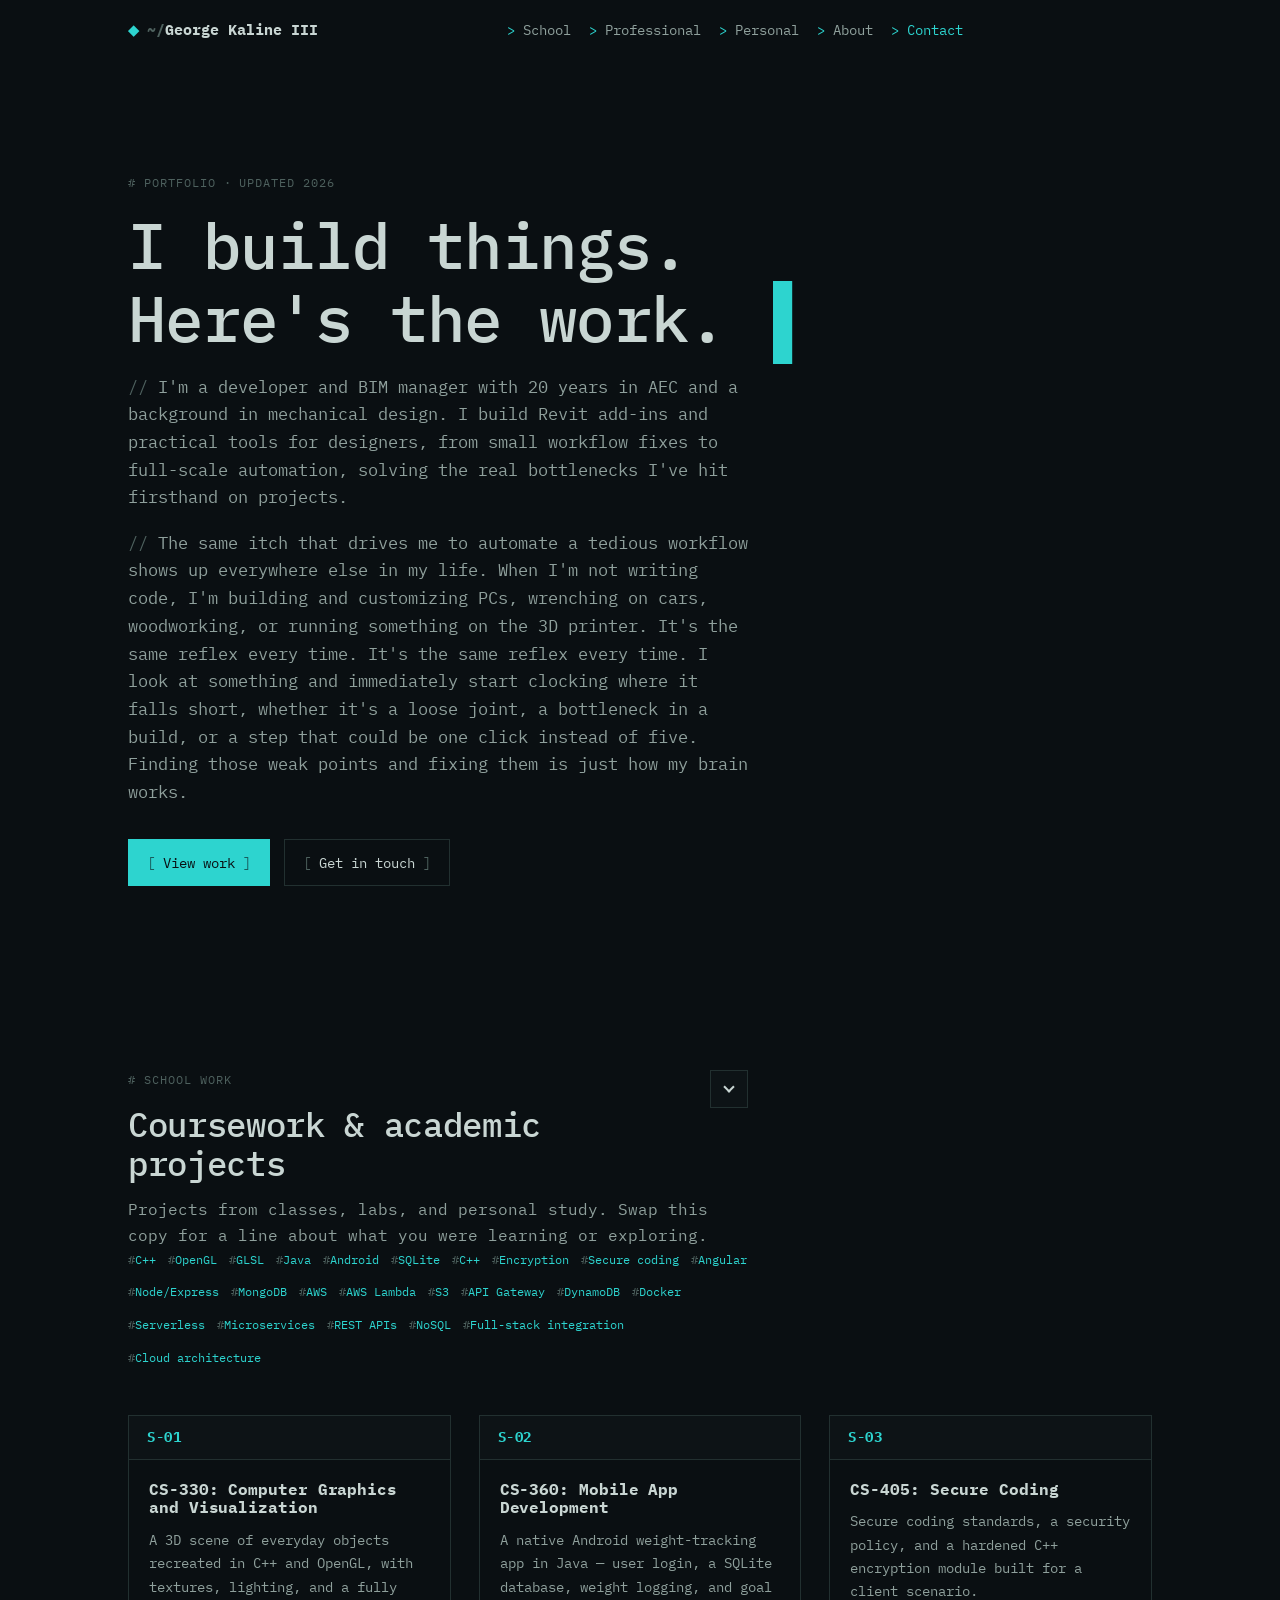
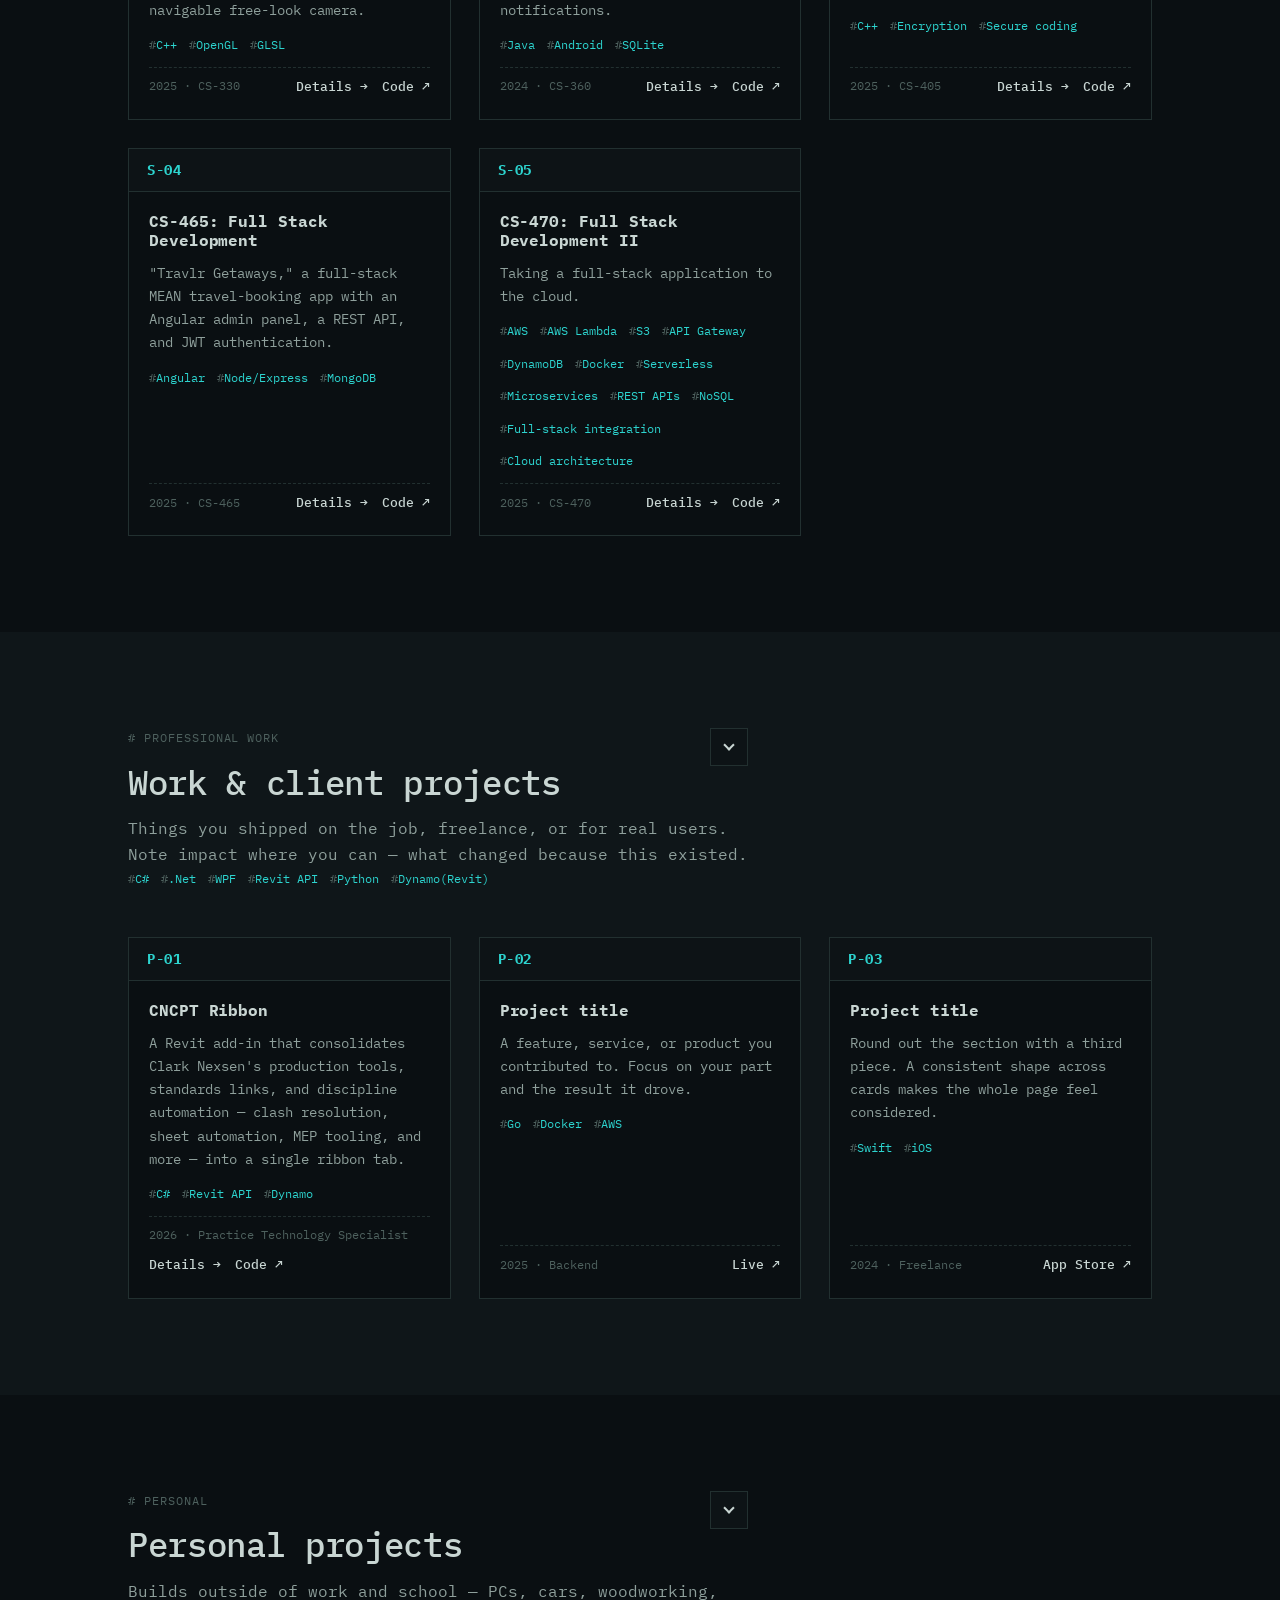
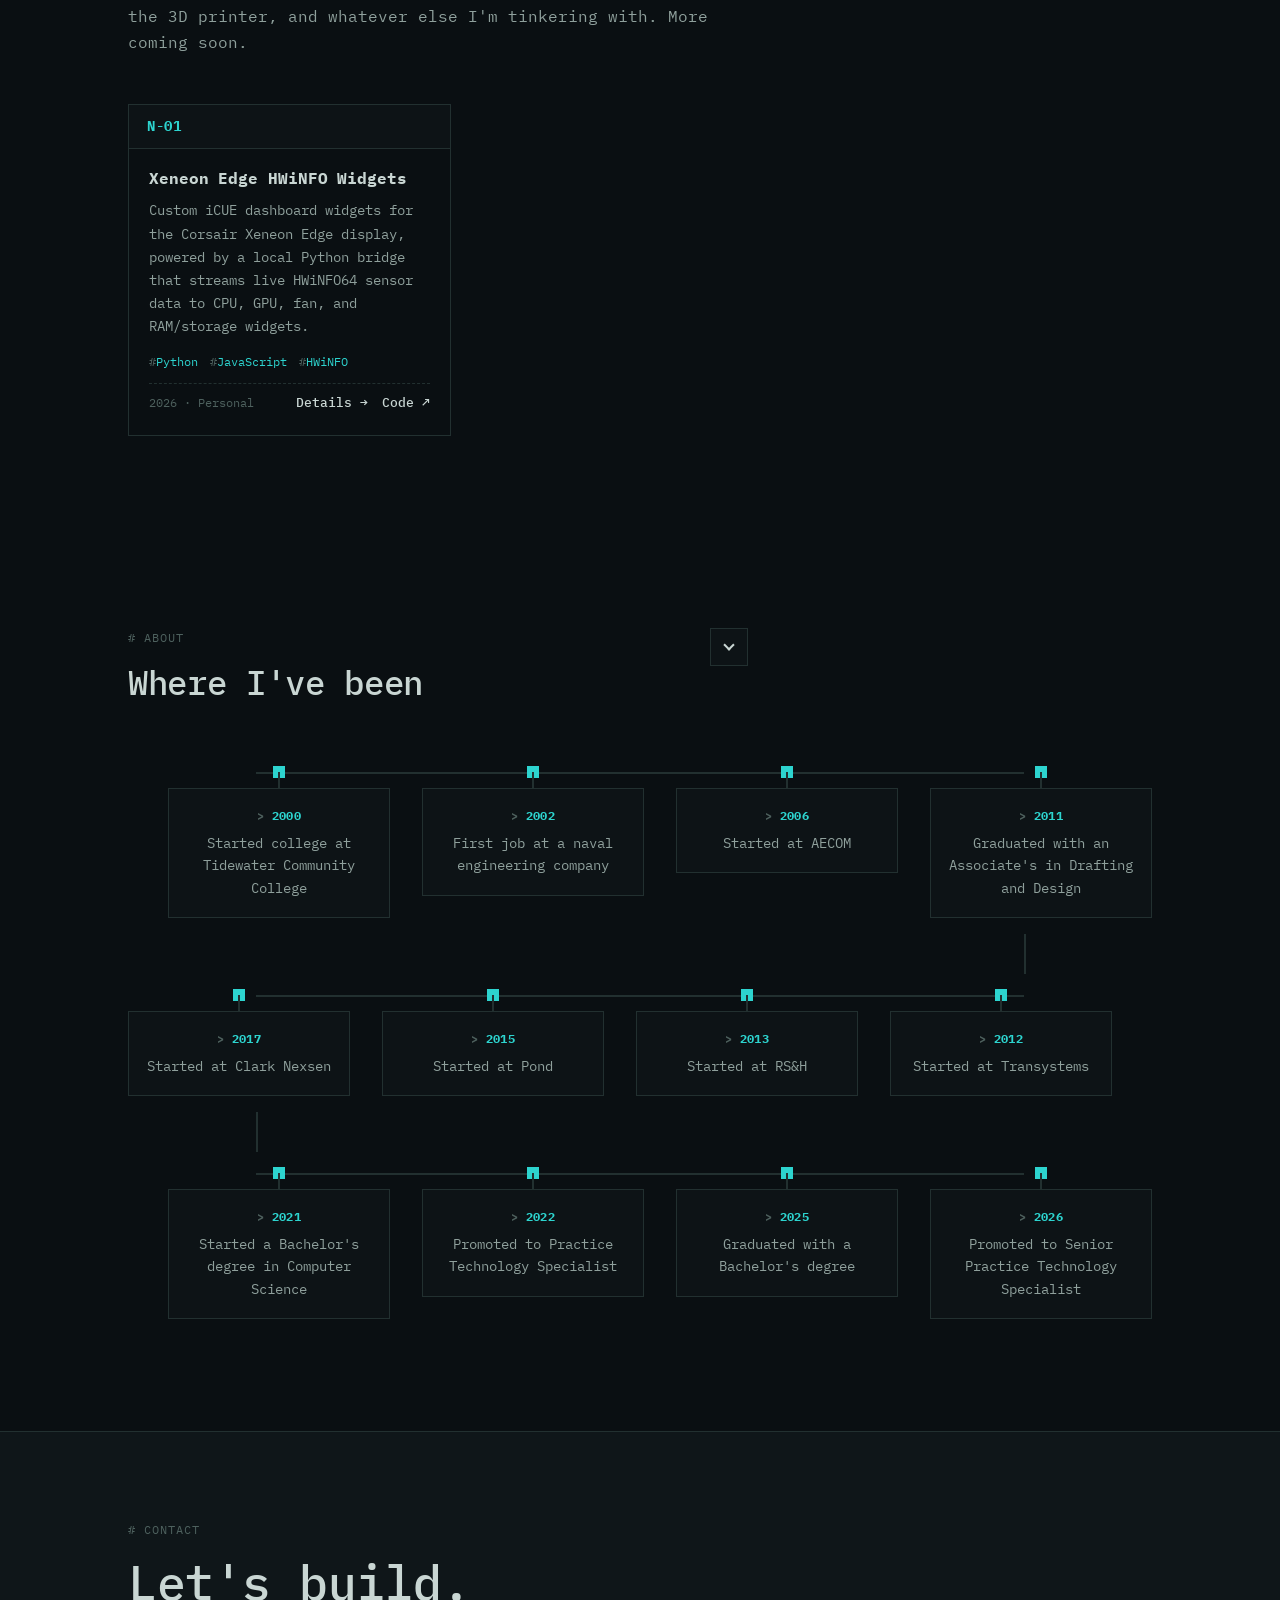
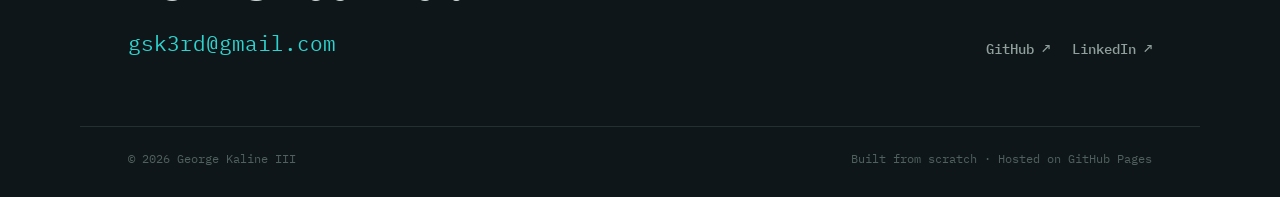
<file: index.html>
<!DOCTYPE html>
<html lang="en">
<head>
  <meta charset="UTF-8" />
  <meta name="viewport" content="width=device-width, initial-scale=1.0" />

  <!-- Marks that JS is available, so content-reveal animations can run.
       Without JS, content simply shows (see .js rules in style.css). -->
  <script>document.documentElement.classList.add("js");</script>

  <!-- ============================================================
       EDIT ME: page title + description (shows in browser tab &
       search results / link previews)
       ============================================================ -->
  <title>George Kaline III— Portfolio</title>
  <meta name="description" content="Projects and work by Your Name — a short one-line description of what you do." />

  <!-- Favicon (edit assets/favicon.svg to change the little tab icon) -->
  <link rel="icon" type="image/svg+xml" href="favicon.svg" />

  <!-- Font: IBM Plex Mono (everything) -->
  <link rel="preconnect" href="https://fonts.googleapis.com" />
  <link rel="preconnect" href="https://fonts.gstatic.com" crossorigin />
  <link href="https://fonts.googleapis.com/css2?family=IBM+Plex+Mono:wght@400;500;700&display=swap" rel="stylesheet" />

  <!-- Styles -->
  <link rel="stylesheet" href="style.css" />
</head>

<body>
  <!-- Skip link for keyboard / screen-reader users -->
  <a class="skip-link" href="#main">Skip to content</a>

  <!-- ============================================================
       HEADER / NAV
       ============================================================ -->
  <header class="site-header" id="siteHeader">
    <div class="wrap header-inner">
      <a href="#top" class="brand">
        <span class="brand-mark" aria-hidden="true">◆</span>
        <span class="brand-name">George Kaline III</span>
      </a>

      <nav class="nav" id="primaryNav" aria-label="Primary">
        <a href="#school" class="nav-link">School</a>
        <a href="#professional" class="nav-link">Professional</a>
        <a href="#personal" class="nav-link">Personal</a>
        <a href="#about" class="nav-link">About</a>
        <a href="#contact" class="nav-link nav-link--cta">Contact</a>
      </nav>

      <div class="header-actions">
        <button class="icon-btn menu-btn" id="menuToggle" type="button" aria-label="Open menu" aria-expanded="false" aria-controls="primaryNav">
          <span class="menu-bars" aria-hidden="true"><span></span><span></span><span></span></span>
        </button>
      </div>
    </div>
  </header>

  <main id="main">
    <!-- ============================================================
         HERO
         ============================================================ -->
    <section class="hero" id="top">
      <div class="wrap">
        <p class="eyebrow" data-reveal>Portfolio · Updated 2026</p>
        <h1 class="hero-title" data-reveal>
          I build things.<br />Here's the work.
        </h1>
        <p class="hero-lead" data-reveal>
          I'm a developer and BIM manager with 20 years in AEC and a background in mechanical design. I build Revit add-ins and practical tools for designers, from small workflow fixes to full-scale automation, solving the real bottlenecks I've hit firsthand on projects.
        </p>
        <p class="hero-lead" data-reveal> 
          The same itch that drives me to automate a tedious workflow shows up everywhere else in my life. When I'm not writing code, I'm building and customizing PCs, wrenching on cars, woodworking, or running something on the 3D printer. It's the same reflex every time. It's the same reflex every time. I look at something and immediately start clocking where it falls short, whether it's a loose joint, a bottleneck in a build, or a step that could be one click instead of five. Finding those weak points and fixing them is just how my brain works.
        </p>
        <div class="hero-actions" data-reveal>
          <a href="#professional" class="btn btn--primary">View work</a>
          <a href="#contact" class="btn btn--ghost">Get in touch</a>
        </div>
      </div>
    </section>

    <!-- ============================================================
         SCHOOL SECTION
         Duplicate a <article class="card"> block to add a project.
         Project IDs use S-01, S-02… (S = school).
         ============================================================ -->
    <section class="section" id="school">
      <div class="wrap">
        <header class="section-head" data-reveal>
          <div class="section-head-row">
            <div class="section-head-text">
              <p class="eyebrow">School work</p>
              <h2 class="section-title">Coursework &amp; academic projects</h2>
            </div>
            <button
              class="icon-btn section-toggle"
              type="button"
              aria-expanded="true"
              aria-controls="school-panel"
              aria-label="Collapse School work section"
              data-label="School work"
            >
              <span class="chevron" aria-hidden="true"></span>
            </button>
          </div>
          <p class="section-desc">
            Projects from classes, labs, and personal study. Swap this copy for
            a line about what you were learning or exploring.
          </p>
          <ul class="tags" aria-label="Tech used">
            <li>C++</li>
            <li>OpenGL</li>
            <li>GLSL</li>
            <li>Java</li>
            <li>Android</li>
            <li>SQLite</li>
            <li>C++</li>
            <li>Encryption</li>
            <li>Secure coding</li>
            <li>Angular</li>
            <li>Node/Express</li>
            <li>MongoDB</li>
            <li>AWS</li>
            <li>AWS Lambda</li>
            <li>S3</li>
            <li>API Gateway</li>
            <li>DynamoDB</li>
            <li>Docker</li>
            <li>Serverless</li>
            <li>Microservices</li>
            <li>REST APIs</li>
            <li>NoSQL</li>
            <li>Full-stack integration</li>
            <li>Cloud architecture</li>
          </ul>
        </header>

        <div class="section-panel" id="school-panel">
        <div class="section-panel-inner">
        <div class="grid">
          <!-- CARD (copy this whole <article> to add another project) -->

          <article class="card" data-reveal>
            <a class="card-cover card-cover--school" href="cs-330.html" aria-label="Open CS-330 project page">
              <span class="card-id">S-01</span>
            </a>
            <div class="card-body">
              <h3 class="card-title">CS-330: Computer Graphics and Visualization</h3>
              <p class="card-desc">
                A 3D scene of everyday objects recreated in C++ and OpenGL, with
                textures, lighting, and a fully navigable free-look camera.
              </p>
              <ul class="tags" aria-label="Tech used">
                <li>C++</li>
                <li>OpenGL</li>
                <li>GLSL</li>
              </ul>
              <div class="card-foot">
                <span class="card-meta">2025 · CS-330</span>
                <span class="card-links">
                  <a href="cs-330.html">Details →</a>
                  <a href="https://github.com/bmoreawesom3/CS330" target="_blank" rel="noopener">Code ↗</a>
                </span>
              </div>
            </div>
          </article>

          <article class="card" data-reveal>
            <a class="card-cover card-cover--school" href="cs-360.html" aria-label="Open CS-360 project page">
              <span class="card-id">S-02</span>
            </a>
            <div class="card-body">
              <h3 class="card-title">CS-360: Mobile App Development</h3>
              <p class="card-desc">
                A native Android weight-tracking app in Java — user login, a
                SQLite database, weight logging, and goal notifications.
              </p>
              <ul class="tags" aria-label="Tech used">
                <li>Java</li>
                <li>Android</li>
                <li>SQLite</li>
              </ul>
              <div class="card-foot">
                <span class="card-meta">2024 · CS-360</span>
                <span class="card-links">
                  <a href="cs-360.html">Details →</a>
                  <a href="https://github.com/bmoreawesom3/cs360" target="_blank" rel="noopener">Code ↗</a>
                </span>
              </div>
            </div>
          </article>
          
          <article class="card" data-reveal>
            <a class="card-cover card-cover--school" href="cs-405.html" aria-label="Open CS-405 project page">
              <span class="card-id">S-03</span>
            </a>
            <div class="card-body">
              <h3 class="card-title">CS-405: Secure Coding</h3>
              <p class="card-desc">
                Secure coding standards, a security policy, and a hardened C++
                encryption module built for a client scenario.
              </p>
              <ul class="tags" aria-label="Tech used">
                <li>C++</li>
                <li>Encryption</li>
                <li>Secure coding</li>
              </ul>
              <div class="card-foot">
                <span class="card-meta">2025 · CS-405</span>
                <span class="card-links">
                  <a href="cs-405.html">Details →</a>
                  <a href="https://github.com/bmoreawesom3/CS-405" target="_blank" rel="noopener">Code ↗</a>
                </span>
              </div>
            </div>
          </article>

          <article class="card" data-reveal>
            <a class="card-cover card-cover--school" href="cs-465.html" aria-label="Open CS-465 project page">
              <span class="card-id">S-04</span>
            </a>
            <div class="card-body">
              <h3 class="card-title">CS-465: Full Stack Development</h3>
              <p class="card-desc">
                "Travlr Getaways," a full-stack MEAN travel-booking app with an
                Angular admin panel, a REST API, and JWT authentication.
              </p>
              <ul class="tags" aria-label="Tech used">
                <li>Angular</li>
                <li>Node/Express</li>
                <li>MongoDB</li>
              </ul>
              <div class="card-foot">
                <span class="card-meta">2025 · CS-465</span>
                <span class="card-links">
                  <a href="cs-465.html">Details →</a>
                  <a href="https://github.com/bmoreawesom3/CS465/tree/module7" target="_blank" rel="noopener">Code ↗</a>
                </span>
              </div>
            </div>
          </article>

          <article class="card" data-reveal>
            <a class="card-cover card-cover--school" href="cs-470.html" aria-label="Open CS-470 project page">
              <span class="card-id">S-05</span>
            </a>
            <div class="card-body">
              <h3 class="card-title">CS-470: Full Stack Development II</h3>
              <p class="card-desc">
                Taking a full-stack application to the cloud.
              </p>
              <ul class="tags" aria-label="Tech used">
                <li>AWS</li>
                <li>AWS Lambda</li>
                <li>S3</li>
                <li>API Gateway</li>
                <li>DynamoDB</li>
                <li>Docker</li>
                <li>Serverless</li>
                <li>Microservices</li>
                <li>REST APIs</li>
                <li>NoSQL</li>
                <li>Full-stack integration</li>
                <li>Cloud architecture</li>
              </ul>
              <div class="card-foot">
                <span class="card-meta">2025 · CS-470</span>
                <span class="card-links">
                  <a href="cs-470.html">Details →</a>
                  <a href="https://github.com/bmoreawesom3/CS470" target="_blank" rel="noopener">Code ↗</a>
                </span>
              </div>
            </div>
          </article>
        </div>
        </div>
        </div>
      </div>
    </section>

    <!-- ============================================================
         PROFESSIONAL SECTION
         Project IDs use P-01, P-02… (P = professional).
         ============================================================ -->
    <section class="section section--alt" id="professional">
      <div class="wrap">
        <header class="section-head" data-reveal>
          <div class="section-head-row">
            <div class="section-head-text">
              <p class="eyebrow">Professional work</p>
              <h2 class="section-title">Work &amp; client projects</h2>
            </div>
            <button
              class="icon-btn section-toggle"
              type="button"
              aria-expanded="true"
              aria-controls="professional-panel"
              aria-label="Collapse Professional work section"
              data-label="Professional work"
            >
              <span class="chevron" aria-hidden="true"></span>
            </button>
          </div>
          <p class="section-desc">
            Things you shipped on the job, freelance, or for real users. Note
            impact where you can — what changed because this existed.
          </p>
            <ul class="tags" aria-label="Tech used">
              <li>C#</li>
              <li>.Net</li>
              <li>WPF</li>
              <li>Revit API</li>
              <li>Python</li>
              <li>Dynamo(Revit)</li>
            </ul>
        </header>

        <div class="section-panel" id="professional-panel">
        <div class="section-panel-inner">
        <div class="grid">
          <article class="card" data-reveal>
            <a class="card-cover card-cover--pro" href="cncpt-ribbon.html" aria-label="Open CNCPT Ribbon project page">
              <span class="card-id">P-01</span>
            </a>
            <div class="card-body">
              <h3 class="card-title">CNCPT Ribbon</h3>
              <p class="card-desc">
                A Revit add-in that consolidates Clark Nexsen's production
                tools, standards links, and discipline automation — clash
                resolution, sheet automation, MEP tooling, and more — into a
                single ribbon tab.
              </p>
              <ul class="tags" aria-label="Tech used">
                <li>C#</li>
                <li>Revit API</li>
                <li>Dynamo</li>
              </ul>
              <div class="card-foot">
                <span class="card-meta">2026 · Practice Technology Specialist</span>
                <span class="card-links">
                  <a href="cncpt-ribbon.html">Details →</a>
                  <a href="https://github.com/bmoreawesom3/Revit-Addin" target="_blank" rel="noopener">Code ↗</a>
                </span>
              </div>
            </div>
          </article>

          <article class="card" data-reveal>
            <a class="card-cover card-cover--pro" href="#" aria-label="Open project">
              <span class="card-id">P-02</span>
            </a>
            <div class="card-body">
              <h3 class="card-title">Project title</h3>
              <p class="card-desc">
                A feature, service, or product you contributed to. Focus on your
                part and the result it drove.
              </p>
              <ul class="tags" aria-label="Tech used">
                <li>Go</li>
                <li>Docker</li>
                <li>AWS</li>
              </ul>
              <div class="card-foot">
                <span class="card-meta">2025 · Backend</span>
                <span class="card-links">
                  <a href="#">Live ↗</a>
                </span>
              </div>
            </div>
          </article>

          <article class="card" data-reveal>
            <a class="card-cover card-cover--pro" href="#" aria-label="Open project">
              <span class="card-id">P-03</span>
            </a>
            <div class="card-body">
              <h3 class="card-title">Project title</h3>
              <p class="card-desc">
                Round out the section with a third piece. A consistent shape
                across cards makes the whole page feel considered.
              </p>
              <ul class="tags" aria-label="Tech used">
                <li>Swift</li>
                <li>iOS</li>
              </ul>
              <div class="card-foot">
                <span class="card-meta">2024 · Freelance</span>
                <span class="card-links">
                  <a href="#">App Store ↗</a>
                </span>
              </div>
            </div>
          </article>
        </div>
        </div>
        </div>
      </div>
    </section>

    <!-- ============================================================
         PERSONAL SECTION
         Project IDs use N-01, N-02… (N = personal). More to come.
         ============================================================ -->
    <section class="section" id="personal">
      <div class="wrap">
        <header class="section-head" data-reveal>
          <div class="section-head-row">
            <div class="section-head-text">
              <p class="eyebrow">Personal</p>
              <h2 class="section-title">Personal projects</h2>
            </div>
            <button
              class="icon-btn section-toggle"
              type="button"
              aria-expanded="true"
              aria-controls="personal-panel"
              aria-label="Collapse Personal section"
              data-label="Personal"
            >
              <span class="chevron" aria-hidden="true"></span>
            </button>
          </div>
          <p class="section-desc">
            Builds outside of work and school — PCs, cars, woodworking, the 3D
            printer, and whatever else I'm tinkering with. More coming soon.
          </p>
        </header>

        <div class="section-panel" id="personal-panel">
        <div class="section-panel-inner">
        <div class="grid">
          <article class="card" data-reveal>
            <a class="card-cover card-cover--pro" href="corsair-hw-widget.html" aria-label="Open Xeneon Edge HWiNFO Widgets project page">
              <span class="card-id">N-01</span>
            </a>
            <div class="card-body">
              <h3 class="card-title">Xeneon Edge HWiNFO Widgets</h3>
              <p class="card-desc">
                Custom iCUE dashboard widgets for the Corsair Xeneon Edge
                display, powered by a local Python bridge that streams live
                HWiNFO64 sensor data to CPU, GPU, fan, and RAM/storage widgets.
              </p>
              <ul class="tags" aria-label="Tech used">
                <li>Python</li>
                <li>JavaScript</li>
                <li>HWiNFO</li>
              </ul>
              <div class="card-foot">
                <span class="card-meta">2026 · Personal</span>
                <span class="card-links">
                  <a href="corsair-hw-widget.html">Details →</a>
                  <a href="https://github.com/bmoreawesom3/corsair_HW_widget" target="_blank" rel="noopener">Code ↗</a>
                </span>
              </div>
            </div>
          </article>
        </div>
        </div>
        </div>
      </div>
    </section>

    <!-- ============================================================
         ABOUT
         ============================================================ -->
    <section class="section" id="about">
      <div class="wrap about">
        <header class="section-head" data-reveal>
          <div class="section-head-row">
            <div class="section-head-text">
              <p class="eyebrow">About</p>
              <h2 class="section-title">Where I've been</h2>
            </div>
            <button
              class="icon-btn section-toggle"
              type="button"
              aria-expanded="true"
              aria-controls="about-panel"
              aria-label="Collapse About section"
              data-label="About"
            >
              <span class="chevron" aria-hidden="true"></span>
            </button>
          </div>
        </header>

        <div class="section-panel" id="about-panel">
        <div class="section-panel-inner">
        <div class="timeline-snake">
          <ol class="timeline-row" data-reveal>
            <li class="timeline-item">
              <span class="timeline-dot" aria-hidden="true"></span>
              <div class="timeline-body">
                <p class="timeline-year">2000</p>
                <p class="timeline-label">Started college at Tidewater Community College</p>
              </div>
            </li>
            <li class="timeline-item">
              <span class="timeline-dot" aria-hidden="true"></span>
              <div class="timeline-body">
                <p class="timeline-year">2002</p>
                <p class="timeline-label">First job at a naval engineering company</p>
              </div>
            </li>
            <li class="timeline-item">
              <span class="timeline-dot" aria-hidden="true"></span>
              <div class="timeline-body">
                <p class="timeline-year">2006</p>
                <p class="timeline-label">Started at AECOM</p>
              </div>
            </li>
            <li class="timeline-item">
              <span class="timeline-dot" aria-hidden="true"></span>
              <div class="timeline-body">
                <p class="timeline-year">2011</p>
                <p class="timeline-label">Graduated with an Associate's in Drafting and Design</p>
              </div>
            </li>
          </ol>

          <div class="timeline-turn timeline-turn--right" aria-hidden="true"></div>

          <ol class="timeline-row timeline-row--reverse" data-reveal>
            <li class="timeline-item">
              <span class="timeline-dot" aria-hidden="true"></span>
              <div class="timeline-body">
                <p class="timeline-year">2012</p>
                <p class="timeline-label">Started at Transystems</p>
              </div>
            </li>
            <li class="timeline-item">
              <span class="timeline-dot" aria-hidden="true"></span>
              <div class="timeline-body">
                <p class="timeline-year">2013</p>
                <p class="timeline-label">Started at RS&H</p>
              </div>
            </li>
            <li class="timeline-item">
              <span class="timeline-dot" aria-hidden="true"></span>
              <div class="timeline-body">
                <p class="timeline-year">2015</p>
                <p class="timeline-label">Started at Pond</p>
              </div>
            </li>
            <li class="timeline-item">
              <span class="timeline-dot" aria-hidden="true"></span>
              <div class="timeline-body">
                <p class="timeline-year">2017</p>
                <p class="timeline-label">Started at Clark Nexsen</p>
              </div>
            </li>
          </ol>

          <div class="timeline-turn timeline-turn--left" aria-hidden="true"></div>

          <ol class="timeline-row" data-reveal>
            <li class="timeline-item">
              <span class="timeline-dot" aria-hidden="true"></span>
              <div class="timeline-body">
                <p class="timeline-year">2021</p>
                <p class="timeline-label">Started a Bachelor's degree in Computer Science</p>
              </div>
            </li>
            <li class="timeline-item">
              <span class="timeline-dot" aria-hidden="true"></span>
              <div class="timeline-body">
                <p class="timeline-year">2022</p>
                <p class="timeline-label">Promoted to Practice Technology Specialist</p>
              </div>
            </li>
            <li class="timeline-item">
              <span class="timeline-dot" aria-hidden="true"></span>
              <div class="timeline-body">
                <p class="timeline-year">2025</p>
                <p class="timeline-label">Graduated with a Bachelor's degree</p>
              </div>
            </li>
            <li class="timeline-item">
              <span class="timeline-dot" aria-hidden="true"></span>
              <div class="timeline-body">
                <p class="timeline-year">2026</p>
                <p class="timeline-label">Promoted to Senior Practice Technology Specialist</p>
              </div>
            </li>
          </ol>
        </div>
        </div>
        </div>
      </div>
    </section>
  </main>

  <!-- ============================================================
       CONTACT / FOOTER
       ============================================================ -->
  <footer class="site-footer" id="contact">
    <div class="wrap footer-inner">
      <div class="footer-cta" data-reveal>
        <p class="eyebrow">Contact</p>
        <h2 class="footer-title">Let's build.</h2>
        <a href="mailto:you@example.com" class="footer-email">gsk3rd@gmail.com</a>
      </div>
      <ul class="footer-links" aria-label="Elsewhere">
        <li><a href="#">GitHub ↗</a></li>
        <li><a href="https://www.linkedin.com/in/george-kaline/">LinkedIn ↗</a></li>
        <!-- <li><a href="#">Résumé ↗</a></li> -->
      </ul>
    </div>
    <div class="wrap footer-colophon">
      <span>© <span id="year">2026</span> George Kaline III</span>
      <span class="mono">Built from scratch · Hosted on GitHub Pages</span>
    </div>
  </footer>

  <script src="main.js"></script>
</body>
</html>
</file>
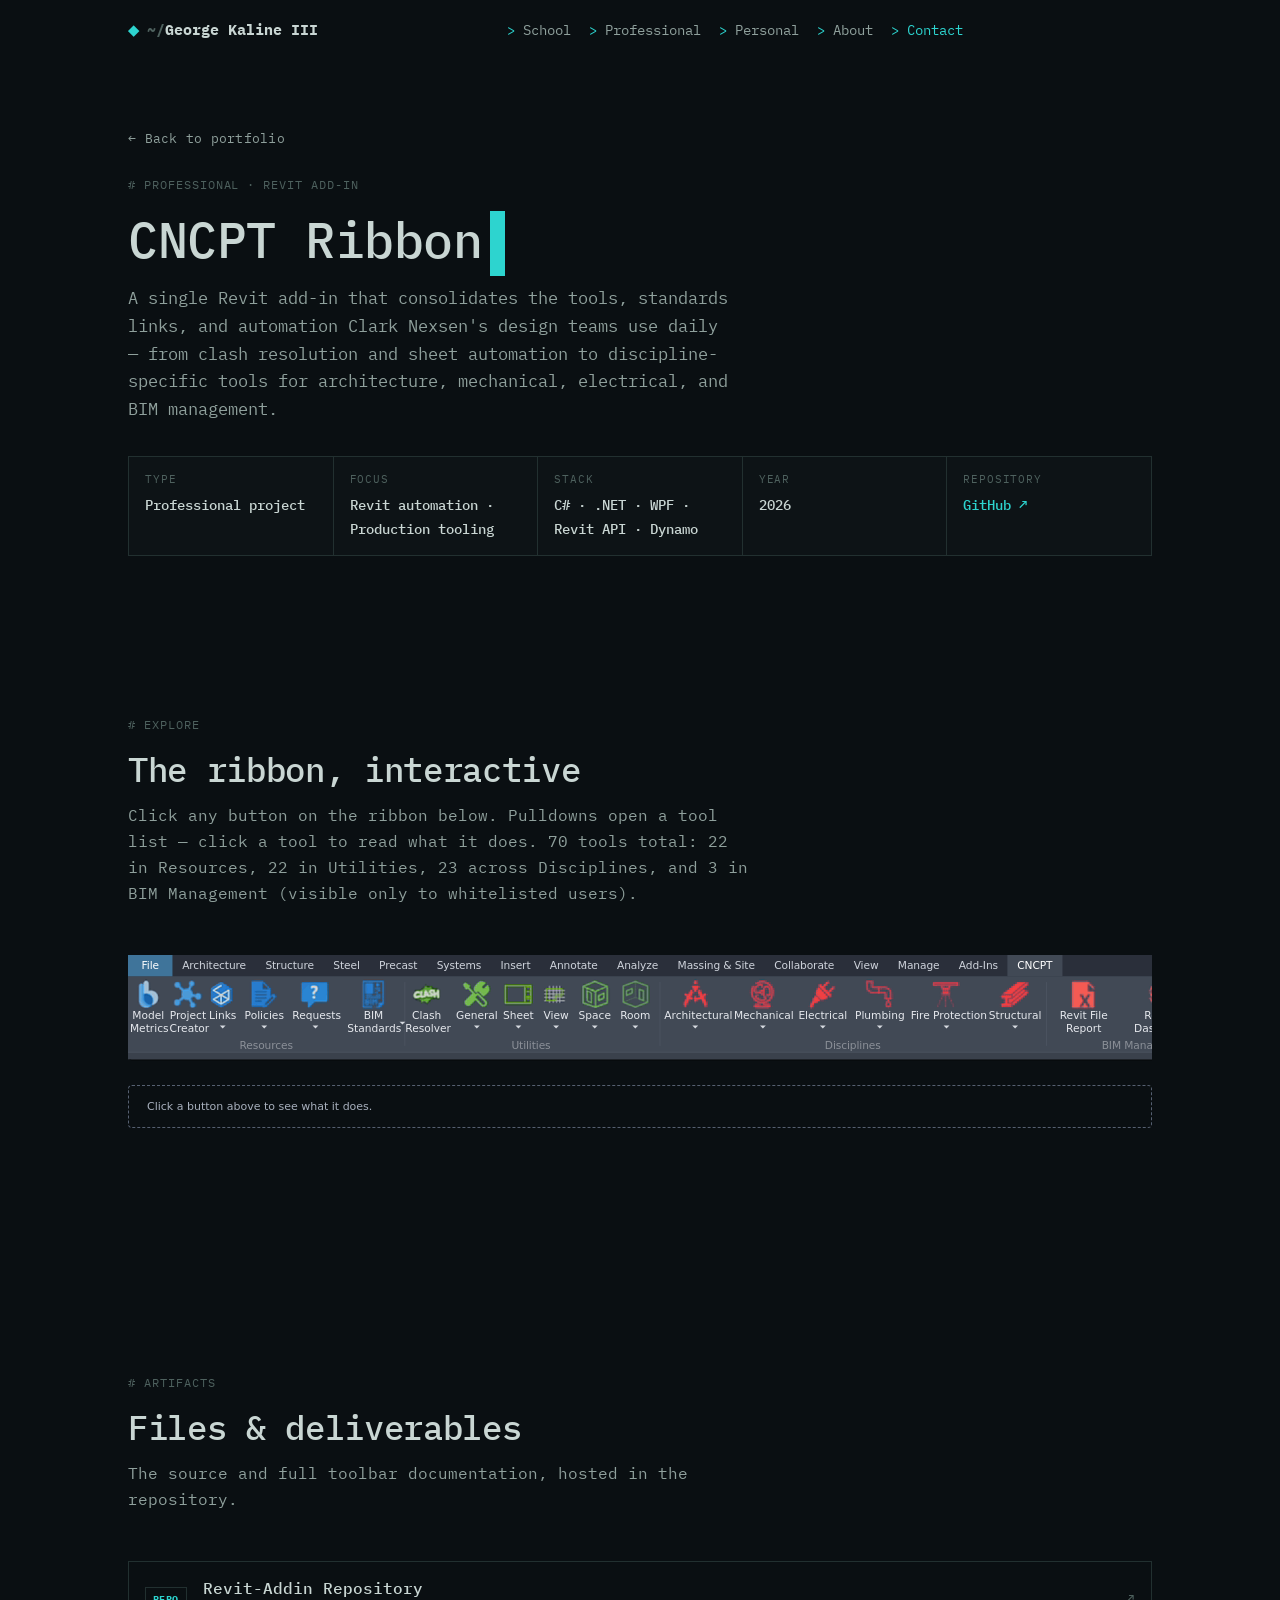
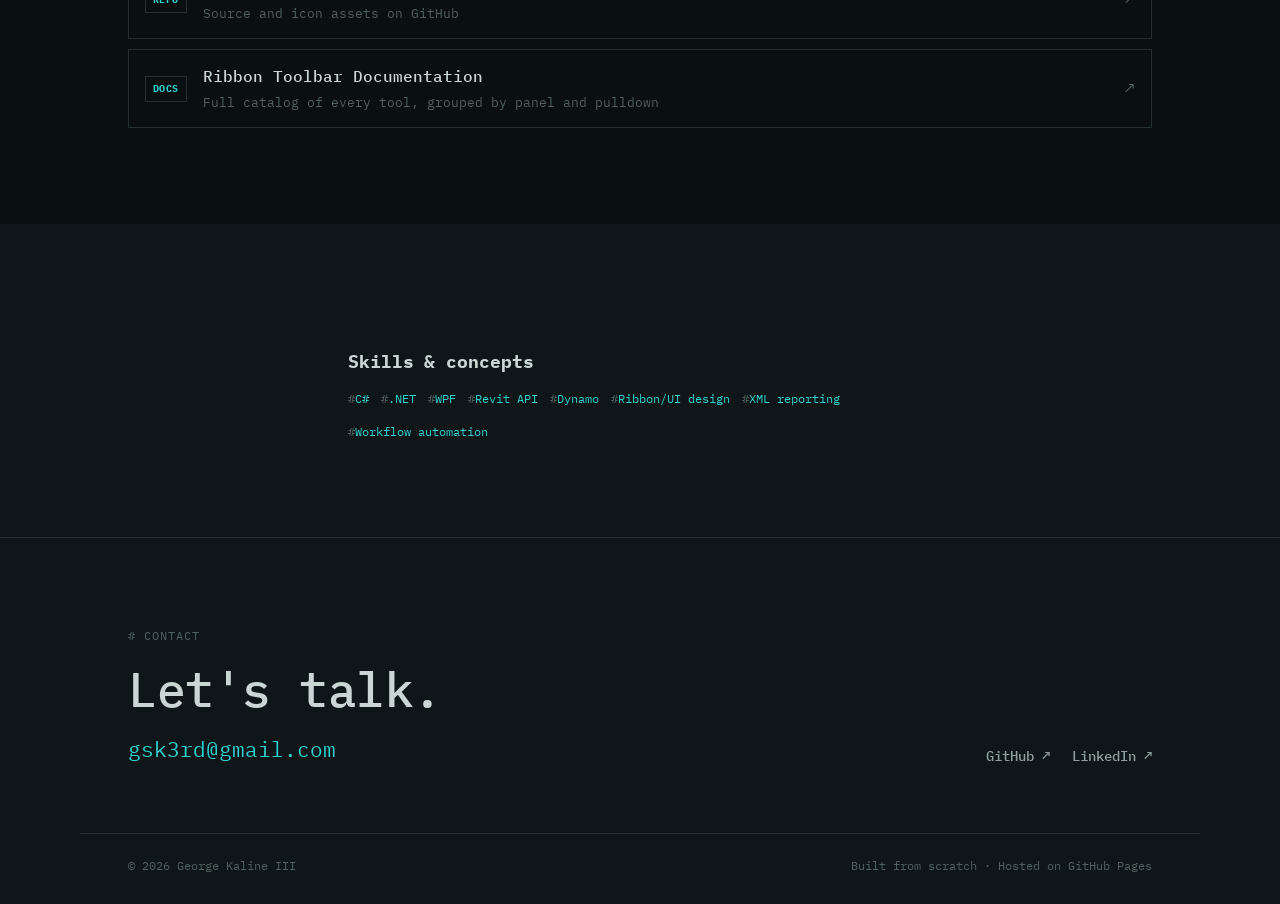
<file: cncpt-ribbon.html>
<!DOCTYPE html>
<html lang="en">
<head>
  <meta charset="UTF-8" />
  <meta name="viewport" content="width=device-width, initial-scale=1.0" />
  <title>CNCPT Ribbon — George Kaline III</title>
  <meta name="description" content="A Revit add-in that consolidates Clark Nexsen's production tools, standards links, and discipline automation into a single CNCPT ribbon tab." />

  <!-- Favicon and shared assets -->
  <link rel="icon" type="image/svg+xml" href="favicon.svg" />

  <link rel="preconnect" href="https://fonts.googleapis.com" />
  <link rel="preconnect" href="https://fonts.gstatic.com" crossorigin />
  <link href="https://fonts.googleapis.com/css2?family=IBM+Plex+Mono:wght@400;500;700&display=swap" rel="stylesheet" />

  <link rel="stylesheet" href="style.css" />

  <!-- Scoped styles for the interactive ribbon (added) -->
  <style>
    .rb-scroll { overflow-x: auto; padding-bottom: 8px; }
    .rb-sizer { position: relative; }
    .rb-ribbon {
      position: absolute; left: 0; top: 0; width: 1159px; height: 108px;
      background: #414955; transform-origin: 0 0; border-radius: 4px; box-shadow: 0 0 0 1px #000;
      font: 11px "Segoe UI", system-ui, -apple-system, "Helvetica Neue", Arial, sans-serif;
      letter-spacing: -0.1px; user-select: none; -webkit-user-select: none;
    }
    .rb-tabs { position: absolute; left: 0; top: 0; right: 0; height: 22px; background: #2a2f3a; display: flex; }
    .rb-tab { padding: 0 10px; line-height: 22px; color: #cfd4dc; white-space: nowrap; font-size: 11px; }
    .rb-tab.rb-file { background: #3f749a; color: #fff; padding: 0 14px; }
    .rb-tab.rb-active { background: #414955; color: #fff; }

    .rb-sep { position: absolute; top: 28px; height: 66px; width: 1px; background: #4b5360; }
    .rb-panel-label { position: absolute; top: 87px; text-align: center; color: #8b9098; font-size: 11px; line-height: 14px; transform: translateX(-50%); white-space: nowrap; }
    .rb-panel-line { position: absolute; left: 0; right: 0; top: 100px; height: 8px; background: #3a414c; border-top: 1px solid #4d5562; }

    .rb-btn {
      position: absolute; top: 24px; height: 62px; padding: 0;
      background: transparent; border: 1px solid transparent; border-radius: 2px;
      color: #e6e9ee; font: inherit; cursor: pointer; text-align: center;
      transition: background .1s, border-color .1s;
    }
    .rb-btn:hover { background: rgba(255,255,255,.09); border-color: rgba(255,255,255,.16); }
    .rb-btn.rb-active { background: rgba(255,255,255,.17); border-color: rgba(255,255,255,.28); }
    .rb-btn:focus-visible { outline: 2px solid #3b8eea; outline-offset: 0; }
    .rb-btn .rb-ic { position: absolute; left: 50%; top: -2px; width: 36px; height: 36px; margin-left: -18px; pointer-events: none; }
    .rb-btn .rb-lbl { position: absolute; left: 0; right: 0; top: 31px; line-height: 14px; white-space: nowrap; pointer-events: none; }
    .rb-btn .rb-arrow { position: absolute; left: 50%; margin-left: -3px; top: 48px; width: 0; height: 0; border: 3px solid transparent; border-top: 3.5px solid #d6dae0; border-bottom: 0; pointer-events: none; }
    .rb-btn .rb-arrow.rb-side { left: auto; right: -6px; top: 44px; margin: 0; }

    .rb-menu {
      position: absolute; z-index: 50; display: flex;
      background: #3a414d; border: 1px solid #566071;
      box-shadow: 0 12px 30px rgba(0,0,0,.6); border-radius: 3px;
      width: min(640px, calc(100vw - 16px));
      font: 11px "Segoe UI", system-ui, -apple-system, "Helvetica Neue", Arial, sans-serif;
    }
    .rb-menu-list { flex: 0 0 310px; max-height: 460px; overflow-y: auto; padding: 4px 0; border-right: 1px solid #566071; }
    .rb-menu-list button {
      display: flex; align-items: center; gap: 10px; width: 100%; text-align: left;
      background: none; border: 0; color: #e9ecf0;
      padding: 5px 14px 5px 10px; min-height: 34px; font: inherit; font-size: .9rem; cursor: pointer;
    }
    .rb-menu-list button img { flex: 0 0 26px; width: 26px; height: 26px; object-fit: contain; }
    .rb-menu-list button:hover { background: rgba(255,255,255,.09); }
    .rb-menu-list button.rb-sel { background: #3b8eea; color: #fff; }
    .rb-menu-detail { flex: 1; padding: 16px 18px; background: #2c313b; max-height: 460px; overflow-y: auto; }
    .rb-menu-detail .rb-head { display: flex; align-items: center; gap: 12px; margin-bottom: 10px; }
    .rb-menu-detail .rb-head img { width: 40px; height: 40px; object-fit: contain; flex: 0 0 40px; }
    .rb-menu-detail h3 { margin: 0; font-size: 1rem; font-weight: 600; line-height: 1.3; color: #e9ecf0; }
    .rb-menu-detail p { margin: 0; color: #a8b0bd; font-size: .92rem; line-height: 1.55; }
    .rb-menu-detail .rb-empty { font-style: italic; }
    .rb-menu-detail .rb-shot { max-width: 100%; border-radius: 3px; margin-top: 12px; }

    .rb-card-wrap {
      margin-top: 18px; min-height: 96px;
      font: 11px "Segoe UI", system-ui, -apple-system, "Helvetica Neue", Arial, sans-serif;
    }
    .rb-card { background: #3a414d; border: 1px solid #566071; border-radius: 4px; padding: 14px 18px; display: flex; gap: 14px; align-items: flex-start; }
    .rb-card img { width: 40px; height: 40px; flex: 0 0 40px; }
    .rb-card h3 { margin: 0 0 6px; font-size: 1rem; font-weight: 600; color: #e9ecf0; }
    .rb-card p { margin: 0; color: #a8b0bd; line-height: 1.55; font-size: .92rem; }
    .rb-card.rb-idle { background: transparent; border-style: dashed; color: #a8b0bd; display: block; }

    @media (max-width: 640px) {
      .rb-menu { flex-direction: column; }
      .rb-menu-list { flex: none; max-height: 230px; border-right: 0; border-bottom: 1px solid #566071; }
      .rb-menu-detail { max-height: 190px; }
    }
  </style>
</head>
<body>
  <a class="skip-link" href="#main">Skip to content</a>

  <header class="site-header" id="siteHeader">
    <div class="wrap header-inner">
      <a href="index.html" class="brand">
        <span class="brand-mark" aria-hidden="true">◆</span>
        <span class="brand-name">George Kaline III</span>
      </a>
      <nav class="nav" id="primaryNav" aria-label="Primary">
        <a href="index.html#school" class="nav-link">School</a>
        <a href="index.html#professional" class="nav-link">Professional</a>
        <a href="index.html#personal" class="nav-link">Personal</a>
        <a href="index.html#about" class="nav-link">About</a>
        <a href="index.html#contact" class="nav-link nav-link--cta">Contact</a>
      </nav>
      <div class="header-actions">
        <button class="icon-btn menu-btn" id="menuToggle" type="button" aria-label="Open menu" aria-expanded="false" aria-controls="primaryNav">
          <span class="menu-bars" aria-hidden="true"><span></span><span></span><span></span></span>
        </button>
      </div>
    </div>
  </header>

  <main id="main">
    <!-- HERO -->
    <section class="detail-hero" id="top">
      <div class="wrap">
        <a href="index.html#professional" class="back-link" data-reveal>← Back to portfolio</a>
        <p class="eyebrow" data-reveal>Professional · Revit add-in</p>
        <h1 class="hero-title" data-reveal>CNCPT Ribbon</h1>
        <p class="detail-lead" data-reveal>
          A single Revit add-in that consolidates the tools, standards links,
          and automation Clark Nexsen's design teams use daily — from clash
          resolution and sheet automation to discipline-specific tools for
          architecture, mechanical, electrical, and BIM management.
        </p>

        <dl class="detail-meta" data-reveal>
          <div><dt>Type</dt><dd>Professional project</dd></div>
          <div><dt>Focus</dt><dd>Revit automation · Production tooling</dd></div>
          <div><dt>Stack</dt><dd>C# · .NET · WPF · Revit API · Dynamo</dd></div>
          <div><dt>Year</dt><dd>2026</dd></div>
          <div><dt>Repository</dt><dd><a href="https://github.com/bmoreawesom3/Revit-Addin" target="_blank" rel="noopener">GitHub ↗</a></dd></div>
        </dl>
      </div>
    </section>

    <!-- INTERACTIVE RIBBON -->
    <section class="section">
      <div class="wrap">
        <header class="section-head" data-reveal>
          <p class="eyebrow">Explore</p>
          <h2 class="section-title">The ribbon, interactive</h2>
          <p class="section-desc">
            Click any button on the ribbon below. Pulldowns open a tool list —
            click a tool to read what it does. 70 tools total: 22 in Resources,
            22 in Utilities, 23 across Disciplines, and 3 in BIM Management
            (visible only to whitelisted users).
          </p>
        </header>

        <div class="rb-scroll" id="rbScroll" data-reveal>
          <div class="rb-sizer" id="rbSizer">
            <div class="rb-ribbon" id="rbRibbon" role="toolbar" aria-label="CNCPT add-in ribbon"></div>
          </div>
        </div>

        <div class="rb-card-wrap" id="rbCardWrap"></div>
      </div>
    </section>

    <!-- ARTIFACTS -->
    <section class="section">
      <div class="wrap">
        <header class="section-head" data-reveal>
          <p class="eyebrow">Artifacts</p>
          <h2 class="section-title">Files &amp; deliverables</h2>
          <p class="section-desc">The source and full toolbar documentation, hosted in the repository.</p>
        </header>

        <div class="artifacts">
          <a class="artifact" data-reveal href="https://github.com/bmoreawesom3/Revit-Addin" target="_blank" rel="noopener">
            <span class="artifact-type">REPO</span>
            <span><span class="artifact-name">Revit-Addin Repository</span><span class="artifact-note">Source and icon assets on GitHub</span></span>
            <span class="arrow" aria-hidden="true">↗</span>
          </a>
          <a class="artifact" data-reveal href="https://github.com/bmoreawesom3/Revit-Addin#readme" target="_blank" rel="noopener">
            <span class="artifact-type">DOCS</span>
            <span><span class="artifact-name">Ribbon Toolbar Documentation</span><span class="artifact-note">Full catalog of every tool, grouped by panel and pulldown</span></span>
            <span class="arrow" aria-hidden="true">↗</span>
          </a>
        </div>
      </div>
    </section>

    <!-- SKILLS -->
    <section class="section section--alt">
      <div class="wrap prose" data-reveal>
        <h3>Skills &amp; concepts</h3>
        <ul class="tags" aria-label="Skills" style="margin-top:1rem;">
          <li>C#</li>
          <li>.NET</li>
          <li>WPF</li>
          <li>Revit API</li>
          <li>Dynamo</li>
          <li>Ribbon/UI design</li>
          <li>XML reporting</li>
          <li>Workflow automation</li>
        </ul>
      </div>
    </section>
  </main>

  <!-- FOOTER (same as home) -->
  <footer class="site-footer" id="contact">
    <div class="wrap footer-inner">
      <div class="footer-cta" data-reveal>
        <p class="eyebrow">Contact</p>
        <h2 class="footer-title">Let's talk.</h2>
        <a href="mailto:gsk3rd@gmail.com" class="footer-email">gsk3rd@gmail.com</a>
      </div>
      <ul class="footer-links" aria-label="Elsewhere">
        <li><a href="https://github.com/bmoreawesom3" target="_blank" rel="noopener">GitHub ↗</a></li>
        <li><a href="https://www.linkedin.com/in/george-kaline/">LinkedIn ↗</a></li>
      </ul>
    </div>
    <div class="wrap footer-colophon">
      <span>© <span id="year">2026</span> George Kaline III</span>
      <span class="mono">Built from scratch · Hosted on GitHub Pages</span>
    </div>
  </footer>

  <script src="main.js"></script>
  <script src="ribbon-icons.js"></script>
  <script>
  /* Interactive ribbon — drawn as real HTML/CSS (not a screenshot), so the add-in icons stay
     crisp at any size. Icons were cropped from the live add-in (ribbon-icons.js); tool
     descriptions are sourced from the Revit-Addin repo README
     (github.com/bmoreawesom3/Revit-Addin#readme). */
  (function () {
    const DESIGN_W = 1159, DESIGN_H = 108;
    const TABS = ["File","Architecture","Structure","Steel","Precast","Systems","Insert","Annotate","Analyze","Massing & Site","Collaborate","View","Manage","Add-Ins","CNCPT"];
    const PANELS = [
      { name: "Resources",      cx: 143,  sepAfter: 286 },
      { name: "Utilities",      cx: 417,  sepAfter: 550 },
      { name: "Disciplines",    cx: 750,  sepAfter: 950 },
      { name: "BIM Management", cx: 1055, sepAfter: null },
    ];
    const LAYOUT = {
      "Model Metrics":     { x: 21,   w: 40, lines: ["Model", "Metrics"] },
      "Project Creator":   { x: 62,   w: 40, lines: ["Project", "Creator"] },
      "Links":             { x: 98,   w: 36 },
      "Policies":          { x: 141,  w: 44 },
      "Requests":          { x: 194,  w: 50 },
      "BIM Standards":     { x: 254,  w: 56, lines: ["BIM", "Standards"], side: true },
      "Clash Resolver":    { x: 309,  w: 46, lines: ["Clash", "Resolver"] },
      "General":           { x: 361,  w: 50 },
      "Sheet":             { x: 404,  w: 40 },
      "View":              { x: 443,  w: 36 },
      "Space":             { x: 483,  w: 44 },
      "Room":              { x: 525,  w: 40 },
      "Architectural":     { x: 587,  w: 66 },
      "Mechanical":        { x: 657,  w: 62 },
      "Electrical":        { x: 719,  w: 54 },
      "Plumbing":          { x: 778,  w: 56 },
      "Fire Protection":   { x: 847,  w: 76 },
      "Structural":        { x: 918,  w: 60 },
      "Revit File Report": { x: 989,  w: 60, lines: ["Revit File", "Report"] },
      "Report Dashboard":  { x: 1070, w: 60, lines: ["Report", "Dashboard"] },
      "Gemini":            { x: 1131, w: 36 },
    };

    const BUTTONS = [
      // ---------- Resources ----------
      { label: "Model Metrics",
        summary: "Opens Model Metrics Dashboard hosted on BIMBeats." },
      { label: "Project Creator",
        summary: "Copies a folder tree, renames RVTs (keeps the A01-style suffix), saves a new host, and relinks Revit links." },
      { label: "Links", items: [
          { name: "Cube", summary: "Opens Cube." },
          { name: "YouCube", summary: "Opens YouCube." },
          { name: "Revit Cubed", summary: "Opens the playlist for Revit Cubed." },
          { name: "Pinnacle", summary: "Opens Pinnacle." },
          { name: "Autodesk Health", summary: "Opens the Autodesk website." } ] },
      { label: "Policies", items: [
          { name: "BIM Job Captain", summary: "Opens BIM Job Captain responsibilities." },
          { name: "Clash Detection", summary: "Opens the Clash Detection procedure." },
          { name: "Revit Project Setup", summary: "Opens the Revit project setup process." },
          { name: "Upgrading Projects", summary: "Opens the upgrading-projects policy." } ] },
      { label: "Requests", items: [
          { name: "ACC License", summary: "Opens a link to the service request center to request an ACC License. Note: BIM360 has been rebranded to ACC (Autodesk Construction Cloud)." },
          { name: "Clarity Setup", summary: "Opens a link to the service center to request Clarity setup." },
          { name: "Family Creation", summary: "Requests a family to be created; the request is sent to the template group. Needs Outlook open to work properly." },
          { name: "Clash Detection Setup", summary: "Opens a link to the service request center to request a clash detection setup." } ] },
      { label: "BIM Standards", items: [
          { name: "Clark Nexsen BIM Standards", summary: "Opens the Clark Nexsen BIM Standards." },
          { name: "NCS", summary: "Opens the National CADD Standard." },
          { name: "Navfac", summary: "Opens the Navfac standards." },
          { name: "AEC", summary: "Opens the AEC standard." },
          { name: "Veterans Affair", summary: "Opens the Veterans Affairs standard." },
          { name: "BCOM", summary: "Opens the BCOM standard." },
          { name: "SCO", summary: "Opens the Standard Construction Office: North Carolina standard." } ] },

      // ---------- Utilities ----------
      { label: "Clash Resolver",
        summary: "Opens the Clash Resolver — import a Navisworks XML clash report, review statuses, select clashing elements in Revit, and export the updated report." },
      { label: "General", items: [
          { name: "Export Sheets Impacted by Revisions", summary: "Exports a list of sheets impacted by revisions to Excel (Date, Revision, Sheet number, Sheet name, Comments)." },
          { name: "Create Revision Print Sets", summary: "Creates a named print set (sheet/view set) for each revision that has sheets, formatted as Revision Number — Revision Description. Existing print sets with matching names are deleted and recreated automatically." },
          { name: "Center All Rooms, Spaces & Areas", summary: "Centers all rooms, spaces, and areas to their geometric center and centers the room, space, or area tag to that point." },
          { name: "Rotate 90° About Center", summary: "Prompts you to select any modeled elements, then rotates each one 90° about its own bounding-box center (Z-axis) — no rotation point needed." },
          { name: "View Sheet Seed", summary: "Dynamo script used to generate views from a seed view." },
          { name: "Delete Views by Phase", summary: "Dynamo script that deletes views by a phase." } ] },
      { label: "Sheet", items: [
          { name: "Renumber Viewports by Grid", summary: "Renumbers all viewports on the active sheet using the titleblock grid pattern — columns A (left) to Z (right), rows 1 (bottom) to N (top); bottom-left cell is A1." },
          { name: "Renumber VPs by Position", summary: "Renumbers all viewports on selected sheets using sequential integers, in your choice of four sort directions, based on each viewport's center-point position on the sheet." },
          { name: "Sheet - Update Approve, Design, and Review", summary: "Dynamo script that updates the Approve, Design, and Review parameters." },
          { name: "Bulk Sheet Creation", summary: "Dynamo script that creates sheets in bulk." },
          { name: "Hide Crop Regions", summary: "Hides the crop region boundary on all viewports for selected sheets (or the current sheet only)." },
          { name: "Show Crop Regions", summary: "Shows the crop region boundary on all viewports for selected sheets (or the current sheet only)." },
          { name: "Graphic Scales Update - Gutter", summary: "Dynamo script that updates the graphic scales in the Gutter file. Requires the CN titleblock and CN gutter family." } ] },
      { label: "View", items: [
          { name: "Make Grids 2D in View", summary: "Makes all grid lines in the current view 2D (view-specific extents)." },
          { name: "Flip Selected Grid Ends", summary: "Select grids in the view, then flip the grid end (bubble) to the other side." } ] },
      { label: "Space", items: [
          { name: "Center Space Tags in View", summary: "Selects all space tags in the current view and centers each tag in its space." },
          { name: "Set Limit Offset to 20'", summary: "Sets the space limit offset to 20' for all MEP spaces in the model." },
          { name: "Delete Unoccupied and Redundant", summary: "Deletes unoccupied (zero area) and redundant (duplicate number on same level) spaces, with a warning prompt." },
          { name: "Delete All", summary: "Deletes all spaces in the model, with a warning prompt." } ] },
      { label: "Room", items: [
          { name: "Center Room Tags in View", summary: "Centers all room tags in the current view to their room center." },
          { name: "Delete Rooms Not Placed", summary: "Deletes all rooms that are not placed in the model, with a warning prompt." } ] },

      // ---------- Disciplines ----------
      { label: "Architectural", items: [
          { name: "Arch Reference Links", summary: "Opens the Architectural Reference Links panel — clickable preview cards with live website thumbnails for ICC Codes, WBDG, UFGS, UL Product IQ, PCI, BIA Technical Resources, NCMA TEK Solutions, Air Barrier Association, Steel Door Institute, Building Science Corp., and the CN Planning Guide 2022." },
          { name: "Find Off-Angle Walls & Grids", summary: "Scans floor plan views for walls (straight only) and grid lines whose bearing isn't an integer number of degrees, highlights them purple, and shows a per-view summary report." },
          { name: "Import Occupancy Code Schedule", summary: "Scans the network occupancy tables folder for Excel files, then clears and repopulates the \"Z-Reference (Schedule Key) - Building Code Occupancy Allowance\" key schedule with the imported data." },
          { name: "Renumber Doors From Room", summary: "Renumbers door Mark parameters based on the room number they belong to, ordered clockwise from the room center. Supports multiple suffix formats for rooms with multiple doors." } ] },
      { label: "Mechanical", items: [
          { name: "Sizing Guidelines", summary: "Opens Mechanical Guidelines." },
          { name: "Export Spaces to Excel", summary: "Exports all available space data to an Excel file in a folder you choose." },
          { name: "Airflows from Excel to Spaces", summary: "Dynamo script that takes airflows from an Excel file and sends them to the spaces." },
          { name: "Air Flows to Space", summary: "Dynamo tool that takes specified airflows from spaces and applies them to diffusers." },
          { name: "Place Air Terminals", summary: "Places air terminals based on positions read from a linked model — pick a diffuser family type and select spaces by selection, view, or model. Detects existing terminals within 6\" and lets you skip or replace them." },
          { name: "Align Air Terminals", summary: "Re-snaps existing air terminals to the linked ceiling tile grid. Terminals already on the grid, or more than 1.5 ft from any intersection, are left alone." },
          { name: "Tag Air Terminals in View", summary: "Tags all air terminals in the current view using the default tag, offset to the right for readability." },
          { name: "Tag Duct/Pipe in View", summary: "Tags all ductwork and pipe in the current view with the default tag, placed 1 foot above. Skips elements shorter than 5 feet." },
          { name: "HVAC TakeOffs", summary: "Building-envelope takeoffs on the active floor plan: dimensions every exterior wall, tags all doors/windows hosted in exterior walls, and tags all visible spaces at the boundary centroid." },
          { name: "Draw Duct and Pipe from Equipment", summary: "Selects all mechanical equipment visible in view and models out duct and pipe connections at 5 feet length." },
          { name: "Calculate Duct Length", summary: "Select ductwork elements to calculate and display the total linear length in feet and inches." },
          { name: "Apply Insulation", summary: "Applies insulation to ductwork and piping by system type, covering straight runs, fittings, and accessories, with an option to overwrite existing insulation." } ] },
      { label: "Electrical", items: [
          { name: "Voltage Drop & Feeder Lengths", summary: "Calculates voltage drop and feeder lengths for electrical equipment, writing circuit lengths to CN ElecEQ_Conductor Length and computing feeder and cumulative VD% up the supply-from chain." },
          { name: "Set Space Limit Offset", summary: "Sets the Limit Offset on every placed MEP space by ray-casting upward to detect the ceiling or structure above, falling back to 15 ft for open/outdoor spaces." },
          { name: "Align Lighting Devices", summary: "Re-snaps existing lighting fixtures and devices to the linked ceiling tile grid, using the same grid as Align Air Terminals." } ] },
      { label: "Plumbing", items: [
          { name: "Future Tool", summary: "Placeholder — not yet implemented." },
          { name: "Model Piping from Equipment", summary: "Selects all mechanical equipment visible in view and models out piping connections at 5 feet length." } ] },
      { label: "Fire Protection", items: [
          { name: "Future Tool", summary: "Placeholder — not yet implemented." } ] },
      { label: "Structural", items: [
          { name: "Future Tool", summary: "Placeholder — not yet implemented." } ] },

      // ---------- BIM Management ----------
      { label: "Revit File Report",
        summary: "Select one or more Revit (.rvt) files and generate a detailed XML report for each, covering worksets, line styles, line patterns, families & types, levels, grids, phases, scope boxes, materials, and fill patterns." },
      { label: "Report Dashboard",
        summary: "Opens the Revit Report Dashboard in your default browser. Load the XML files generated by Revit File Report to visualize and compare worksets, families, line styles, sheets, and materials — supports up to 8 files side by side." },
      { label: "Gemini",
        summary: "Opens the AI Toolbox with Gemini login/access instructions." },
    ];

    const ICONS = window.CNCPT_ICONS;

    const scroller = document.getElementById("rbScroll");
    const sizer    = document.getElementById("rbSizer");
    const ribbon   = document.getElementById("rbRibbon");
    const cardWrap = document.getElementById("rbCardWrap");
    if (!ribbon || !cardWrap) return;

    /* ---------- draw the ribbon chrome (tabs, panel labels, divider lines) ---------- */
    (function drawChrome() {
      const tabs = document.createElement("div"); tabs.className = "rb-tabs";
      TABS.forEach(t => {
        const d = document.createElement("div");
        d.className = "rb-tab" + (t === "File" ? " rb-file" : "") + (t === "CNCPT" ? " rb-active" : "");
        d.textContent = t; tabs.append(d);
      });
      ribbon.append(tabs);
      const line = document.createElement("div"); line.className = "rb-panel-line"; ribbon.append(line);
      PANELS.forEach(p => {
        const l = document.createElement("div"); l.className = "rb-panel-label"; l.textContent = p.name; l.style.left = p.cx + "px";
        ribbon.append(l);
        if (p.sepAfter) { const s = document.createElement("div"); s.className = "rb-sep"; s.style.left = p.sepAfter + "px"; ribbon.append(s); }
      });
    })();

    let openMenu = null, activeBtn = null;
    function closeMenu() {
      if (openMenu) openMenu.remove();
      if (activeBtn) activeBtn.classList.remove("rb-active");
      openMenu = activeBtn = null;
    }

    function idleCard() { cardWrap.innerHTML = '<div class="rb-card rb-idle">Click a button above to see what it does.</div>'; }

    function showCard(btn) {
      cardWrap.innerHTML = "";
      const card = document.createElement("div"); card.className = "rb-card";
      const im = document.createElement("img"); im.src = ICONS.ribbon[btn.label] || ""; im.alt = "";
      const box = document.createElement("div");
      const h = document.createElement("h3"); h.textContent = btn.label;
      const p = document.createElement("p");  p.textContent = btn.summary;
      box.append(h, p); card.append(im, box); cardWrap.append(card);
    }

    function buildMenu(btn, anchor) {
      const menu = document.createElement("div"); menu.className = "rb-menu";
      menu.addEventListener("click", e => e.stopPropagation());
      const list = document.createElement("div");   list.className = "rb-menu-list";
      const detail = document.createElement("div"); detail.className = "rb-menu-detail";
      detail.innerHTML = '<p class="rb-empty">Select a tool to see what it does.</p>';
      const icons = ICONS.menu[btn.label] || [];

      btn.items.forEach((item, i) => {
        const b = document.createElement("button");
        if (icons[i]) { const im = document.createElement("img"); im.src = icons[i]; im.alt = ""; b.append(im); }
        b.append(document.createTextNode(item.name));
        b.addEventListener("click", () => {
          list.querySelectorAll("button").forEach(x => x.classList.remove("rb-sel"));
          b.classList.add("rb-sel");
          detail.innerHTML = "";
          const head = document.createElement("div"); head.className = "rb-head";
          if (icons[i]) { const im = document.createElement("img"); im.src = icons[i]; im.alt = ""; head.append(im); }
          const h = document.createElement("h3"); h.textContent = item.name; head.append(h);
          const p = document.createElement("p"); p.textContent = item.summary;
          detail.append(head, p);
          if (item.image) { const s = document.createElement("img"); s.className = "rb-shot"; s.src = item.image; s.alt = item.name; detail.append(s); }
        });
        list.append(b);
      });
      menu.append(list, detail);
      document.body.append(menu);

      const r = anchor.getBoundingClientRect();
      const left = Math.max(8, Math.min(r.left + window.scrollX, window.scrollX + document.documentElement.clientWidth - menu.offsetWidth - 8));
      menu.style.left = left + "px";
      menu.style.top  = (r.bottom + window.scrollY + 2) + "px";
      return menu;
    }

    BUTTONS.forEach(btn => {
      const L = LAYOUT[btn.label];
      const el = document.createElement("button");
      el.className = "rb-btn"; el.setAttribute("aria-label", btn.label);
      el.style.left = (L.x - L.w / 2) + "px"; el.style.width = L.w + "px";

      const im = document.createElement("img"); im.className = "rb-ic"; im.alt = ""; im.src = ICONS.ribbon[btn.label] || "";
      const lbl = document.createElement("span"); lbl.className = "rb-lbl";
      (L.lines || [btn.label]).forEach((t, i) => { if (i) lbl.append(document.createElement("br")); lbl.append(document.createTextNode(t)); });
      el.append(im, lbl);
      if (btn.items) {
        const a = document.createElement("span"); a.className = "rb-arrow" + (L.side ? " rb-side" : "");
        el.append(a);
      }

      el.addEventListener("click", e => {
        e.stopPropagation();
        const wasThis = activeBtn === el;
        closeMenu();
        if (btn.items) {
          idleCard();
          if (wasThis) return;
          el.classList.add("rb-active"); activeBtn = el;
          openMenu = buildMenu(btn, el);
        } else { showCard(btn); }
      });
      ribbon.append(el);
    });

    /* ---------- scale the ribbon to fit the page width ---------- */
    function fit() {
      closeMenu();
      const avail = scroller.parentElement.clientWidth;
      const k = Math.max(0.8, Math.min(avail / DESIGN_W, 1.6));
      ribbon.style.transform = "scale(" + k + ")";
      sizer.style.width  = (DESIGN_W * k) + "px";
      sizer.style.height = (DESIGN_H * k) + "px";
    }
    fit();
    idleCard();
    window.addEventListener("resize", fit);
    document.addEventListener("click", closeMenu);
    document.addEventListener("keydown", e => { if (e.key === "Escape") closeMenu(); });
    scroller.addEventListener("scroll", closeMenu);
  })();

  </script>
</body>
</html>
</file>
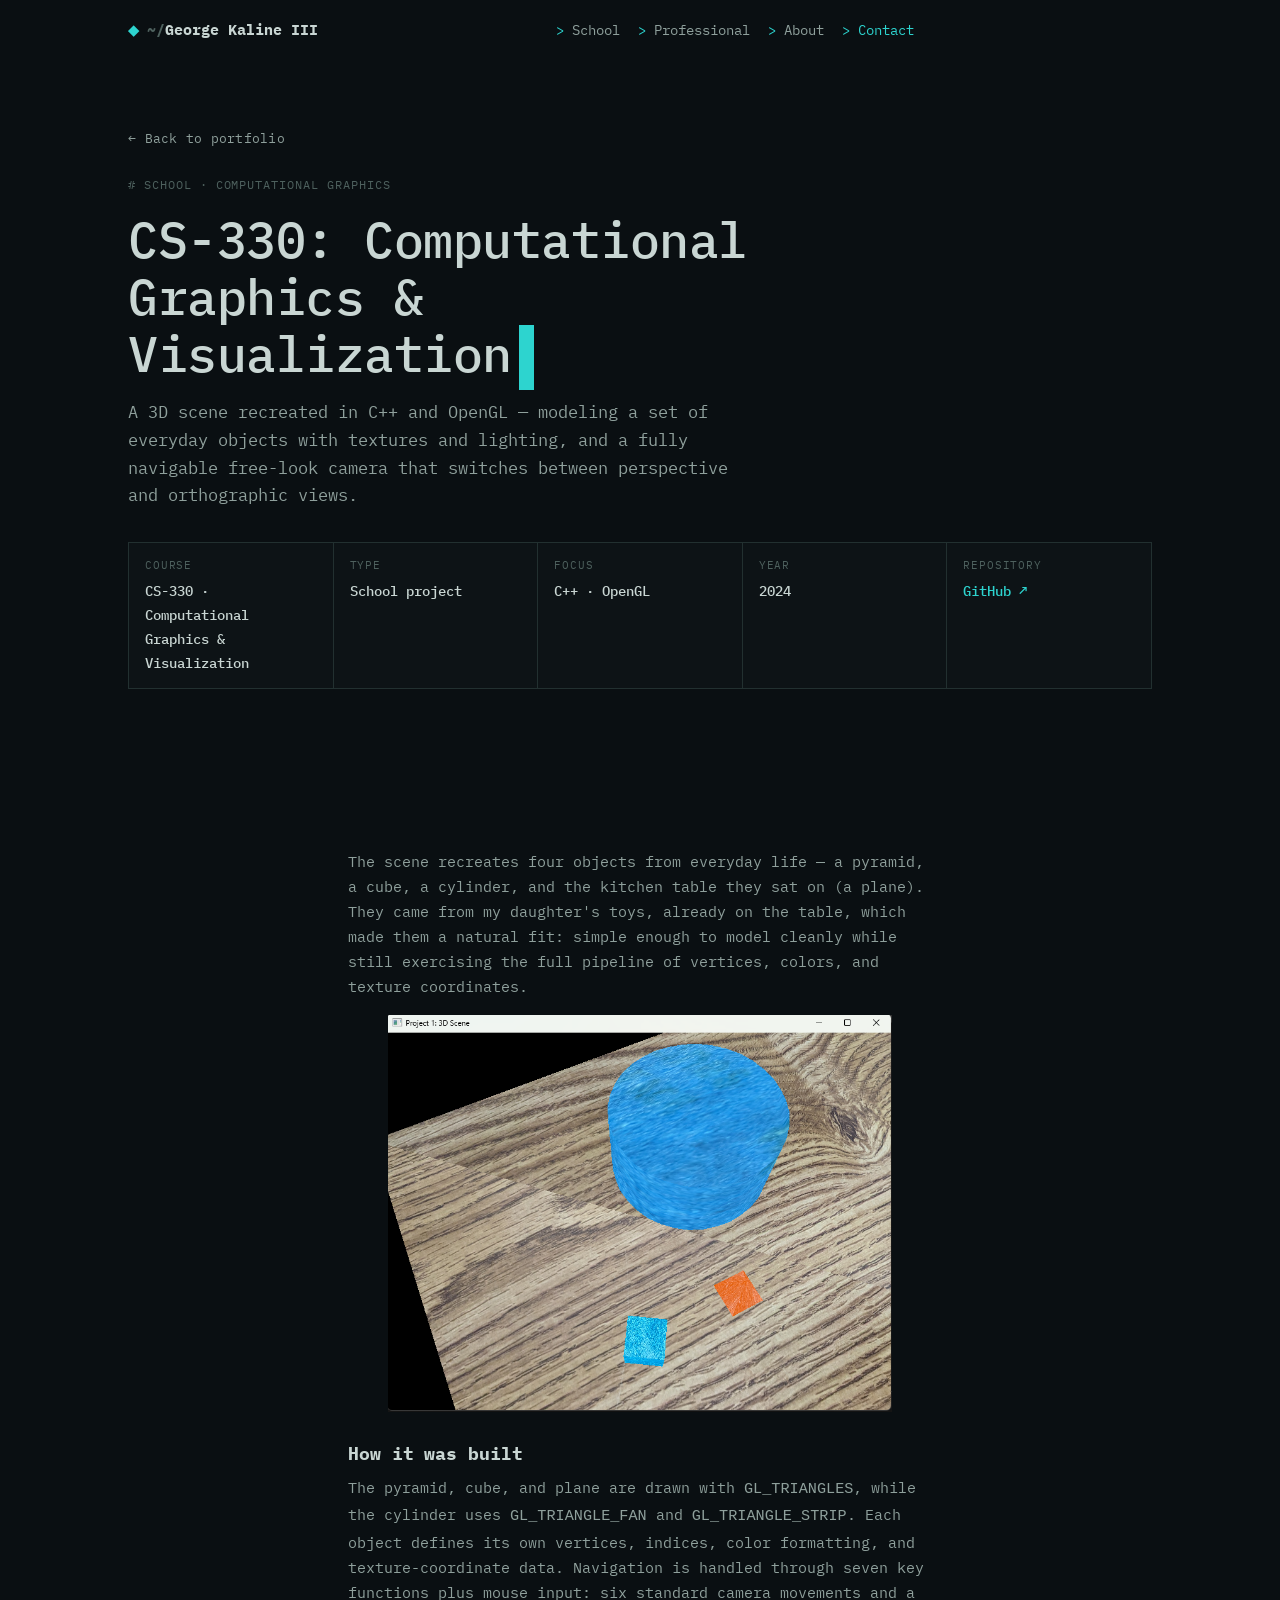
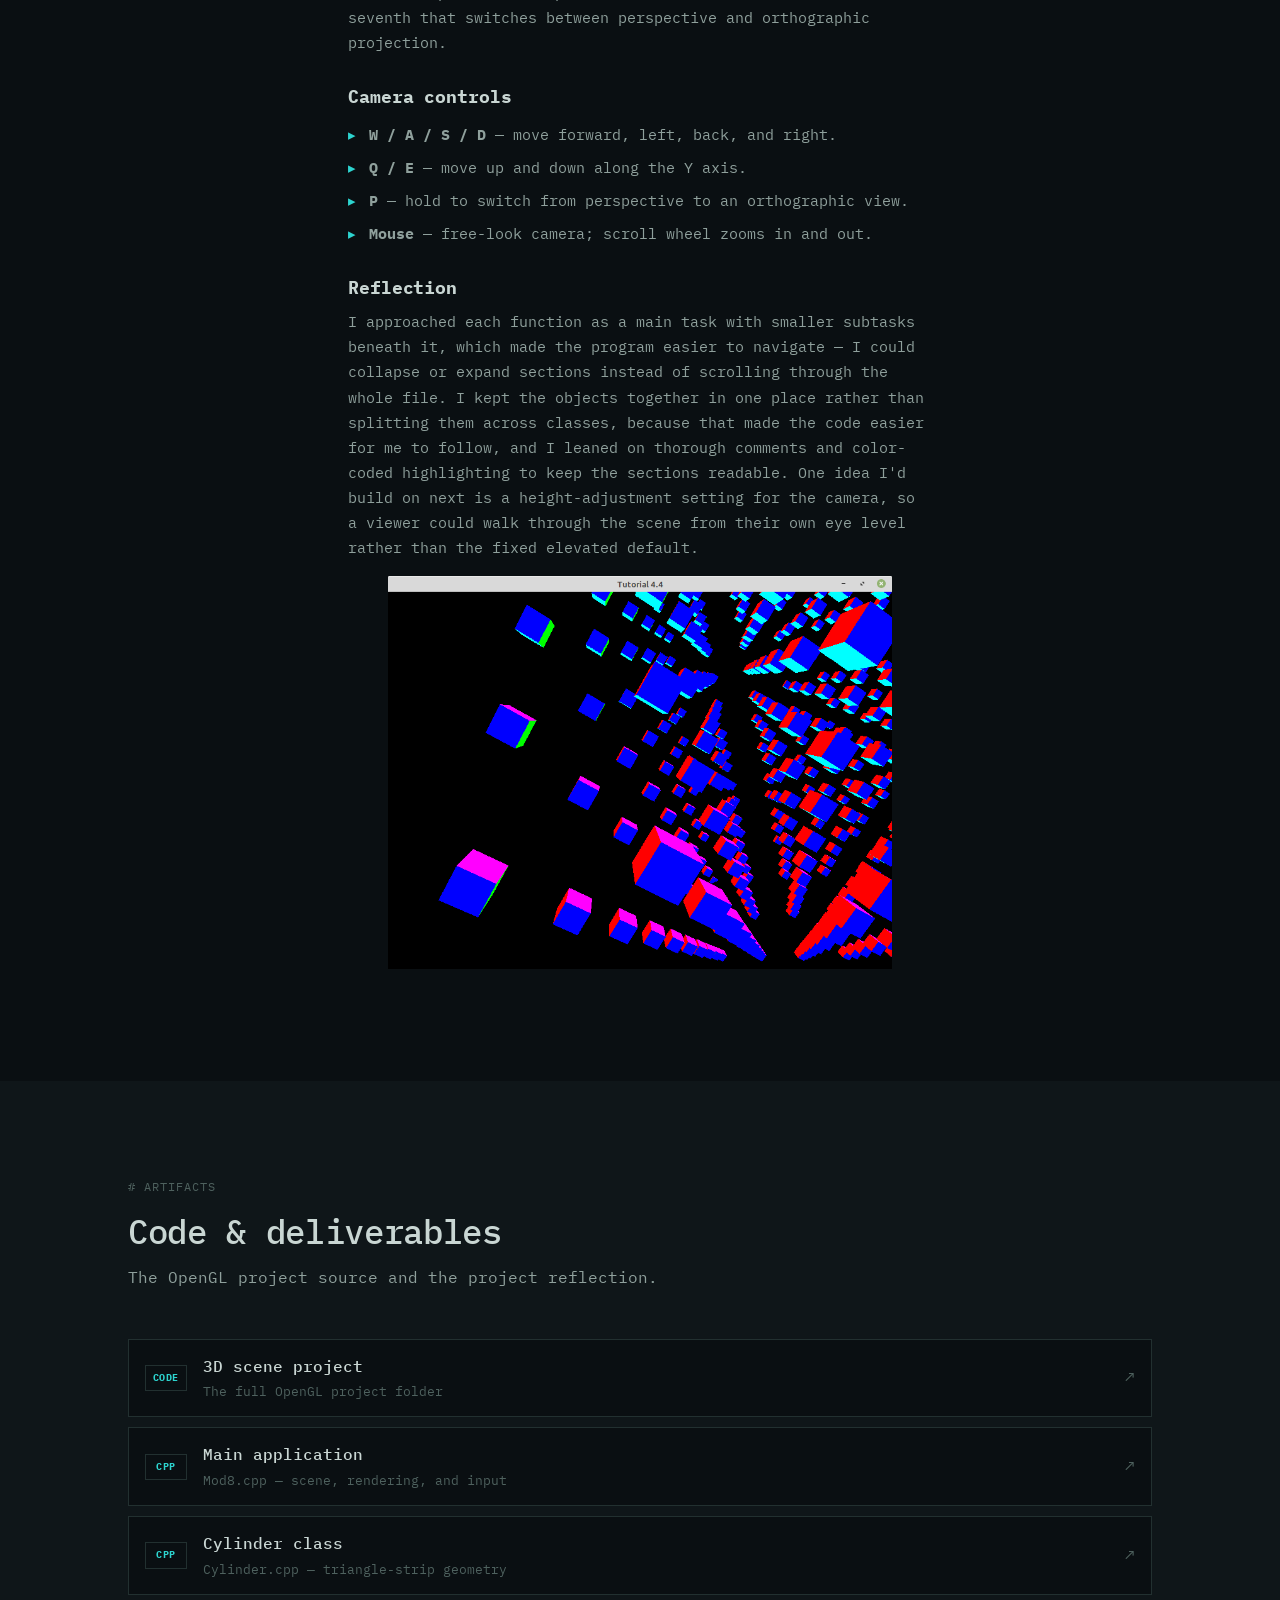
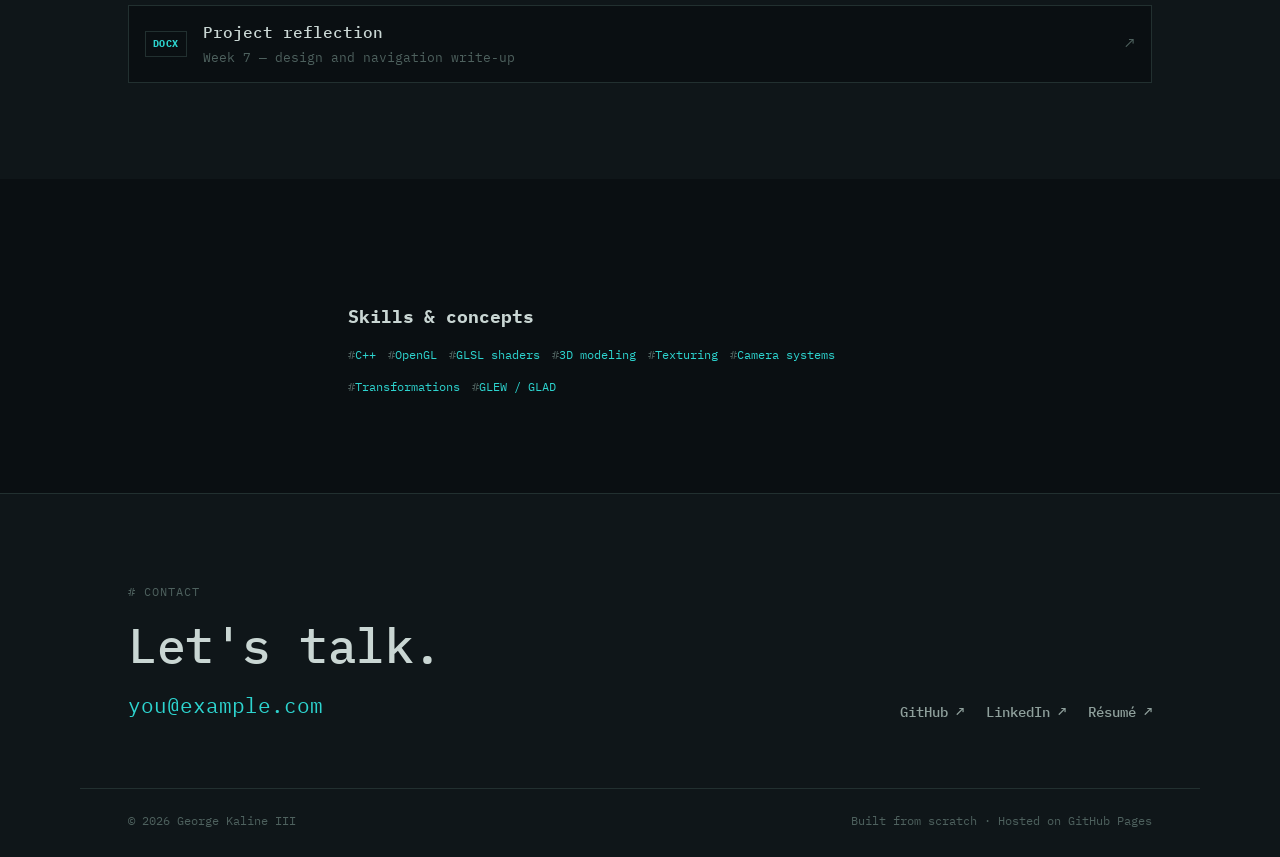
<file: cs-330.html>
<!DOCTYPE html>
<html lang="en">
<head>
  <meta charset="UTF-8" />
  <meta name="viewport" content="width=device-width, initial-scale=1.0" />

  <!-- Marks that JS is available, so content-reveal animations can run.
       Without JS, content simply shows (see .js rules in style.css). -->
  <script>document.documentElement.classList.add("js");</script>

  <title>CS-330: Computational Graphics — George Kaline III</title>
  <meta name="description" content="CS-330 Computational Graphics & Visualization: a 3D scene of everyday objects built in C++ and OpenGL with textures, lighting, and a navigable camera." />

  <link rel="icon" type="image/svg+xml" href="favicon.svg" />

  <link rel="preconnect" href="https://fonts.googleapis.com" />
  <link rel="preconnect" href="https://fonts.gstatic.com" crossorigin />
  <link href="https://fonts.googleapis.com/css2?family=IBM+Plex+Mono:wght@400;500;700&display=swap" rel="stylesheet" />

  <link rel="stylesheet" href="style.css" />
</head>

<body>
  <a class="skip-link" href="#main">Skip to content</a>

  <header class="site-header" id="siteHeader">
    <div class="wrap header-inner">
      <a href="index.html" class="brand">
        <span class="brand-mark" aria-hidden="true">◆</span>
        <span class="brand-name">George Kaline III</span>
      </a>
      <nav class="nav" id="primaryNav" aria-label="Primary">
        <a href="index.html#school" class="nav-link">School</a>
        <a href="index.html#professional" class="nav-link">Professional</a>
        <a href="index.html#about" class="nav-link">About</a>
        <a href="index.html#contact" class="nav-link nav-link--cta">Contact</a>
      </nav>
      <div class="header-actions">
        <button class="icon-btn menu-btn" id="menuToggle" type="button" aria-label="Open menu" aria-expanded="false" aria-controls="primaryNav">
          <span class="menu-bars" aria-hidden="true"><span></span><span></span><span></span></span>
        </button>
      </div>
    </div>
  </header>

  <main id="main">
    <section class="detail-hero" id="top">
      <div class="wrap">
        <a href="index.html#school" class="back-link" data-reveal>← Back to portfolio</a>
        <p class="eyebrow" data-reveal>School · Computational Graphics</p>
        <h1 class="hero-title" data-reveal>CS-330: Computational Graphics &amp; Visualization</h1>
        <p class="detail-lead" data-reveal>
          A 3D scene recreated in C++ and OpenGL — modeling a set of everyday
          objects with textures and lighting, and a fully navigable free-look
          camera that switches between perspective and orthographic views.
        </p>

        <dl class="detail-meta" data-reveal>
          <div><dt>Course</dt><dd>CS-330 · Computational Graphics &amp; Visualization</dd></div>
          <div><dt>Type</dt><dd>School project</dd></div>
          <div><dt>Focus</dt><dd>C++ · OpenGL</dd></div>
          <div><dt>Year</dt><dd>2024</dd></div>
          <div><dt>Repository</dt><dd><a href="https://github.com/bmoreawesom3/CS330" target="_blank" rel="noopener">GitHub ↗</a></dd></div>
        </dl>
      </div>
    </section>

    <section class="section">
      <div class="wrap prose" data-reveal>
        <p>
          The scene recreates four objects from everyday life — a pyramid, a cube,
          a cylinder, and the kitchen table they sat on (a plane). They came from
          my daughter's toys, already on the table, which made them a natural fit:
          simple enough to model cleanly while still exercising the full pipeline
          of vertices, colors, and texture coordinates.
        </p>
        <figure class="diagram" data-reveal>
          <img src="proj 1 scene.png" loading="lazy" />
        </figure>

        <h3>How it was built</h3>
        <p>
          The pyramid, cube, and plane are drawn with <code>GL_TRIANGLES</code>,
          while the cylinder uses <code>GL_TRIANGLE_FAN</code> and
          <code>GL_TRIANGLE_STRIP</code>. Each object defines its own vertices,
          indices, color formatting, and texture-coordinate data. Navigation is
          handled through seven key functions plus mouse input: six standard camera
          movements and a seventh that switches between perspective and orthographic
          projection.
        </p>

        <h3>Camera controls</h3>
        <ul class="bullets">
          <li><strong>W / A / S / D</strong> — move forward, left, back, and right.</li>
          <li><strong>Q / E</strong> — move up and down along the Y axis.</li>
          <li><strong>P</strong> — hold to switch from perspective to an orthographic view.</li>
          <li><strong>Mouse</strong> — free-look camera; scroll wheel zooms in and out.</li>
        </ul>

        <h3>Reflection</h3>
        <p>
          I approached each function as a main task with smaller subtasks beneath
          it, which made the program easier to navigate — I could collapse or expand
          sections instead of scrolling through the whole file. I kept the objects
          together in one place rather than splitting them across classes, because
          that made the code easier for me to follow, and I leaned on thorough
          comments and color-coded highlighting to keep the sections readable.
          One idea I'd build on next is a height-adjustment setting for the camera,
          so a viewer could walk through the scene from their own eye level rather
          than the fixed elevated default.
        </p>
        <figure class="diagram" data-reveal>
          <img src="multiple_cubes.png" loading="lazy" />
        </figure>
      </div>
    </section>

    <section class="section section--alt">
      <div class="wrap">
        <header class="section-head" data-reveal>
          <p class="eyebrow">Artifacts</p>
          <h2 class="section-title">Code &amp; deliverables</h2>
          <p class="section-desc">The OpenGL project source and the project reflection.</p>
        </header>
        <div class="artifacts">
          <a class="artifact" data-reveal href="https://github.com/bmoreawesom3/CS330/tree/main/Ongoing%20project" target="_blank" rel="noopener">
            <span class="artifact-type">CODE</span>
            <span><span class="artifact-name">3D scene project</span><span class="artifact-note">The full OpenGL project folder</span></span>
            <span class="arrow" aria-hidden="true">↗</span>
          </a>
          <a class="artifact" data-reveal href="https://github.com/bmoreawesom3/CS330/blob/main/Ongoing%20project/Mod8.cpp" target="_blank" rel="noopener">
            <span class="artifact-type">CPP</span>
            <span><span class="artifact-name">Main application</span><span class="artifact-note">Mod8.cpp — scene, rendering, and input</span></span>
            <span class="arrow" aria-hidden="true">↗</span>
          </a>
          <a class="artifact" data-reveal href="https://github.com/bmoreawesom3/CS330/blob/main/Ongoing%20project/Cylinder.cpp" target="_blank" rel="noopener">
            <span class="artifact-type">CPP</span>
            <span><span class="artifact-name">Cylinder class</span><span class="artifact-note">Cylinder.cpp — triangle-strip geometry</span></span>
            <span class="arrow" aria-hidden="true">↗</span>
          </a>
          <a class="artifact" data-reveal href="https://github.com/bmoreawesom3/CS330/blob/main/Week%207.docx" target="_blank" rel="noopener">
            <span class="artifact-type">DOCX</span>
            <span><span class="artifact-name">Project reflection</span><span class="artifact-note">Week 7 — design and navigation write-up</span></span>
            <span class="arrow" aria-hidden="true">↗</span>
          </a>
        </div>
      </div>
    </section>

    <section class="section">
      <div class="wrap prose" data-reveal>
        <h3>Skills &amp; concepts</h3>
        <ul class="tags" aria-label="Skills" style="margin-top:1rem;">
          <li>C++</li>
          <li>OpenGL</li>
          <li>GLSL shaders</li>
          <li>3D modeling</li>
          <li>Texturing</li>
          <li>Camera systems</li>
          <li>Transformations</li>
          <li>GLEW / GLAD</li>
        </ul>
      </div>
    </section>
  </main>

  <footer class="site-footer" id="contact">
    <div class="wrap footer-inner">
      <div class="footer-cta" data-reveal>
        <p class="eyebrow">Contact</p>
        <h2 class="footer-title">Let's talk.</h2>
        <a href="mailto:you@example.com" class="footer-email">you@example.com</a>
      </div>
      <ul class="footer-links" aria-label="Elsewhere">
        <li><a href="https://github.com/bmoreawesom3" target="_blank" rel="noopener">GitHub ↗</a></li>
        <li><a href="#">LinkedIn ↗</a></li>
        <li><a href="#">Résumé ↗</a></li>
      </ul>
    </div>
    <div class="wrap footer-colophon">
      <span>© <span id="year">2026</span> George Kaline III</span>
      <span class="mono">Built from scratch · Hosted on GitHub Pages</span>
    </div>
  </footer>

  <script src="main.js"></script>
</body>
</html>
</file>
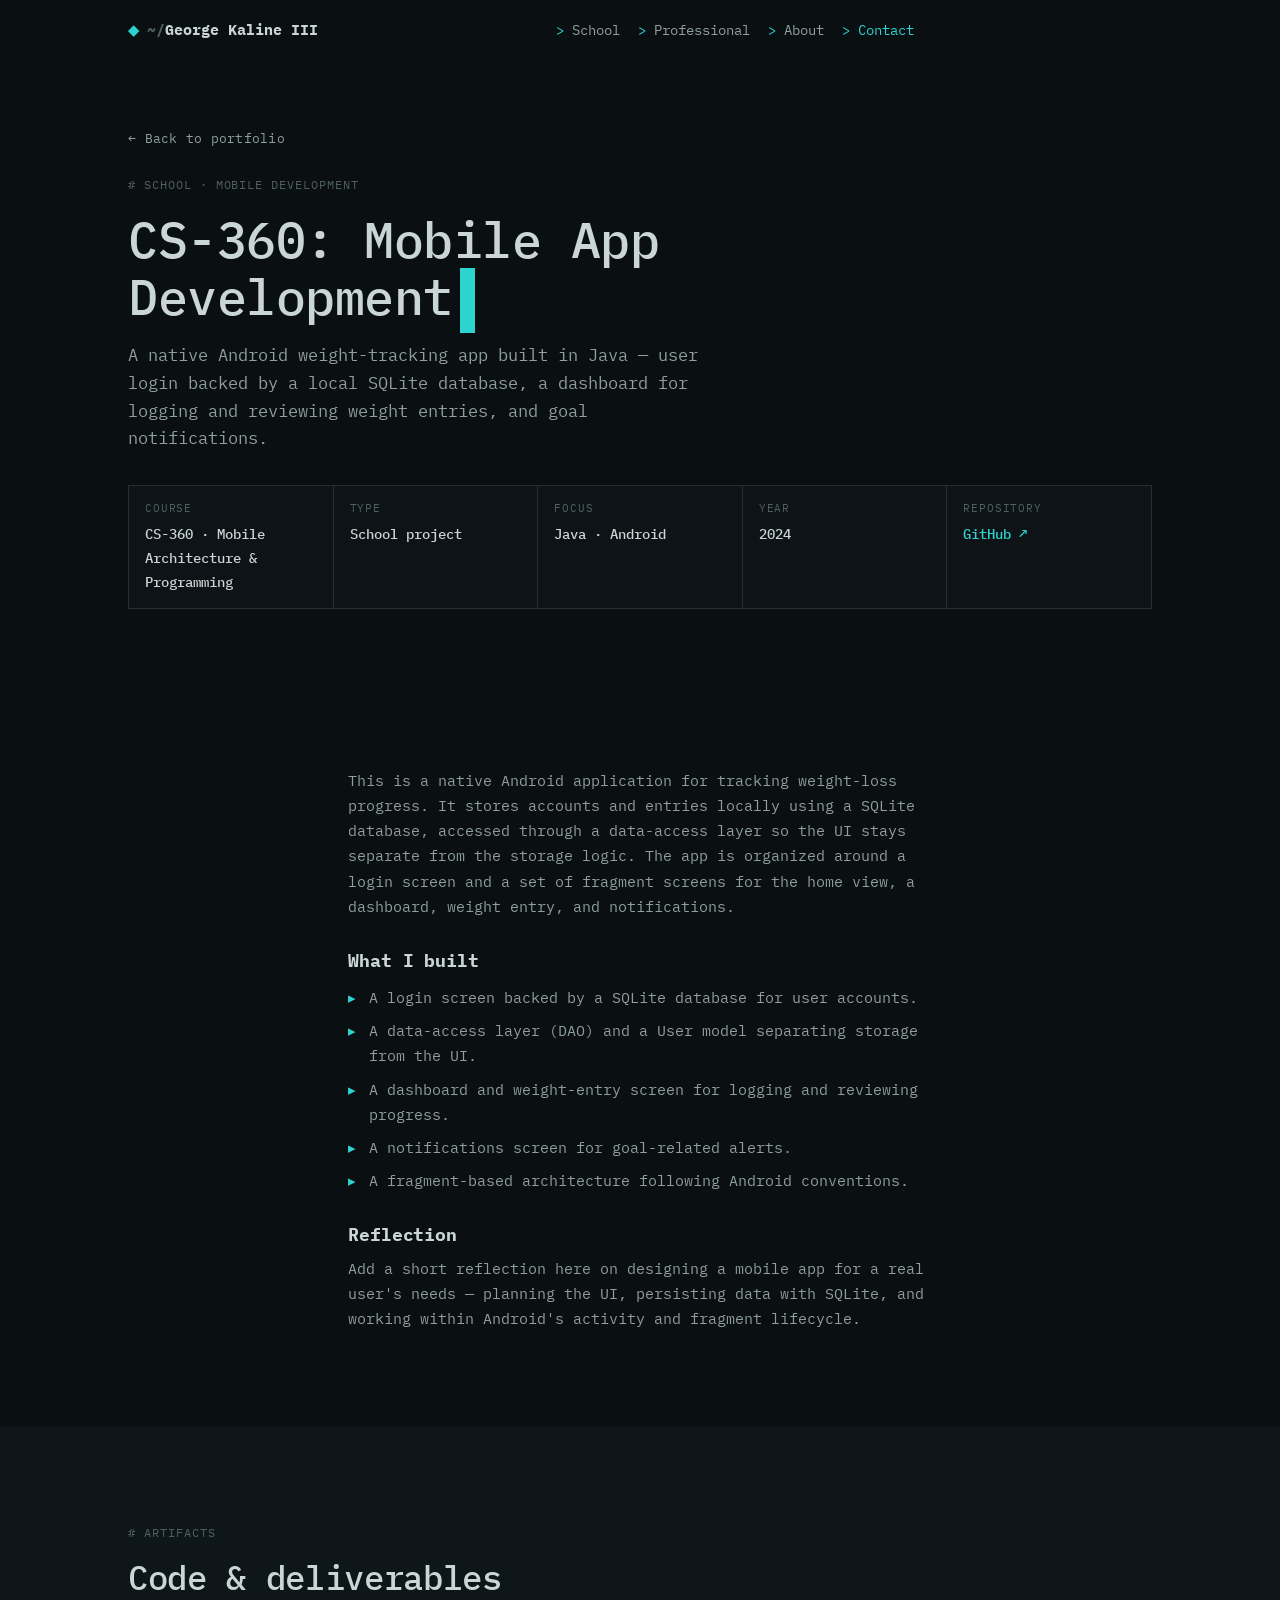
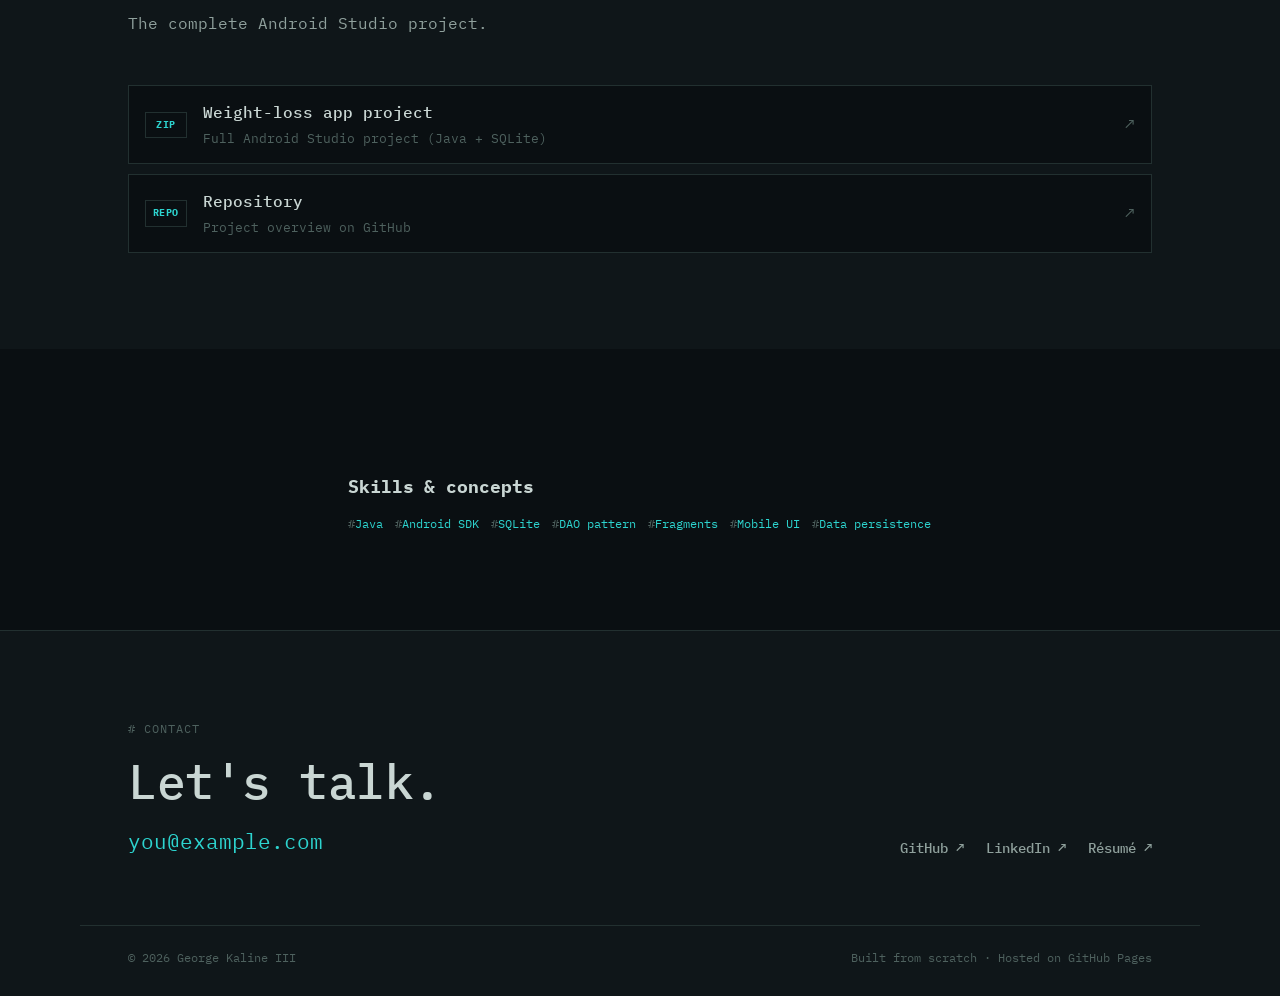
<file: cs-360.html>
<!DOCTYPE html>
<html lang="en">
<head>
  <meta charset="UTF-8" />
  <meta name="viewport" content="width=device-width, initial-scale=1.0" />

  <!-- Marks that JS is available, so content-reveal animations can run.
       Without JS, content simply shows (see .js rules in style.css). -->
  <script>document.documentElement.classList.add("js");</script>

  <title>CS-360: Mobile App Development — George Kaline III</title>
  <meta name="description" content="CS-360 Mobile Architecture & Programming: a native Android weight-tracking app in Java with a SQLite database, login, weight logging, and goal notifications." />

  <link rel="icon" type="image/svg+xml" href="favicon.svg" />

  <link rel="preconnect" href="https://fonts.googleapis.com" />
  <link rel="preconnect" href="https://fonts.gstatic.com" crossorigin />
  <link href="https://fonts.googleapis.com/css2?family=IBM+Plex+Mono:wght@400;500;700&display=swap" rel="stylesheet" />

  <link rel="stylesheet" href="style.css" />
</head>

<body>
  <a class="skip-link" href="#main">Skip to content</a>

  <header class="site-header" id="siteHeader">
    <div class="wrap header-inner">
      <a href="index.html" class="brand">
        <span class="brand-mark" aria-hidden="true">◆</span>
        <span class="brand-name">George Kaline III</span>
      </a>
      <nav class="nav" id="primaryNav" aria-label="Primary">
        <a href="index.html#school" class="nav-link">School</a>
        <a href="index.html#professional" class="nav-link">Professional</a>
        <a href="index.html#about" class="nav-link">About</a>
        <a href="index.html#contact" class="nav-link nav-link--cta">Contact</a>
      </nav>
      <div class="header-actions">
        <button class="icon-btn menu-btn" id="menuToggle" type="button" aria-label="Open menu" aria-expanded="false" aria-controls="primaryNav">
          <span class="menu-bars" aria-hidden="true"><span></span><span></span><span></span></span>
        </button>
      </div>
    </div>
  </header>

  <main id="main">
    <section class="detail-hero" id="top">
      <div class="wrap">
        <a href="index.html#school" class="back-link" data-reveal>← Back to portfolio</a>
        <p class="eyebrow" data-reveal>School · Mobile Development</p>
        <h1 class="hero-title" data-reveal>CS-360: Mobile App Development</h1>
        <p class="detail-lead" data-reveal>
          A native Android weight-tracking app built in Java — user login backed by
          a local SQLite database, a dashboard for logging and reviewing weight
          entries, and goal notifications.
        </p>

        <dl class="detail-meta" data-reveal>
          <div><dt>Course</dt><dd>CS-360 · Mobile Architecture &amp; Programming</dd></div>
          <div><dt>Type</dt><dd>School project</dd></div>
          <div><dt>Focus</dt><dd>Java · Android</dd></div>
          <div><dt>Year</dt><dd>2024</dd></div>
          <div><dt>Repository</dt><dd><a href="https://github.com/bmoreawesom3/cs360" target="_blank" rel="noopener">GitHub ↗</a></dd></div>
        </dl>
      </div>
    </section>

    <section class="section">
      <div class="wrap prose" data-reveal>
        <p>
          This is a native Android application for tracking weight-loss progress.
          It stores accounts and entries locally using a SQLite database, accessed
          through a data-access layer so the UI stays separate from the storage
          logic. The app is organized around a login screen and a set of fragment
          screens for the home view, a dashboard, weight entry, and notifications.
        </p>

        <h3>What I built</h3>
        <ul class="bullets">
          <li>A login screen backed by a SQLite database for user accounts.</li>
          <li>A data-access layer (DAO) and a User model separating storage from the UI.</li>
          <li>A dashboard and weight-entry screen for logging and reviewing progress.</li>
          <li>A notifications screen for goal-related alerts.</li>
          <li>A fragment-based architecture following Android conventions.</li>
        </ul>

        <h3>Reflection</h3>
        <p>
          <!-- EDIT ME: this repo had no reflection document, so add a few
               sentences from your course journal — designing for a real user,
               working within Android's lifecycle, or handling data persistence. -->
          Add a short reflection here on designing a mobile app for a real user's
          needs — planning the UI, persisting data with SQLite, and working within
          Android's activity and fragment lifecycle.
        </p>
      </div>
    </section>

    <section class="section section--alt">
      <div class="wrap">
        <header class="section-head" data-reveal>
          <p class="eyebrow">Artifacts</p>
          <h2 class="section-title">Code &amp; deliverables</h2>
          <p class="section-desc">The complete Android Studio project.</p>
        </header>
        <div class="artifacts">
          <a class="artifact" data-reveal href="https://github.com/bmoreawesom3/cs360/blob/main/Weighloss_Proj_3%20George_Kaline.zip" target="_blank" rel="noopener">
            <span class="artifact-type">ZIP</span>
            <span><span class="artifact-name">Weight-loss app project</span><span class="artifact-note">Full Android Studio project (Java + SQLite)</span></span>
            <span class="arrow" aria-hidden="true">↗</span>
          </a>
          <a class="artifact" data-reveal href="https://github.com/bmoreawesom3/cs360" target="_blank" rel="noopener">
            <span class="artifact-type">REPO</span>
            <span><span class="artifact-name">Repository</span><span class="artifact-note">Project overview on GitHub</span></span>
            <span class="arrow" aria-hidden="true">↗</span>
          </a>
        </div>
      </div>
    </section>

    <section class="section">
      <div class="wrap prose" data-reveal>
        <h3>Skills &amp; concepts</h3>
        <ul class="tags" aria-label="Skills" style="margin-top:1rem;">
          <li>Java</li>
          <li>Android SDK</li>
          <li>SQLite</li>
          <li>DAO pattern</li>
          <li>Fragments</li>
          <li>Mobile UI</li>
          <li>Data persistence</li>
        </ul>
      </div>
    </section>
  </main>

  <footer class="site-footer" id="contact">
    <div class="wrap footer-inner">
      <div class="footer-cta" data-reveal>
        <p class="eyebrow">Contact</p>
        <h2 class="footer-title">Let's talk.</h2>
        <a href="mailto:you@example.com" class="footer-email">you@example.com</a>
      </div>
      <ul class="footer-links" aria-label="Elsewhere">
        <li><a href="https://github.com/bmoreawesom3" target="_blank" rel="noopener">GitHub ↗</a></li>
        <li><a href="#">LinkedIn ↗</a></li>
        <li><a href="#">Résumé ↗</a></li>
      </ul>
    </div>
    <div class="wrap footer-colophon">
      <span>© <span id="year">2026</span> George Kaline III</span>
      <span class="mono">Built from scratch · Hosted on GitHub Pages</span>
    </div>
  </footer>

  <script src="main.js"></script>
</body>
</html>
</file>
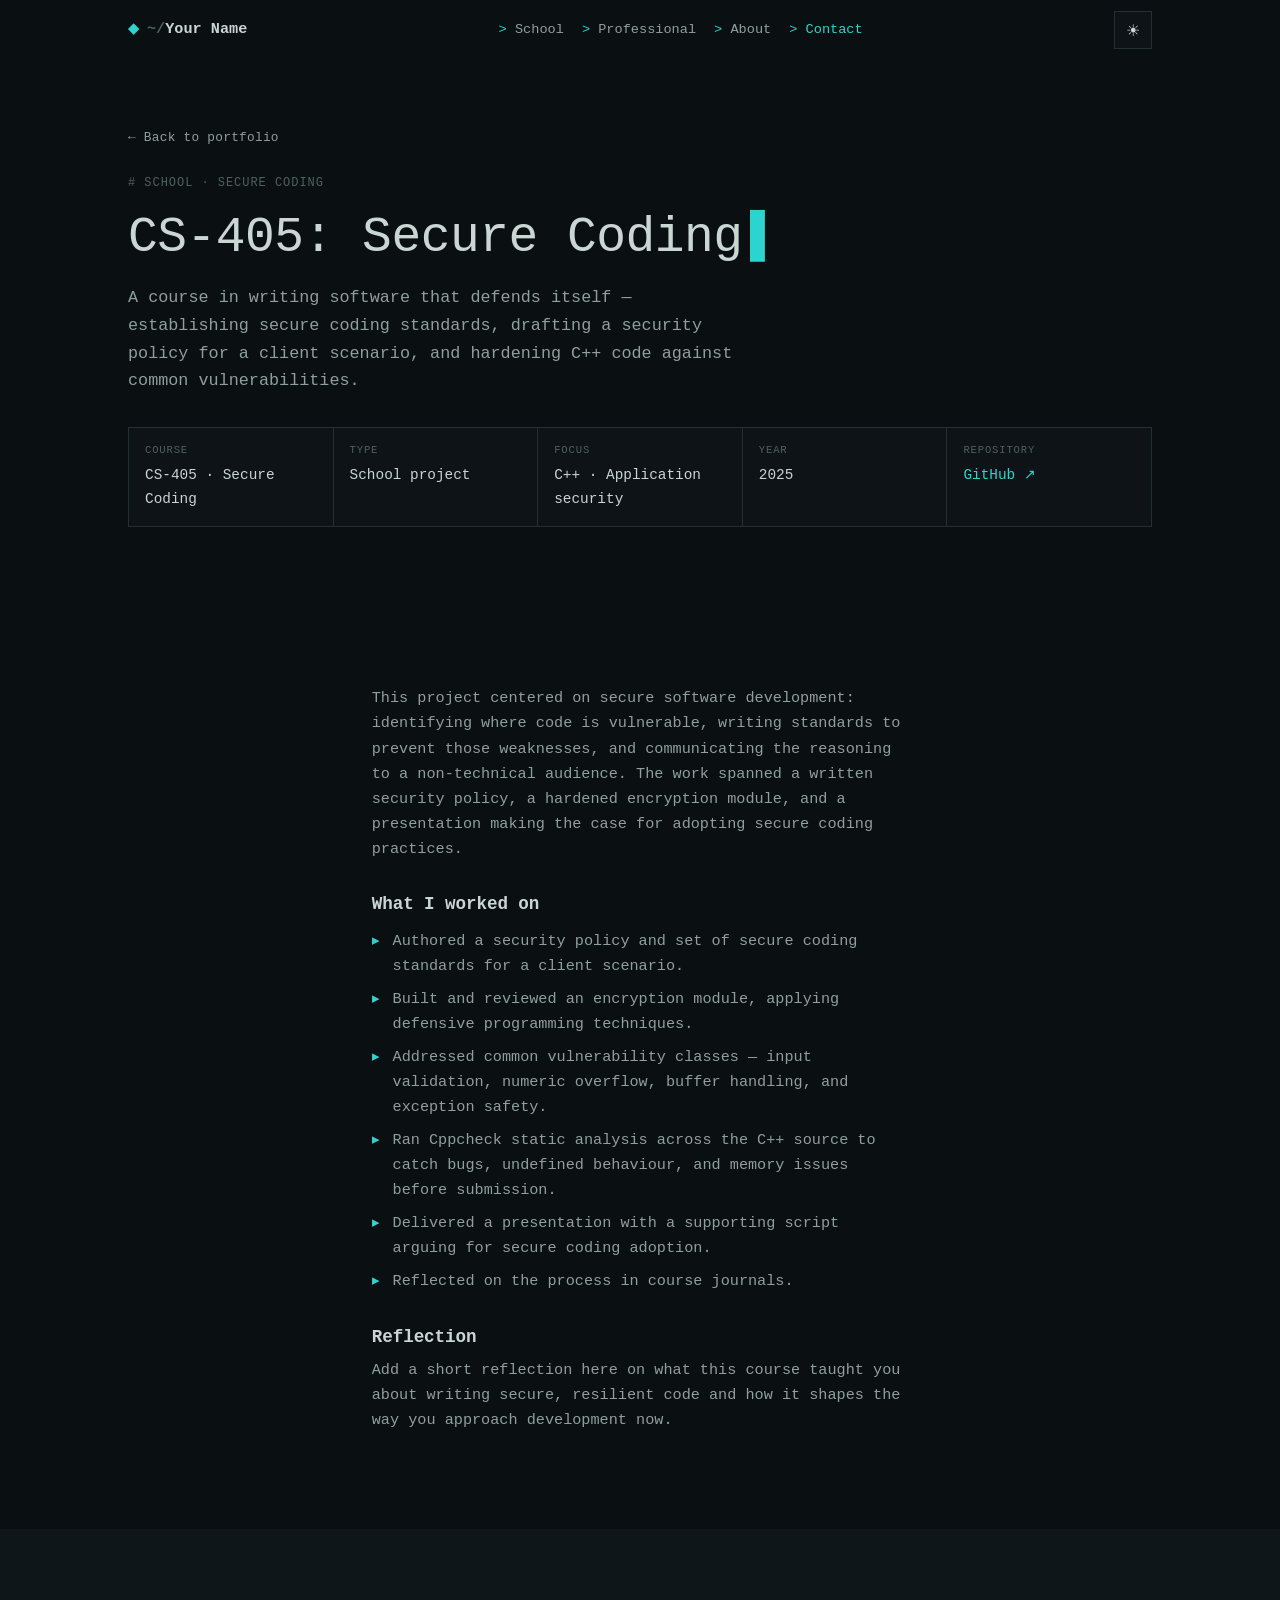
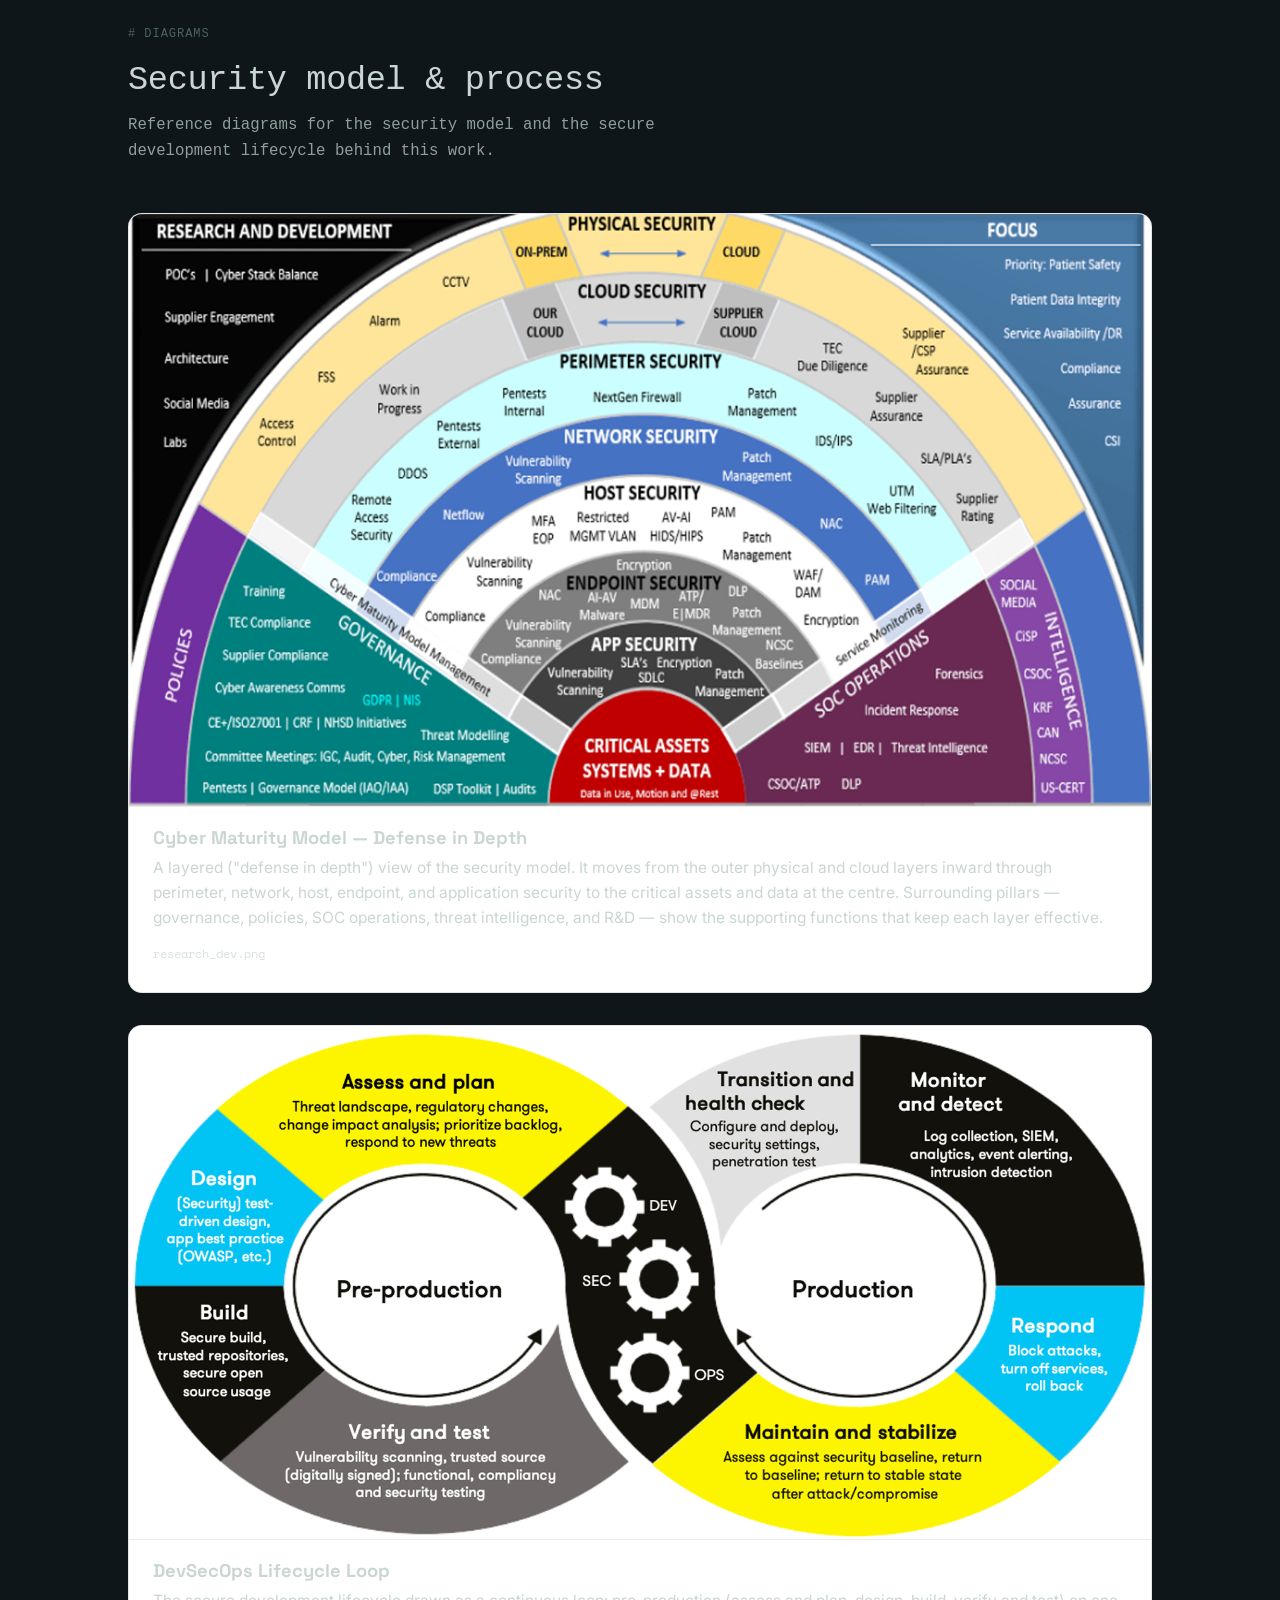
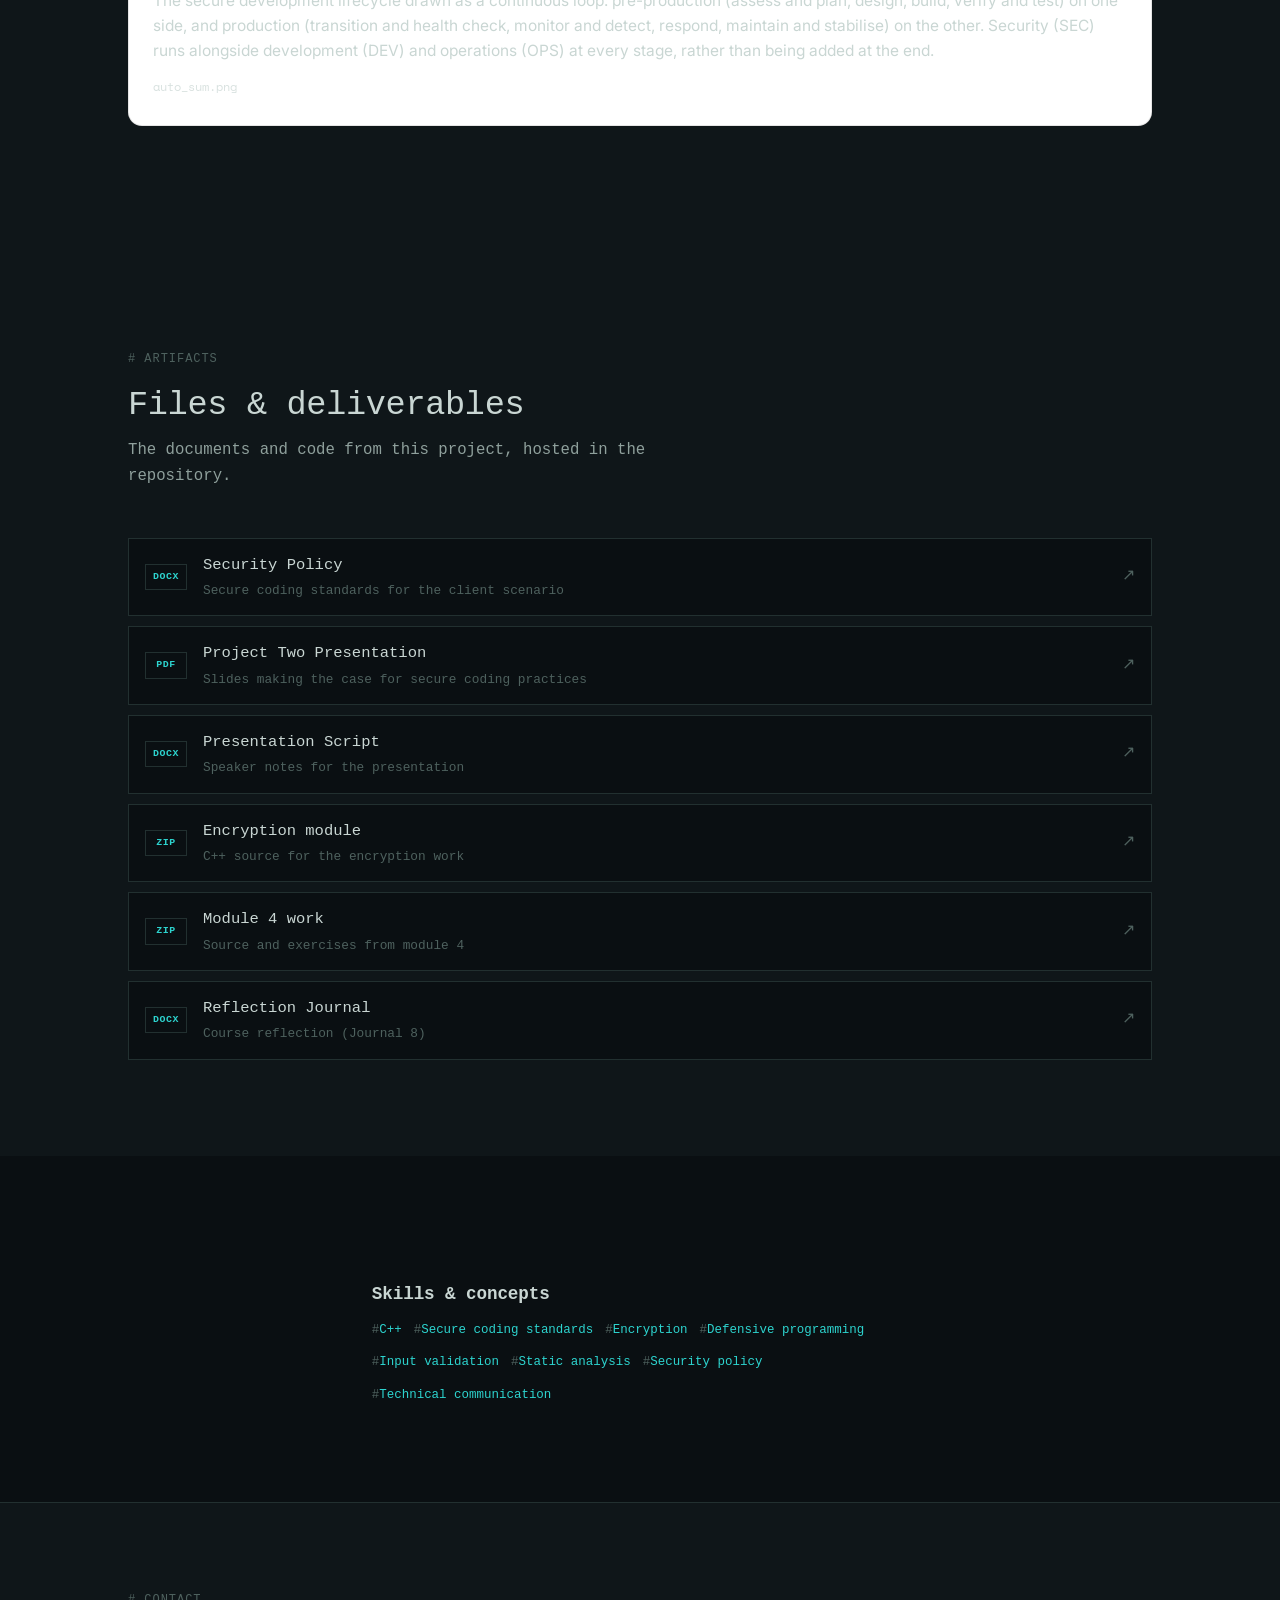
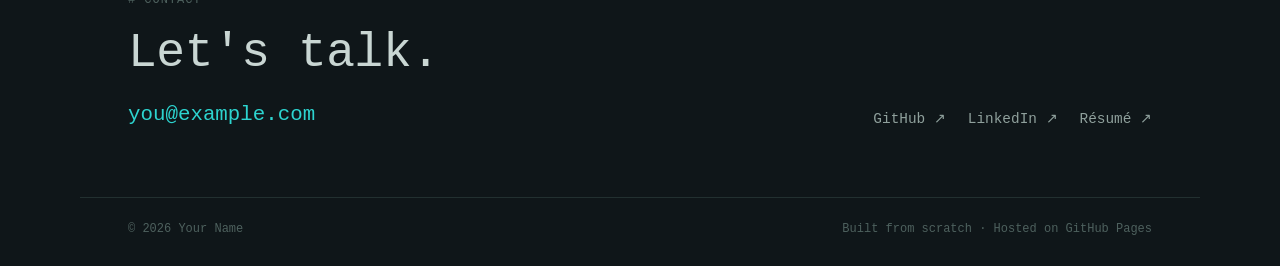
<file: cs-405 (2).html>
<!DOCTYPE html>
<html lang="en" data-theme="light">
<head>
  <meta charset="UTF-8" />
  <meta name="viewport" content="width=device-width, initial-scale=1.0" />
  <title>CS-405: Secure Coding — Your Name</title>
  <meta name="description" content="CS-405 Secure Coding: secure coding standards, a security policy, and an encryption module built for a client scenario." />

  <!-- Favicon and shared assets live one level up (this page is in /projects) -->
  <link rel="icon" type="image/svg+xml" href="favicon.svg" />

  <link rel="preconnect" href="https://fonts.googleapis.com" />
  <link rel="preconnect" href="https://fonts.gstatic.com" crossorigin />
  <link href="https://fonts.googleapis.com/css2?family=Inter:wght@400;500;600&family=Space+Grotesk:wght@500;600;700&family=Space+Mono:wght@400;700&display=swap" rel="stylesheet" />

  <!-- Same stylesheet as the home page (note the ../ because we're in /projects) -->
  <link rel="stylesheet" href="style.css" />

  <!-- Scoped styles for the diagram gallery (added). Theme-aware to match the site toggle. -->
  <style>
    .diagram {
      margin: 0 0 2rem;
      border: 1px solid rgba(0, 0, 0, 0.1);
      border-radius: 14px;
      overflow: hidden;
      background: #fff;
    }
    [data-theme="dark"] .diagram {
      background: rgba(255, 255, 255, 0.03);
      border-color: rgba(255, 255, 255, 0.12);
    }
    .diagram img {
      display: block;
      width: 100%;
      height: auto;
      border-bottom: 1px solid rgba(0, 0, 0, 0.08);
    }
    [data-theme="dark"] .diagram img { border-bottom-color: rgba(255, 255, 255, 0.1); }
    .diagram figcaption { padding: 1.25rem 1.5rem 1.5rem; }
    .diagram figcaption h3 {
      font-family: "Space Grotesk", system-ui, sans-serif;
      font-size: 1.15rem;
      margin: 0 0 0.5rem;
    }
    .diagram figcaption p {
      margin: 0;
      font-family: "Inter", system-ui, sans-serif;
      line-height: 1.6;
    }
    .diagram .file-tag {
      font-family: "Space Mono", monospace;
      font-size: 0.75rem;
      opacity: 0.7;
      display: inline-block;
      margin-top: 0.85rem;
    }
  </style>
</head>
<body>
  <a class="skip-link" href="#main">Skip to content</a>

  <!-- Header links point back up to the home page's sections -->
  <header class="site-header" id="siteHeader">
    <div class="wrap header-inner">
      <a href="../index.html" class="brand">
        <span class="brand-mark" aria-hidden="true">◆</span>
        <span class="brand-name">Your Name</span>
      </a>
      <nav class="nav" id="primaryNav" aria-label="Primary">
        <a href="../index.html#school" class="nav-link">School</a>
        <a href="../index.html#professional" class="nav-link">Professional</a>
        <a href="../index.html#about" class="nav-link">About</a>
        <a href="../index.html#contact" class="nav-link nav-link--cta">Contact</a>
      </nav>
      <div class="header-actions">
        <button class="icon-btn" id="themeToggle" type="button" aria-label="Switch to dark theme">
          <span class="theme-icon" aria-hidden="true">☀</span>
        </button>
        <button class="icon-btn menu-btn" id="menuToggle" type="button" aria-label="Open menu" aria-expanded="false" aria-controls="primaryNav">
          <span class="menu-bars" aria-hidden="true"><span></span><span></span><span></span></span>
        </button>
      </div>
    </div>
  </header>

  <main id="main">
    <!-- HERO -->
    <section class="detail-hero" id="top">
      <div class="wrap">
        <a href="index.html" class="back-link" data-reveal>← Back to portfolio</a>
        <p class="eyebrow" data-reveal>School · Secure Coding</p>
        <h1 class="hero-title" data-reveal>CS-405: Secure Coding</h1>
        <p class="detail-lead" data-reveal>
          A course in writing software that defends itself — establishing secure
          coding standards, drafting a security policy for a client scenario, and
          hardening C++ code against common vulnerabilities.
        </p>

        <!-- EDIT ME: quick facts. Change the year, focus, etc. -->
        <dl class="detail-meta" data-reveal>
          <div><dt>Course</dt><dd>CS-405 · Secure Coding</dd></div>
          <div><dt>Type</dt><dd>School project</dd></div>
          <div><dt>Focus</dt><dd>C++ · Application security</dd></div>
          <div><dt>Year</dt><dd>2025</dd></div>
          <div><dt>Repository</dt><dd><a href="https://github.com/bmoreawesom3/CS-405" target="_blank" rel="noopener">GitHub ↗</a></dd></div>
        </dl>
      </div>
    </section>

    <!-- OVERVIEW -->
    <section class="section">
      <div class="wrap prose" data-reveal>
        <p>
          <!-- EDIT ME: your own summary of the course/project. -->
          This project centered on secure software development: identifying where
          code is vulnerable, writing standards to prevent those weaknesses, and
          communicating the reasoning to a non-technical audience. The work spanned
          a written security policy, a hardened encryption module, and a
          presentation making the case for adopting secure coding practices.
        </p>

        <h3>What I worked on</h3>
        <ul class="bullets">
          <li>Authored a security policy and set of secure coding standards for a client scenario.</li>
          <li>Built and reviewed an encryption module, applying defensive programming techniques.</li>
          <li>Addressed common vulnerability classes — input validation, numeric overflow, buffer handling, and exception safety.</li>
          <li>Ran Cppcheck static analysis across the C++ source to catch bugs, undefined behaviour, and memory issues before submission.</li>
          <li>Delivered a presentation with a supporting script arguing for secure coding adoption.</li>
          <li>Reflected on the process in course journals.</li>
        </ul>

        <h3>Reflection</h3>
        <p>
          <!-- EDIT ME: pull a few sentences from your Journal 8 reflection —
               what you learned, what was hard, what you'd do differently. -->
          Add a short reflection here on what this course taught you about writing
          secure, resilient code and how it shapes the way you approach development
          now.
        </p>
      </div>
    </section>

    <!-- DIAGRAMS (added) -->
    <section class="section section--alt">
      <div class="wrap">
        <header class="section-head" data-reveal>
          <p class="eyebrow">Diagrams</p>
          <h2 class="section-title">Security model &amp; process</h2>
          <p class="section-desc">Reference diagrams for the security model and the secure development lifecycle behind this work.</p>
        </header>

        <figure class="diagram" data-reveal>
          <img src="research_dev.png" alt="Layered cyber maturity model showing concentric security layers around critical assets" loading="lazy" />
          <figcaption>
            <h3>Cyber Maturity Model — Defense in Depth</h3>
            <p>
              A layered ("defense in depth") view of the security model. It moves from the outer
              physical and cloud layers inward through perimeter, network, host, endpoint, and
              application security to the critical assets and data at the centre. Surrounding
              pillars — governance, policies, SOC operations, threat intelligence, and R&amp;D —
              show the supporting functions that keep each layer effective.
            </p>
            <span class="file-tag">research_dev.png</span>
          </figcaption>
        </figure>

        <figure class="diagram" data-reveal>
          <img src="auto_sum.png" alt="DevSecOps infinity loop showing pre-production and production phases with DEV, SEC, OPS integration" loading="lazy" />
          <figcaption>
            <h3>DevSecOps Lifecycle Loop</h3>
            <p>
              The secure development lifecycle drawn as a continuous loop: pre-production (assess
              and plan, design, build, verify and test) on one side, and production (transition and
              health check, monitor and detect, respond, maintain and stabilise) on the other.
              Security (SEC) runs alongside development (DEV) and operations (OPS) at every stage,
              rather than being added at the end.
            </p>
            <span class="file-tag">auto_sum.png</span>
          </figcaption>
        </figure>
      </div>
    </section>

    <!-- ARTIFACTS: links straight to the files in your repo -->
    <section class="section section--alt">
      <div class="wrap">
        <header class="section-head" data-reveal>
          <p class="eyebrow">Artifacts</p>
          <h2 class="section-title">Files &amp; deliverables</h2>
          <p class="section-desc">The documents and code from this project, hosted in the repository.</p>
        </header>

        <div class="artifacts">
          <a class="artifact" data-reveal href="https://github.com/bmoreawesom3/CS-405/blob/main/CS%20405%20Security%20Policy%20gk.docx" target="_blank" rel="noopener">
            <span class="artifact-type">DOCX</span>
            <span><span class="artifact-name">Security Policy</span><span class="artifact-note">Secure coding standards for the client scenario</span></span>
            <span class="arrow" aria-hidden="true">↗</span>
          </a>
          <a class="artifact" data-reveal href="https://github.com/bmoreawesom3/CS-405/blob/main/CS%20405%20Project%20Two%20Presentation%20Template%20gk.pdf" target="_blank" rel="noopener">
            <span class="artifact-type">PDF</span>
            <span><span class="artifact-name">Project Two Presentation</span><span class="artifact-note">Slides making the case for secure coding practices</span></span>
            <span class="arrow" aria-hidden="true">↗</span>
          </a>
          <a class="artifact" data-reveal href="https://github.com/bmoreawesom3/CS-405/blob/main/CS%20405%20Project%20Two%20Script%20Template%20GK.docx" target="_blank" rel="noopener">
            <span class="artifact-type">DOCX</span>
            <span><span class="artifact-name">Presentation Script</span><span class="artifact-note">Speaker notes for the presentation</span></span>
            <span class="arrow" aria-hidden="true">↗</span>
          </a>
          <a class="artifact" data-reveal href="https://github.com/bmoreawesom3/CS-405/blob/main/Encryption.zip" target="_blank" rel="noopener">
            <span class="artifact-type">ZIP</span>
            <span><span class="artifact-name">Encryption module</span><span class="artifact-note">C++ source for the encryption work</span></span>
            <span class="arrow" aria-hidden="true">↗</span>
          </a>
          <a class="artifact" data-reveal href="https://github.com/bmoreawesom3/CS-405/blob/main/mod%204.zip" target="_blank" rel="noopener">
            <span class="artifact-type">ZIP</span>
            <span><span class="artifact-name">Module 4 work</span><span class="artifact-note">Source and exercises from module 4</span></span>
            <span class="arrow" aria-hidden="true">↗</span>
          </a>
          <a class="artifact" data-reveal href="https://github.com/bmoreawesom3/CS-405/blob/main/Journal%208.docx" target="_blank" rel="noopener">
            <span class="artifact-type">DOCX</span>
            <span><span class="artifact-name">Reflection Journal</span><span class="artifact-note">Course reflection (Journal 8)</span></span>
            <span class="arrow" aria-hidden="true">↗</span>
          </a>
        </div>
      </div>
    </section>

    <!-- SKILLS -->
    <section class="section">
      <div class="wrap prose" data-reveal>
        <h3>Skills &amp; concepts</h3>
        <ul class="tags" aria-label="Skills" style="margin-top:1rem;">
          <li>C++</li>
          <li>Secure coding standards</li>
          <li>Encryption</li>
          <li>Defensive programming</li>
          <li>Input validation</li>
          <li>Static analysis</li>
          <li>Security policy</li>
          <li>Technical communication</li>
        </ul>
      </div>
    </section>
  </main>

  <!-- FOOTER (same as home) -->
  <footer class="site-footer" id="contact">
    <div class="wrap footer-inner">
      <div class="footer-cta" data-reveal>
        <p class="eyebrow">Contact</p>
        <h2 class="footer-title">Let's talk.</h2>
        <a href="mailto:you@example.com" class="footer-email">you@example.com</a>
      </div>
      <ul class="footer-links" aria-label="Elsewhere">
        <li><a href="https://github.com/bmoreawesom3" target="_blank" rel="noopener">GitHub ↗</a></li>
        <li><a href="#">LinkedIn ↗</a></li>
        <li><a href="#">Résumé ↗</a></li>
      </ul>
    </div>
    <div class="wrap footer-colophon">
      <span>© <span id="year">2026</span> Your Name</span>
      <span class="mono">Built from scratch · Hosted on GitHub Pages</span>
    </div>
  </footer>

  <!-- Same script as home (note the ../) -->
  <script src="main.js"></script>
</body>
</html>
</file>
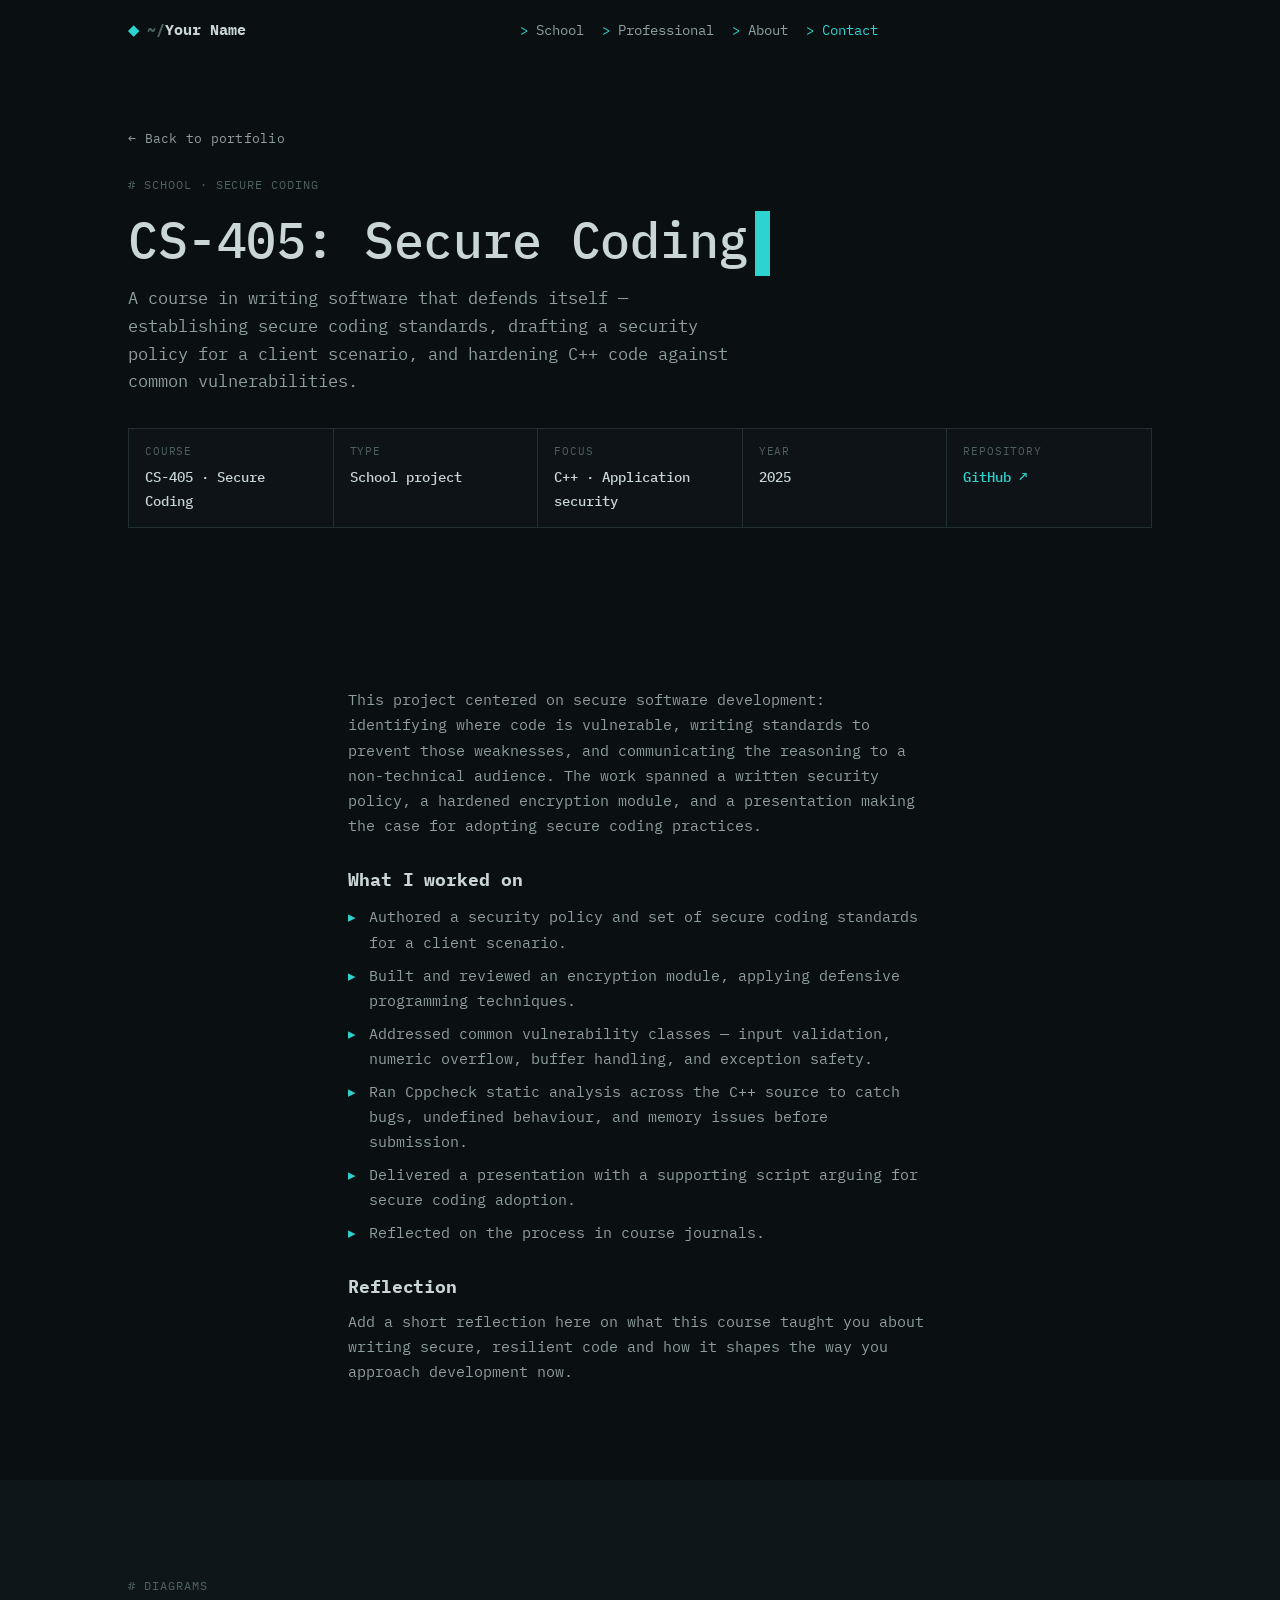
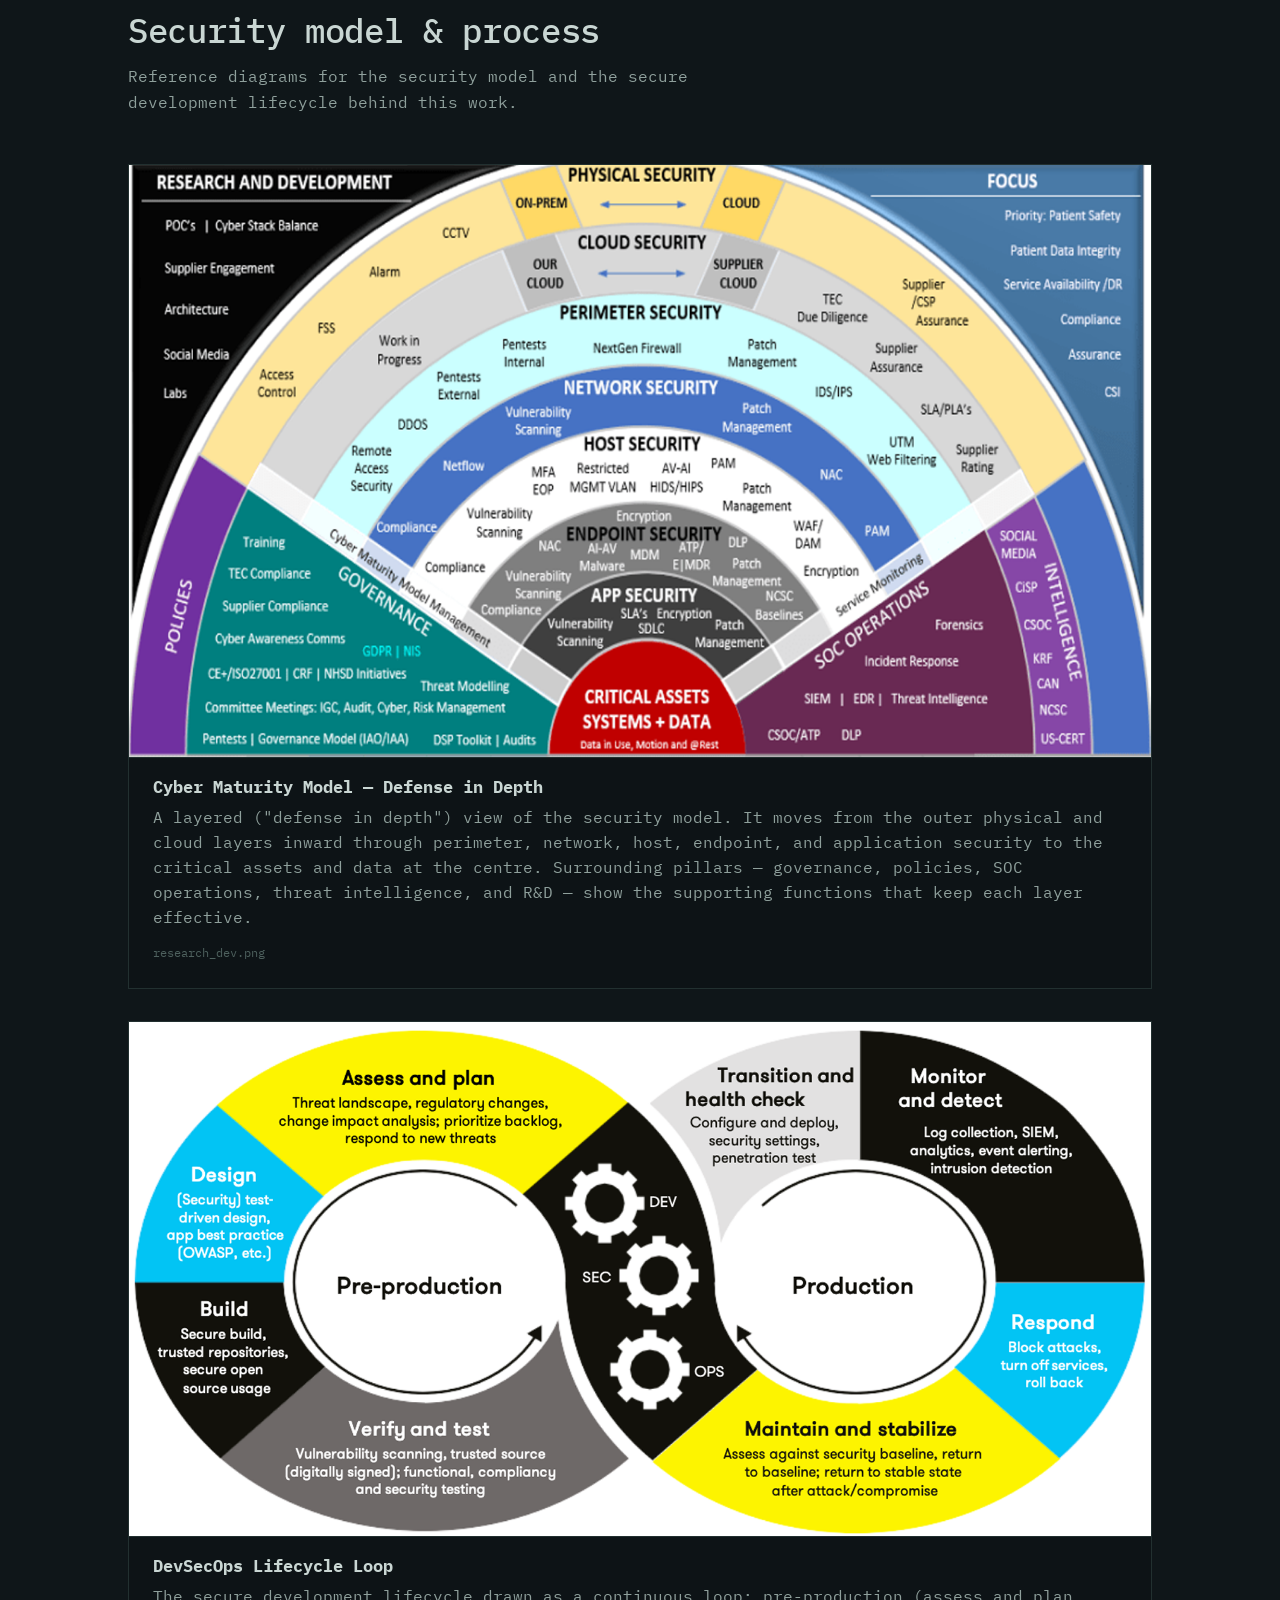
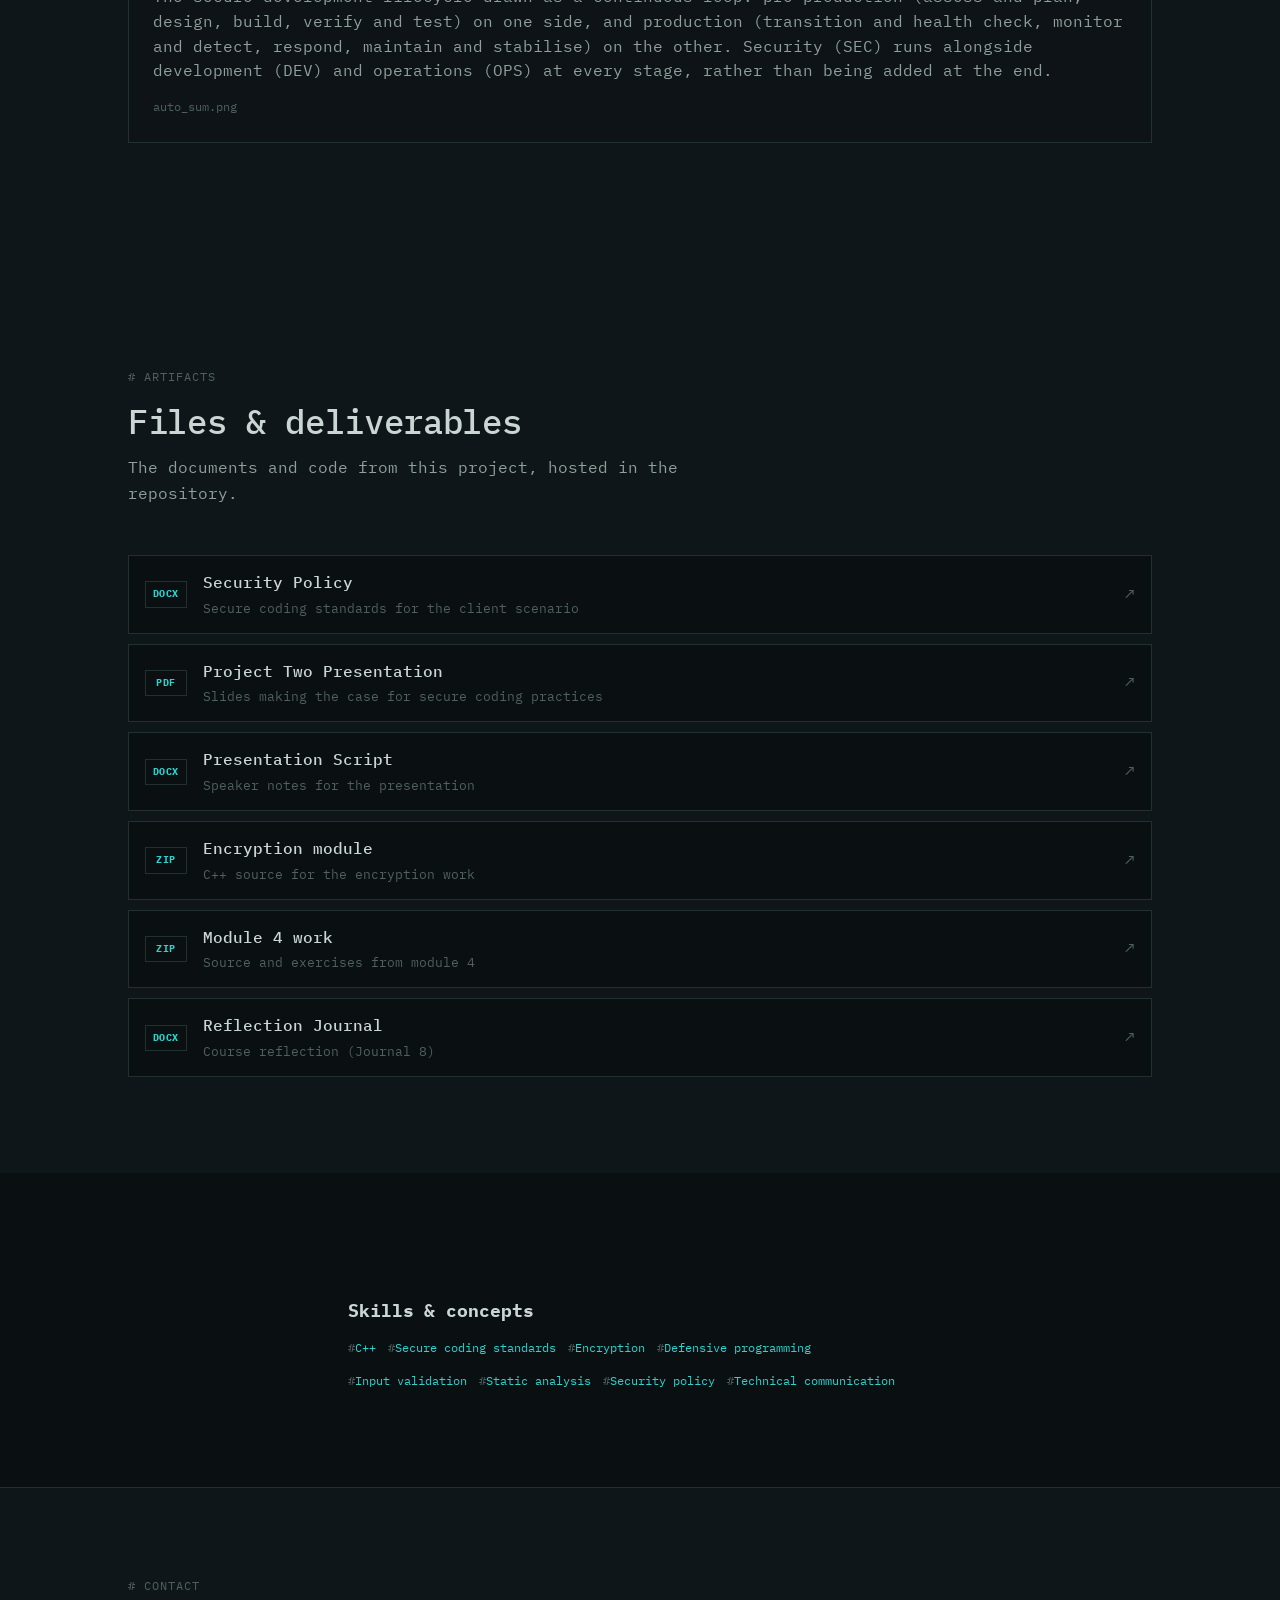
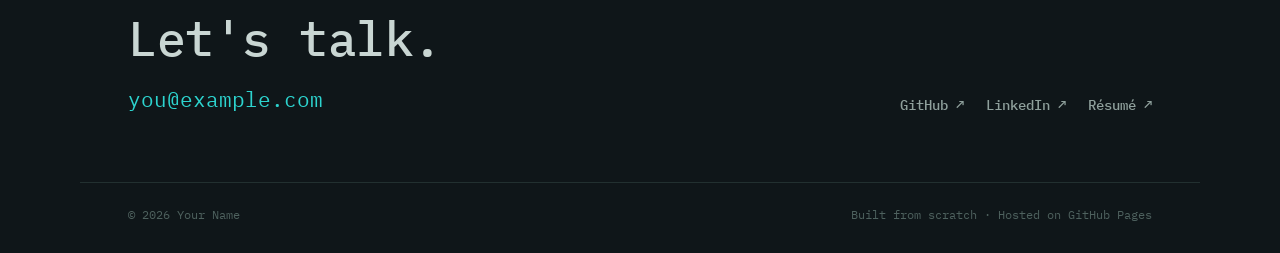
<file: cs-405.html>
<!DOCTYPE html>
<html lang="en">
<head>
  <meta charset="UTF-8" />
  <meta name="viewport" content="width=device-width, initial-scale=1.0" />
  <title>CS-405: Secure Coding — Your Name</title>
  <meta name="description" content="CS-405 Secure Coding: secure coding standards, a security policy, and an encryption module built for a client scenario." />

  <!-- Favicon and shared assets live one level up (this page is in /projects) -->
  <link rel="icon" type="image/svg+xml" href="favicon.svg" />

  <link rel="preconnect" href="https://fonts.googleapis.com" />
  <link rel="preconnect" href="https://fonts.gstatic.com" crossorigin />
  <link href="https://fonts.googleapis.com/css2?family=IBM+Plex+Mono:wght@400;500;700&display=swap" rel="stylesheet" />

  <!-- Same stylesheet as the home page (note the ../ because we're in /projects) -->
  <link rel="stylesheet" href="style.css" />

  <!-- Scoped styles for the diagram gallery (added). Uses the site's tokens from style.css. -->
  <style>
    .diagram {
      margin: 0 0 2rem;
      border: 1px solid var(--line);
      background: var(--surface);
    }
    .diagram img {
      display: block;
      width: 100%;
      height: auto;
      border-bottom: 1px solid var(--line);
    }
    .diagram figcaption { padding: 1.25rem 1.5rem 1.5rem; }
    .diagram figcaption h3 {
      font-size: 1.05rem;
      margin: 0 0 0.5rem;
      color: var(--ink);
    }
    .diagram figcaption p {
      margin: 0;
      line-height: 1.6;
      color: var(--ink-dim);
    }
    .diagram .file-tag {
      font-size: 0.75rem;
      color: var(--ink-faint);
      display: inline-block;
      margin-top: 0.85rem;
    }
  </style>
</head>
<body>
  <a class="skip-link" href="#main">Skip to content</a>

  <!-- Header links point back up to the home page's sections -->
  <header class="site-header" id="siteHeader">
    <div class="wrap header-inner">
      <a href="../index.html" class="brand">
        <span class="brand-mark" aria-hidden="true">◆</span>
        <span class="brand-name">Your Name</span>
      </a>
      <nav class="nav" id="primaryNav" aria-label="Primary">
        <a href="../index.html#school" class="nav-link">School</a>
        <a href="../index.html#professional" class="nav-link">Professional</a>
        <a href="../index.html#about" class="nav-link">About</a>
        <a href="../index.html#contact" class="nav-link nav-link--cta">Contact</a>
      </nav>
      <div class="header-actions">
        <button class="icon-btn menu-btn" id="menuToggle" type="button" aria-label="Open menu" aria-expanded="false" aria-controls="primaryNav">
          <span class="menu-bars" aria-hidden="true"><span></span><span></span><span></span></span>
        </button>
      </div>
    </div>
  </header>

  <main id="main">
    <!-- HERO -->
    <section class="detail-hero" id="top">
      <div class="wrap">
        <a href="index.html" class="back-link" data-reveal>← Back to portfolio</a>
        <p class="eyebrow" data-reveal>School · Secure Coding</p>
        <h1 class="hero-title" data-reveal>CS-405: Secure Coding</h1>
        <p class="detail-lead" data-reveal>
          A course in writing software that defends itself — establishing secure
          coding standards, drafting a security policy for a client scenario, and
          hardening C++ code against common vulnerabilities.
        </p>

        <!-- EDIT ME: quick facts. Change the year, focus, etc. -->
        <dl class="detail-meta" data-reveal>
          <div><dt>Course</dt><dd>CS-405 · Secure Coding</dd></div>
          <div><dt>Type</dt><dd>School project</dd></div>
          <div><dt>Focus</dt><dd>C++ · Application security</dd></div>
          <div><dt>Year</dt><dd>2025</dd></div>
          <div><dt>Repository</dt><dd><a href="https://github.com/bmoreawesom3/CS-405" target="_blank" rel="noopener">GitHub ↗</a></dd></div>
        </dl>
      </div>
    </section>

    <!-- OVERVIEW -->
    <section class="section">
      <div class="wrap prose" data-reveal>
        <p>
          <!-- EDIT ME: your own summary of the course/project. -->
          This project centered on secure software development: identifying where
          code is vulnerable, writing standards to prevent those weaknesses, and
          communicating the reasoning to a non-technical audience. The work spanned
          a written security policy, a hardened encryption module, and a
          presentation making the case for adopting secure coding practices.
        </p>

        <h3>What I worked on</h3>
        <ul class="bullets">
          <li>Authored a security policy and set of secure coding standards for a client scenario.</li>
          <li>Built and reviewed an encryption module, applying defensive programming techniques.</li>
          <li>Addressed common vulnerability classes — input validation, numeric overflow, buffer handling, and exception safety.</li>
          <li>Ran Cppcheck static analysis across the C++ source to catch bugs, undefined behaviour, and memory issues before submission.</li>
          <li>Delivered a presentation with a supporting script arguing for secure coding adoption.</li>
          <li>Reflected on the process in course journals.</li>
        </ul>

        <h3>Reflection</h3>
        <p>
          <!-- EDIT ME: pull a few sentences from your Journal 8 reflection —
               what you learned, what was hard, what you'd do differently. -->
          Add a short reflection here on what this course taught you about writing
          secure, resilient code and how it shapes the way you approach development
          now.
        </p>
      </div>
    </section>

    <!-- DIAGRAMS (added) -->
    <section class="section section--alt">
      <div class="wrap">
        <header class="section-head" data-reveal>
          <p class="eyebrow">Diagrams</p>
          <h2 class="section-title">Security model &amp; process</h2>
          <p class="section-desc">Reference diagrams for the security model and the secure development lifecycle behind this work.</p>
        </header>

        <figure class="diagram" data-reveal>
          <img src="research_dev.png" alt="Layered cyber maturity model showing concentric security layers around critical assets" loading="lazy" />
          <figcaption>
            <h3>Cyber Maturity Model — Defense in Depth</h3>
            <p>
              A layered ("defense in depth") view of the security model. It moves from the outer
              physical and cloud layers inward through perimeter, network, host, endpoint, and
              application security to the critical assets and data at the centre. Surrounding
              pillars — governance, policies, SOC operations, threat intelligence, and R&amp;D —
              show the supporting functions that keep each layer effective.
            </p>
            <span class="file-tag">research_dev.png</span>
          </figcaption>
        </figure>

        <figure class="diagram" data-reveal>
          <img src="auto_sum.png" alt="DevSecOps infinity loop showing pre-production and production phases with DEV, SEC, OPS integration" loading="lazy" />
          <figcaption>
            <h3>DevSecOps Lifecycle Loop</h3>
            <p>
              The secure development lifecycle drawn as a continuous loop: pre-production (assess
              and plan, design, build, verify and test) on one side, and production (transition and
              health check, monitor and detect, respond, maintain and stabilise) on the other.
              Security (SEC) runs alongside development (DEV) and operations (OPS) at every stage,
              rather than being added at the end.
            </p>
            <span class="file-tag">auto_sum.png</span>
          </figcaption>
        </figure>
      </div>
    </section>

    <!-- ARTIFACTS: links straight to the files in your repo -->
    <section class="section section--alt">
      <div class="wrap">
        <header class="section-head" data-reveal>
          <p class="eyebrow">Artifacts</p>
          <h2 class="section-title">Files &amp; deliverables</h2>
          <p class="section-desc">The documents and code from this project, hosted in the repository.</p>
        </header>

        <div class="artifacts">
          <a class="artifact" data-reveal href="https://github.com/bmoreawesom3/CS-405/blob/main/CS%20405%20Security%20Policy%20gk.docx" target="_blank" rel="noopener">
            <span class="artifact-type">DOCX</span>
            <span><span class="artifact-name">Security Policy</span><span class="artifact-note">Secure coding standards for the client scenario</span></span>
            <span class="arrow" aria-hidden="true">↗</span>
          </a>
          <a class="artifact" data-reveal href="https://github.com/bmoreawesom3/CS-405/blob/main/CS%20405%20Project%20Two%20Presentation%20Template%20gk.pdf" target="_blank" rel="noopener">
            <span class="artifact-type">PDF</span>
            <span><span class="artifact-name">Project Two Presentation</span><span class="artifact-note">Slides making the case for secure coding practices</span></span>
            <span class="arrow" aria-hidden="true">↗</span>
          </a>
          <a class="artifact" data-reveal href="https://github.com/bmoreawesom3/CS-405/blob/main/CS%20405%20Project%20Two%20Script%20Template%20GK.docx" target="_blank" rel="noopener">
            <span class="artifact-type">DOCX</span>
            <span><span class="artifact-name">Presentation Script</span><span class="artifact-note">Speaker notes for the presentation</span></span>
            <span class="arrow" aria-hidden="true">↗</span>
          </a>
          <a class="artifact" data-reveal href="https://github.com/bmoreawesom3/CS-405/blob/main/Encryption.zip" target="_blank" rel="noopener">
            <span class="artifact-type">ZIP</span>
            <span><span class="artifact-name">Encryption module</span><span class="artifact-note">C++ source for the encryption work</span></span>
            <span class="arrow" aria-hidden="true">↗</span>
          </a>
          <a class="artifact" data-reveal href="https://github.com/bmoreawesom3/CS-405/blob/main/mod%204.zip" target="_blank" rel="noopener">
            <span class="artifact-type">ZIP</span>
            <span><span class="artifact-name">Module 4 work</span><span class="artifact-note">Source and exercises from module 4</span></span>
            <span class="arrow" aria-hidden="true">↗</span>
          </a>
          <a class="artifact" data-reveal href="https://github.com/bmoreawesom3/CS-405/blob/main/Journal%208.docx" target="_blank" rel="noopener">
            <span class="artifact-type">DOCX</span>
            <span><span class="artifact-name">Reflection Journal</span><span class="artifact-note">Course reflection (Journal 8)</span></span>
            <span class="arrow" aria-hidden="true">↗</span>
          </a>
        </div>
      </div>
    </section>

    <!-- SKILLS -->
    <section class="section">
      <div class="wrap prose" data-reveal>
        <h3>Skills &amp; concepts</h3>
        <ul class="tags" aria-label="Skills" style="margin-top:1rem;">
          <li>C++</li>
          <li>Secure coding standards</li>
          <li>Encryption</li>
          <li>Defensive programming</li>
          <li>Input validation</li>
          <li>Static analysis</li>
          <li>Security policy</li>
          <li>Technical communication</li>
        </ul>
      </div>
    </section>
  </main>

  <!-- FOOTER (same as home) -->
  <footer class="site-footer" id="contact">
    <div class="wrap footer-inner">
      <div class="footer-cta" data-reveal>
        <p class="eyebrow">Contact</p>
        <h2 class="footer-title">Let's talk.</h2>
        <a href="mailto:you@example.com" class="footer-email">you@example.com</a>
      </div>
      <ul class="footer-links" aria-label="Elsewhere">
        <li><a href="https://github.com/bmoreawesom3" target="_blank" rel="noopener">GitHub ↗</a></li>
        <li><a href="#">LinkedIn ↗</a></li>
        <li><a href="#">Résumé ↗</a></li>
      </ul>
    </div>
    <div class="wrap footer-colophon">
      <span>© <span id="year">2026</span> Your Name</span>
      <span class="mono">Built from scratch · Hosted on GitHub Pages</span>
    </div>
  </footer>

  <!-- Same script as home (note the ../) -->
  <script src="main.js"></script>
</body>
</html>
</file>
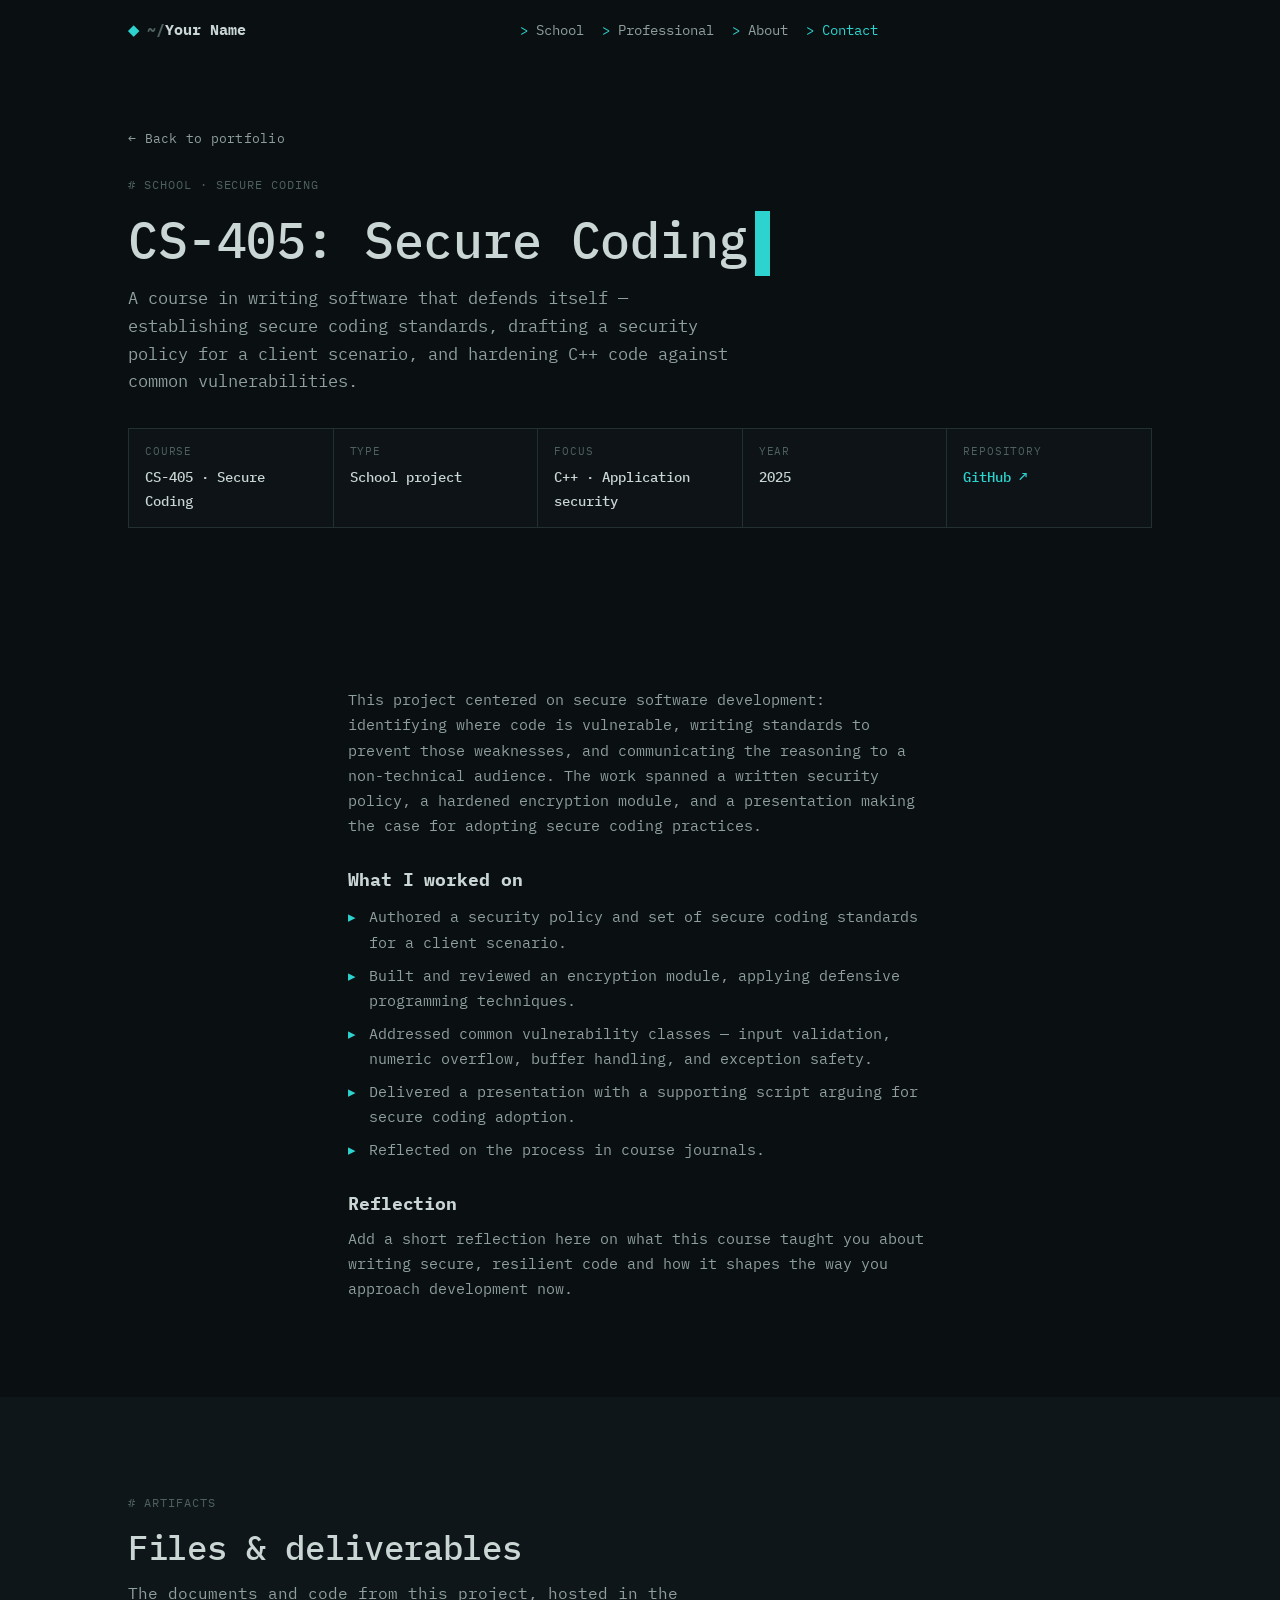
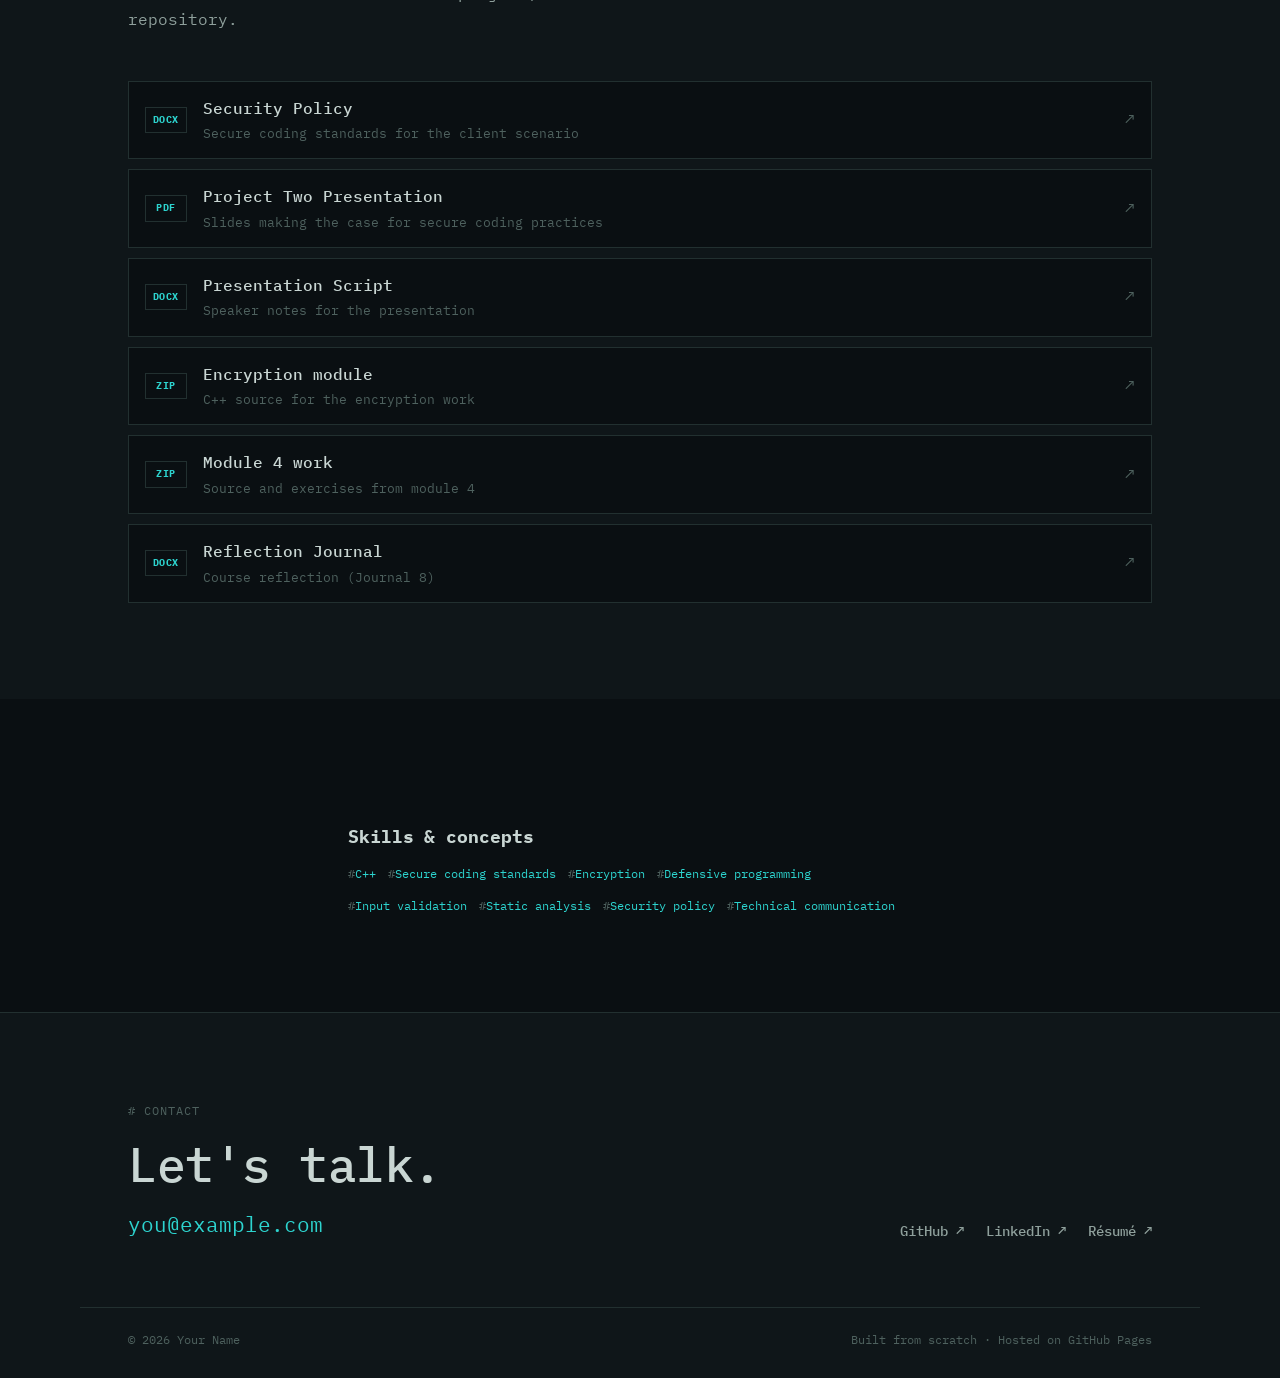
<file: cs-405_old.html>
<!DOCTYPE html>
<html lang="en">
<head>
  <meta charset="UTF-8" />
  <meta name="viewport" content="width=device-width, initial-scale=1.0" />

  <title>CS-405: Secure Coding — Your Name</title>
  <meta name="description" content="CS-405 Secure Coding: secure coding standards, a security policy, and an encryption module built for a client scenario." />

  <!-- Favicon and shared assets live one level up (this page is in /projects) -->
  <link rel="icon" type="image/svg+xml" href="favicon.svg" />

  <link rel="preconnect" href="https://fonts.googleapis.com" />
  <link rel="preconnect" href="https://fonts.gstatic.com" crossorigin />
  <link href="https://fonts.googleapis.com/css2?family=IBM+Plex+Mono:wght@400;500;700&display=swap" rel="stylesheet" />

  <!-- Same stylesheet as the home page (note the ../ because we're in /projects) -->
  <link rel="stylesheet" href="style.css" />
</head>

<body>
  <a class="skip-link" href="#main">Skip to content</a>

  <!-- Header links point back up to the home page's sections -->
  <header class="site-header" id="siteHeader">
    <div class="wrap header-inner">
      <a href="../index.html" class="brand">
        <span class="brand-mark" aria-hidden="true">◆</span>
        <span class="brand-name">Your Name</span>
      </a>

      <nav class="nav" id="primaryNav" aria-label="Primary">
        <a href="../index.html#school" class="nav-link">School</a>
        <a href="../index.html#professional" class="nav-link">Professional</a>
        <a href="../index.html#about" class="nav-link">About</a>
        <a href="../index.html#contact" class="nav-link nav-link--cta">Contact</a>
      </nav>

      <div class="header-actions">
        <button class="icon-btn menu-btn" id="menuToggle" type="button" aria-label="Open menu" aria-expanded="false" aria-controls="primaryNav">
          <span class="menu-bars" aria-hidden="true"><span></span><span></span><span></span></span>
        </button>
      </div>
    </div>
  </header>

  <main id="main">
    <!-- HERO -->
    <section class="detail-hero" id="top">
      <div class="wrap">
        <a href="index.html" class="back-link" data-reveal>← Back to portfolio</a>

        <p class="eyebrow" data-reveal>School · Secure Coding</p>
        <h1 class="hero-title" data-reveal>CS-405: Secure Coding</h1>
        <p class="detail-lead" data-reveal>
          A course in writing software that defends itself — establishing secure
          coding standards, drafting a security policy for a client scenario, and
          hardening C++ code against common vulnerabilities.
        </p>

        <!-- EDIT ME: quick facts. Change the year, focus, etc. -->
        <dl class="detail-meta" data-reveal>
          <div><dt>Course</dt><dd>CS-405 · Secure Coding</dd></div>
          <div><dt>Type</dt><dd>School project</dd></div>
          <div><dt>Focus</dt><dd>C++ · Application security</dd></div>
          <div><dt>Year</dt><dd>2025</dd></div>
          <div><dt>Repository</dt><dd><a href="https://github.com/bmoreawesom3/CS-405" target="_blank" rel="noopener">GitHub ↗</a></dd></div>
        </dl>
      </div>
    </section>

    <!-- OVERVIEW -->
    <section class="section">
      <div class="wrap prose" data-reveal>
        <p>
          <!-- EDIT ME: your own summary of the course/project. -->
          This project centered on secure software development: identifying where
          code is vulnerable, writing standards to prevent those weaknesses, and
          communicating the reasoning to a non-technical audience. The work spanned
          a written security policy, a hardened encryption module, and a
          presentation making the case for adopting secure coding practices.
        </p>

        <h3>What I worked on</h3>
        <ul class="bullets">
          <li>Authored a security policy and set of secure coding standards for a client scenario.</li>
          <li>Built and reviewed an encryption module, applying defensive programming techniques.</li>
          <li>Addressed common vulnerability classes — input validation, numeric overflow, buffer handling, and exception safety.</li>
          <li>Delivered a presentation with a supporting script arguing for secure coding adoption.</li>
          <li>Reflected on the process in course journals.</li>
        </ul>

        <h3>Reflection</h3>
        <p>
          <!-- EDIT ME: pull a few sentences from your Journal 8 reflection —
               what you learned, what was hard, what you'd do differently. -->
          Add a short reflection here on what this course taught you about writing
          secure, resilient code and how it shapes the way you approach development
          now.
        </p>
      </div>
    </section>

    <!-- ARTIFACTS: links straight to the files in your repo -->
    <section class="section section--alt">
      <div class="wrap">
        <header class="section-head" data-reveal>
          <p class="eyebrow">Artifacts</p>
          <h2 class="section-title">Files &amp; deliverables</h2>
          <p class="section-desc">The documents and code from this project, hosted in the repository.</p>
        </header>

        <div class="artifacts">
          <a class="artifact" data-reveal href="https://github.com/bmoreawesom3/CS-405/blob/main/CS%20405%20Security%20Policy%20gk.docx" target="_blank" rel="noopener">
            <span class="artifact-type">DOCX</span>
            <span><span class="artifact-name">Security Policy</span><span class="artifact-note">Secure coding standards for the client scenario</span></span>
            <span class="arrow" aria-hidden="true">↗</span>
          </a>
          <a class="artifact" data-reveal href="https://github.com/bmoreawesom3/CS-405/blob/main/CS%20405%20Project%20Two%20Presentation%20Template%20gk.pdf" target="_blank" rel="noopener">
            <span class="artifact-type">PDF</span>
            <span><span class="artifact-name">Project Two Presentation</span><span class="artifact-note">Slides making the case for secure coding practices</span></span>
            <span class="arrow" aria-hidden="true">↗</span>
          </a>
          <a class="artifact" data-reveal href="https://github.com/bmoreawesom3/CS-405/blob/main/CS%20405%20Project%20Two%20Script%20Template%20GK.docx" target="_blank" rel="noopener">
            <span class="artifact-type">DOCX</span>
            <span><span class="artifact-name">Presentation Script</span><span class="artifact-note">Speaker notes for the presentation</span></span>
            <span class="arrow" aria-hidden="true">↗</span>
          </a>
          <a class="artifact" data-reveal href="https://github.com/bmoreawesom3/CS-405/blob/main/Encryption.zip" target="_blank" rel="noopener">
            <span class="artifact-type">ZIP</span>
            <span><span class="artifact-name">Encryption module</span><span class="artifact-note">C++ source for the encryption work</span></span>
            <span class="arrow" aria-hidden="true">↗</span>
          </a>
          <a class="artifact" data-reveal href="https://github.com/bmoreawesom3/CS-405/blob/main/mod%204.zip" target="_blank" rel="noopener">
            <span class="artifact-type">ZIP</span>
            <span><span class="artifact-name">Module 4 work</span><span class="artifact-note">Source and exercises from module 4</span></span>
            <span class="arrow" aria-hidden="true">↗</span>
          </a>
          <a class="artifact" data-reveal href="https://github.com/bmoreawesom3/CS-405/blob/main/Journal%208.docx" target="_blank" rel="noopener">
            <span class="artifact-type">DOCX</span>
            <span><span class="artifact-name">Reflection Journal</span><span class="artifact-note">Course reflection (Journal 8)</span></span>
            <span class="arrow" aria-hidden="true">↗</span>
          </a>
        </div>
      </div>
    </section>

    <!-- SKILLS -->
    <section class="section">
      <div class="wrap prose" data-reveal>
        <h3>Skills &amp; concepts</h3>
        <ul class="tags" aria-label="Skills" style="margin-top:1rem;">
          <li>C++</li>
          <li>Secure coding standards</li>
          <li>Encryption</li>
          <li>Defensive programming</li>
          <li>Input validation</li>
          <li>Static analysis</li>
          <li>Security policy</li>
          <li>Technical communication</li>
        </ul>
      </div>
    </section>
  </main>

  <!-- FOOTER (same as home) -->
  <footer class="site-footer" id="contact">
    <div class="wrap footer-inner">
      <div class="footer-cta" data-reveal>
        <p class="eyebrow">Contact</p>
        <h2 class="footer-title">Let's talk.</h2>
        <a href="mailto:you@example.com" class="footer-email">you@example.com</a>
      </div>
      <ul class="footer-links" aria-label="Elsewhere">
        <li><a href="https://github.com/bmoreawesom3" target="_blank" rel="noopener">GitHub ↗</a></li>
        <li><a href="#">LinkedIn ↗</a></li>
        <li><a href="#">Résumé ↗</a></li>
      </ul>
    </div>
    <div class="wrap footer-colophon">
      <span>© <span id="year">2026</span> Your Name</span>
      <span class="mono">Built from scratch · Hosted on GitHub Pages</span>
    </div>
  </footer>

  <!-- Same script as home (note the ../) -->
  <script src="main.js"></script>
</body>
</html>
</file>
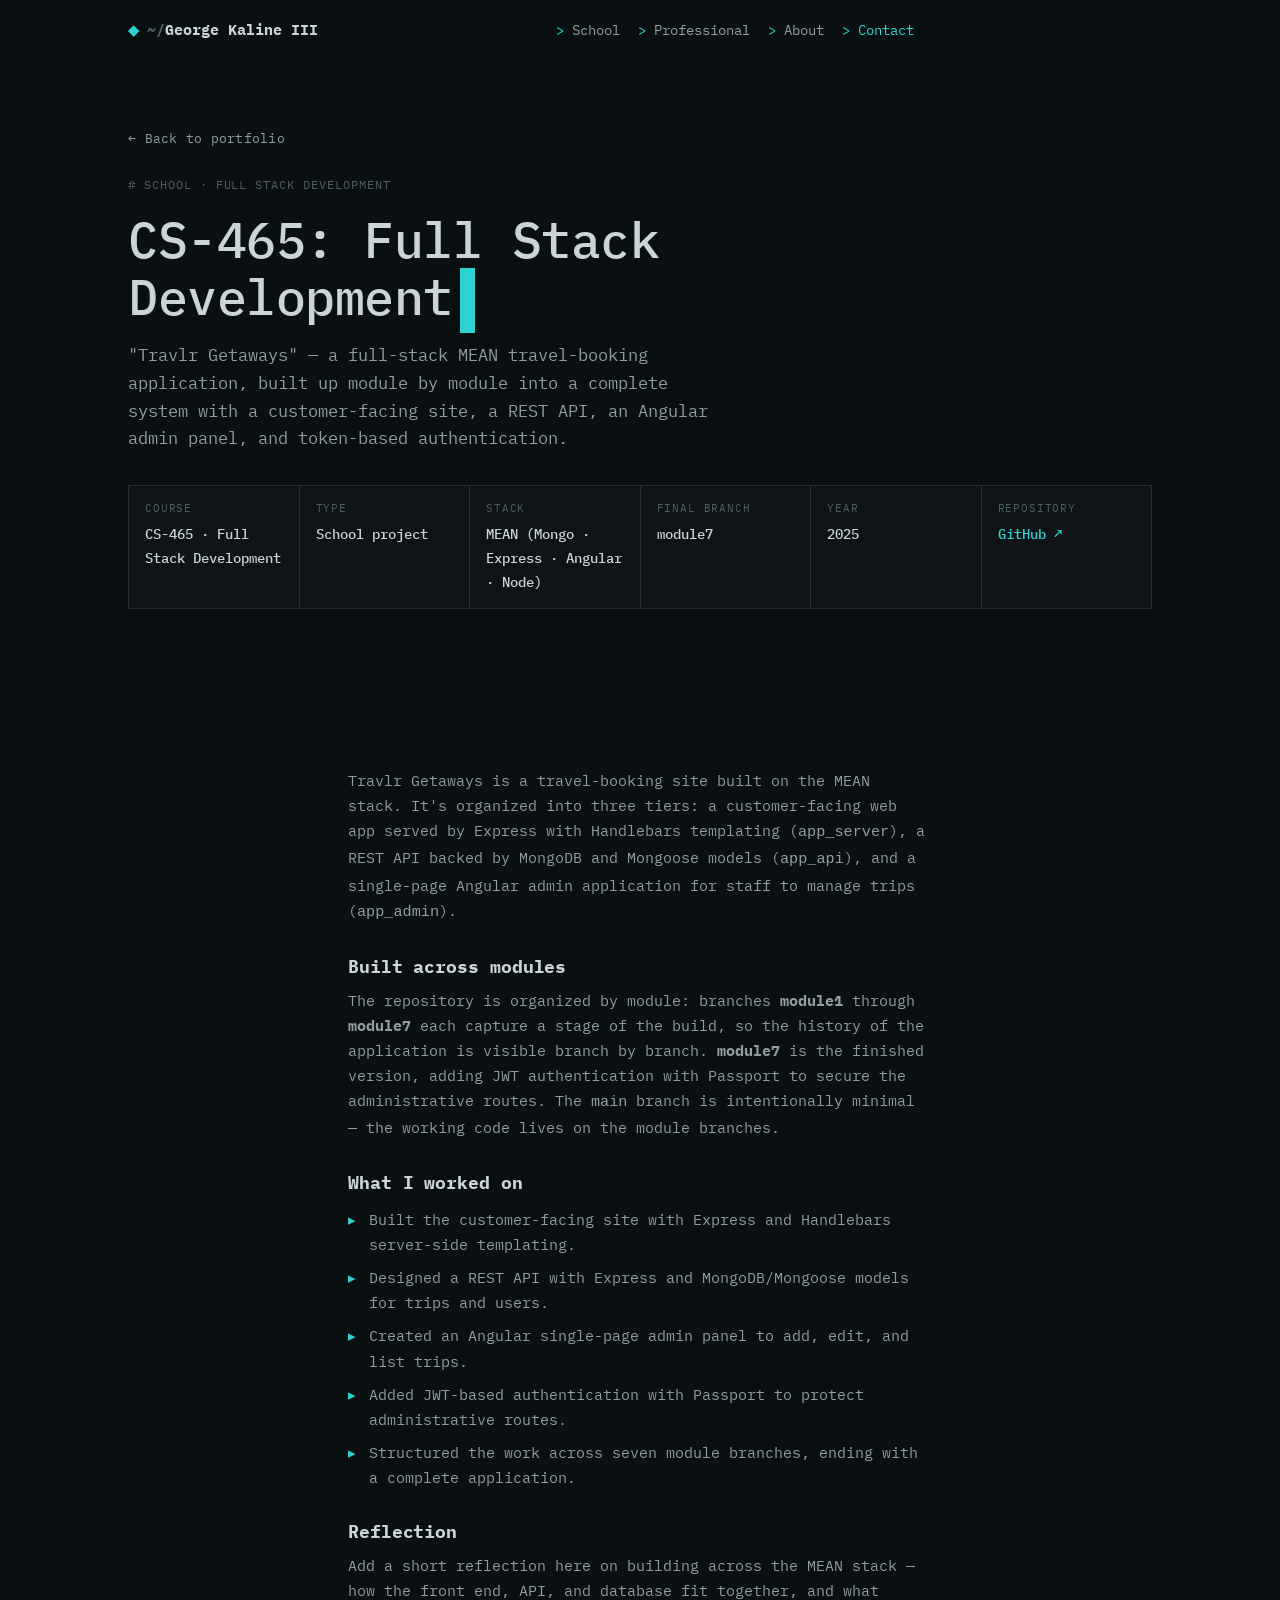
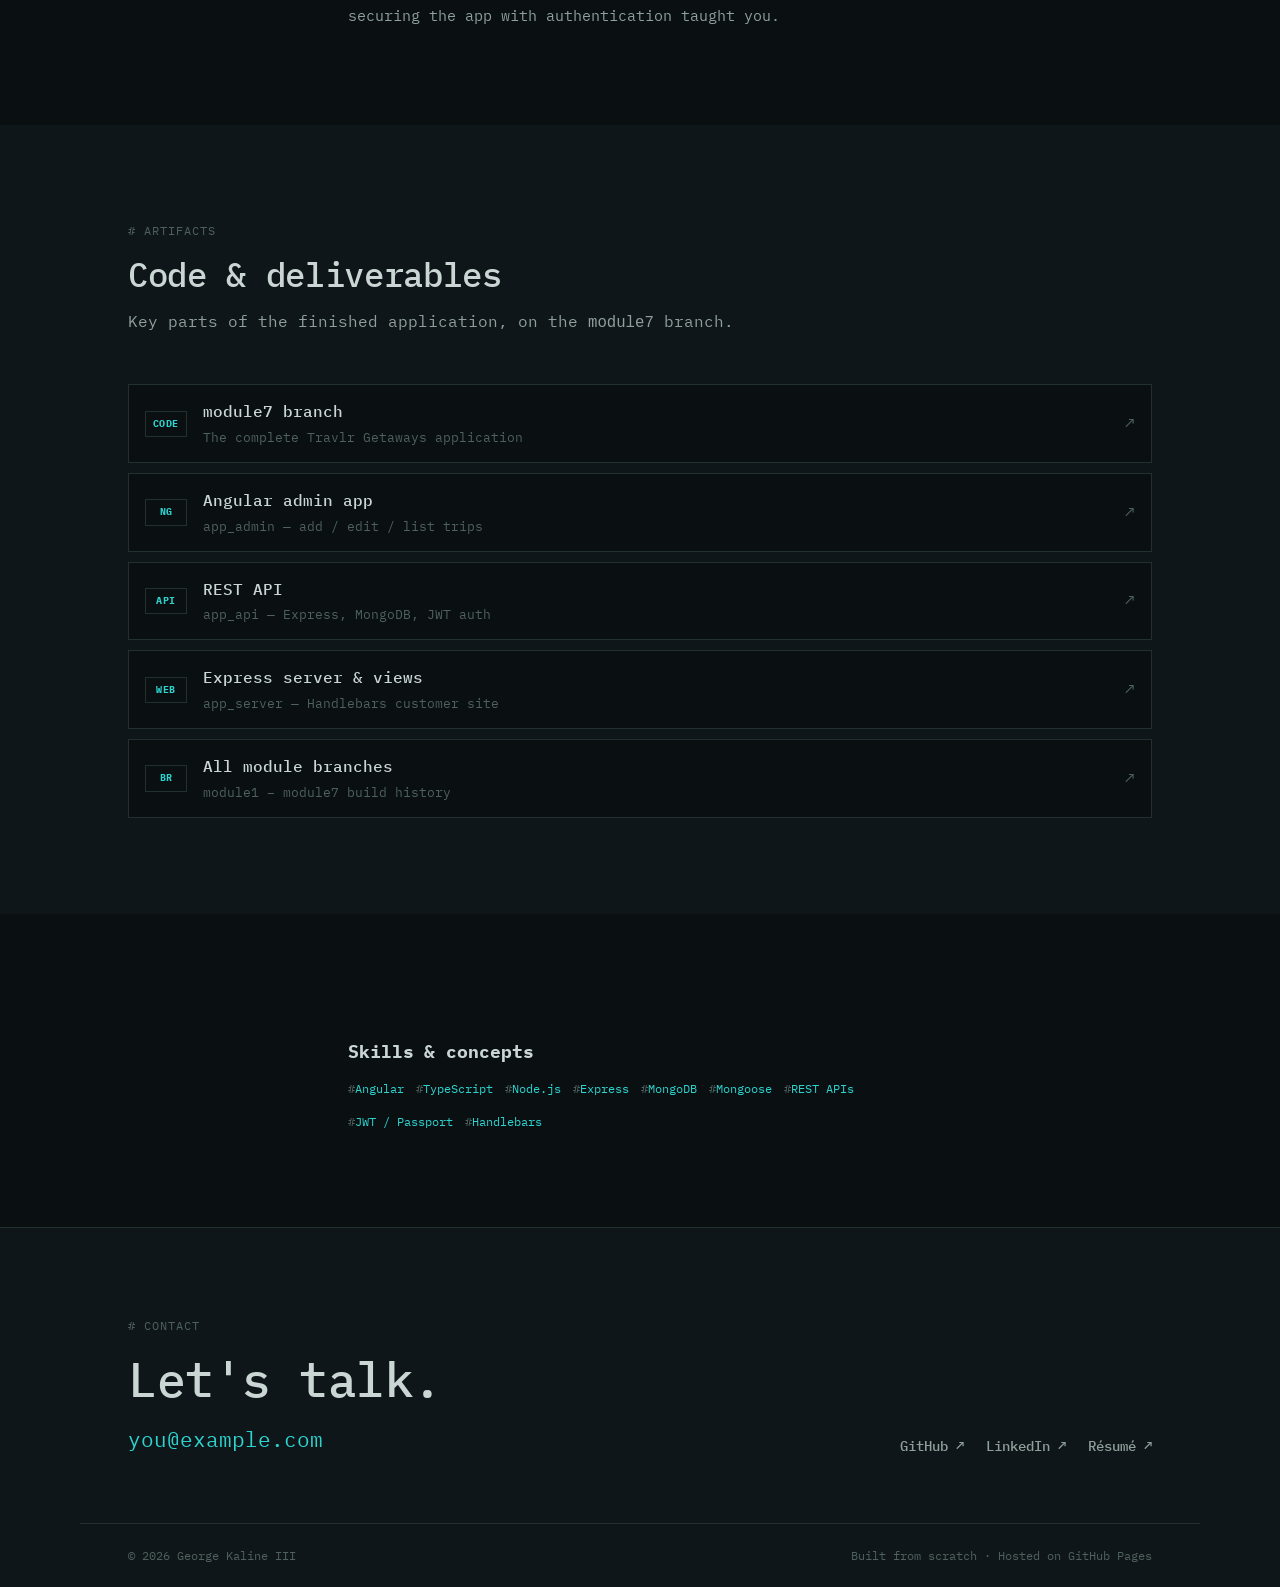
<file: cs-465.html>
<!DOCTYPE html>
<html lang="en">
<head>
  <meta charset="UTF-8" />
  <meta name="viewport" content="width=device-width, initial-scale=1.0" />

  <!-- Marks that JS is available, so content-reveal animations can run.
       Without JS, content simply shows (see .js rules in style.css). -->
  <script>document.documentElement.classList.add("js");</script>

  <title>CS-465: Full Stack Development — George Kaline III</title>
  <meta name="description" content="CS-465 Full Stack Development: Travlr Getaways, a MEAN-stack travel app with an Angular admin panel, a REST API, and JWT authentication." />

  <link rel="icon" type="image/svg+xml" href="favicon.svg" />

  <link rel="preconnect" href="https://fonts.googleapis.com" />
  <link rel="preconnect" href="https://fonts.gstatic.com" crossorigin />
  <link href="https://fonts.googleapis.com/css2?family=IBM+Plex+Mono:wght@400;500;700&display=swap" rel="stylesheet" />

  <link rel="stylesheet" href="style.css" />
</head>

<body>
  <a class="skip-link" href="#main">Skip to content</a>

  <header class="site-header" id="siteHeader">
    <div class="wrap header-inner">
      <a href="index.html" class="brand">
        <span class="brand-mark" aria-hidden="true">◆</span>
        <span class="brand-name">George Kaline III</span>
      </a>
      <nav class="nav" id="primaryNav" aria-label="Primary">
        <a href="index.html#school" class="nav-link">School</a>
        <a href="index.html#professional" class="nav-link">Professional</a>
        <a href="index.html#about" class="nav-link">About</a>
        <a href="index.html#contact" class="nav-link nav-link--cta">Contact</a>
      </nav>
      <div class="header-actions">
        <button class="icon-btn menu-btn" id="menuToggle" type="button" aria-label="Open menu" aria-expanded="false" aria-controls="primaryNav">
          <span class="menu-bars" aria-hidden="true"><span></span><span></span><span></span></span>
        </button>
      </div>
    </div>
  </header>

  <main id="main">
    <section class="detail-hero" id="top">
      <div class="wrap">
        <a href="index.html#school" class="back-link" data-reveal>← Back to portfolio</a>
        <p class="eyebrow" data-reveal>School · Full Stack Development</p>
        <h1 class="hero-title" data-reveal>CS-465: Full Stack Development</h1>
        <p class="detail-lead" data-reveal>
          "Travlr Getaways" — a full-stack MEAN travel-booking application, built
          up module by module into a complete system with a customer-facing site,
          a REST API, an Angular admin panel, and token-based authentication.
        </p>

        <dl class="detail-meta" data-reveal>
          <div><dt>Course</dt><dd>CS-465 · Full Stack Development</dd></div>
          <div><dt>Type</dt><dd>School project</dd></div>
          <div><dt>Stack</dt><dd>MEAN (Mongo · Express · Angular · Node)</dd></div>
          <div><dt>Final branch</dt><dd>module7</dd></div>
          <div><dt>Year</dt><dd>2025</dd></div>
          <div><dt>Repository</dt><dd><a href="https://github.com/bmoreawesom3/CS465" target="_blank" rel="noopener">GitHub ↗</a></dd></div>
        </dl>
      </div>
    </section>

    <section class="section">
      <div class="wrap prose" data-reveal>
        <p>
          Travlr Getaways is a travel-booking site built on the MEAN stack. It's
          organized into three tiers: a customer-facing web app served by Express
          with Handlebars templating (<code>app_server</code>), a REST API backed
          by MongoDB and Mongoose models (<code>app_api</code>), and a single-page
          Angular admin application for staff to manage trips (<code>app_admin</code>).
        </p>

        <h3>Built across modules</h3>
        <p>
          <!-- EDIT ME if you'd describe the branch structure differently. -->
          The repository is organized by module: branches <strong>module1</strong>
          through <strong>module7</strong> each capture a stage of the build, so
          the history of the application is visible branch by branch.
          <strong>module7</strong> is the finished version, adding JWT
          authentication with Passport to secure the administrative routes. The
          <code>main</code> branch is intentionally minimal — the working code
          lives on the module branches.
        </p>

        <h3>What I worked on</h3>
        <ul class="bullets">
          <li>Built the customer-facing site with Express and Handlebars server-side templating.</li>
          <li>Designed a REST API with Express and MongoDB/Mongoose models for trips and users.</li>
          <li>Created an Angular single-page admin panel to add, edit, and list trips.</li>
          <li>Added JWT-based authentication with Passport to protect administrative routes.</li>
          <li>Structured the work across seven module branches, ending with a complete application.</li>
        </ul>

        <h3>Reflection</h3>
        <p>
          <!-- EDIT ME: this repo had no reflection document, so add a few
               sentences here from your course journal — what full-stack
               architecture taught you, what was hardest, what you'd refine. -->
          Add a short reflection here on building across the MEAN stack — how the
          front end, API, and database fit together, and what securing the app
          with authentication taught you.
        </p>
      </div>
    </section>

    <section class="section section--alt">
      <div class="wrap">
        <header class="section-head" data-reveal>
          <p class="eyebrow">Artifacts</p>
          <h2 class="section-title">Code &amp; deliverables</h2>
          <p class="section-desc">Key parts of the finished application, on the <code>module7</code> branch.</p>
        </header>
        <div class="artifacts">
          <a class="artifact" data-reveal href="https://github.com/bmoreawesom3/CS465/tree/module7" target="_blank" rel="noopener">
            <span class="artifact-type">CODE</span>
            <span><span class="artifact-name">module7 branch</span><span class="artifact-note">The complete Travlr Getaways application</span></span>
            <span class="arrow" aria-hidden="true">↗</span>
          </a>
          <a class="artifact" data-reveal href="https://github.com/bmoreawesom3/CS465/tree/module7/app_admin" target="_blank" rel="noopener">
            <span class="artifact-type">NG</span>
            <span><span class="artifact-name">Angular admin app</span><span class="artifact-note">app_admin — add / edit / list trips</span></span>
            <span class="arrow" aria-hidden="true">↗</span>
          </a>
          <a class="artifact" data-reveal href="https://github.com/bmoreawesom3/CS465/tree/module7/app_api" target="_blank" rel="noopener">
            <span class="artifact-type">API</span>
            <span><span class="artifact-name">REST API</span><span class="artifact-note">app_api — Express, MongoDB, JWT auth</span></span>
            <span class="arrow" aria-hidden="true">↗</span>
          </a>
          <a class="artifact" data-reveal href="https://github.com/bmoreawesom3/CS465/tree/module7/app_server" target="_blank" rel="noopener">
            <span class="artifact-type">WEB</span>
            <span><span class="artifact-name">Express server &amp; views</span><span class="artifact-note">app_server — Handlebars customer site</span></span>
            <span class="arrow" aria-hidden="true">↗</span>
          </a>
          <a class="artifact" data-reveal href="https://github.com/bmoreawesom3/CS465/branches" target="_blank" rel="noopener">
            <span class="artifact-type">BR</span>
            <span><span class="artifact-name">All module branches</span><span class="artifact-note">module1 – module7 build history</span></span>
            <span class="arrow" aria-hidden="true">↗</span>
          </a>
        </div>
      </div>
    </section>

    <section class="section">
      <div class="wrap prose" data-reveal>
        <h3>Skills &amp; concepts</h3>
        <ul class="tags" aria-label="Skills" style="margin-top:1rem;">
          <li>Angular</li>
          <li>TypeScript</li>
          <li>Node.js</li>
          <li>Express</li>
          <li>MongoDB</li>
          <li>Mongoose</li>
          <li>REST APIs</li>
          <li>JWT / Passport</li>
          <li>Handlebars</li>
        </ul>
      </div>
    </section>
  </main>

  <footer class="site-footer" id="contact">
    <div class="wrap footer-inner">
      <div class="footer-cta" data-reveal>
        <p class="eyebrow">Contact</p>
        <h2 class="footer-title">Let's talk.</h2>
        <a href="mailto:you@example.com" class="footer-email">you@example.com</a>
      </div>
      <ul class="footer-links" aria-label="Elsewhere">
        <li><a href="https://github.com/bmoreawesom3" target="_blank" rel="noopener">GitHub ↗</a></li>
        <li><a href="#">LinkedIn ↗</a></li>
        <li><a href="#">Résumé ↗</a></li>
      </ul>
    </div>
    <div class="wrap footer-colophon">
      <span>© <span id="year">2026</span> George Kaline III</span>
      <span class="mono">Built from scratch · Hosted on GitHub Pages</span>
    </div>
  </footer>

  <script src="main.js"></script>
</body>
</html>
</file>
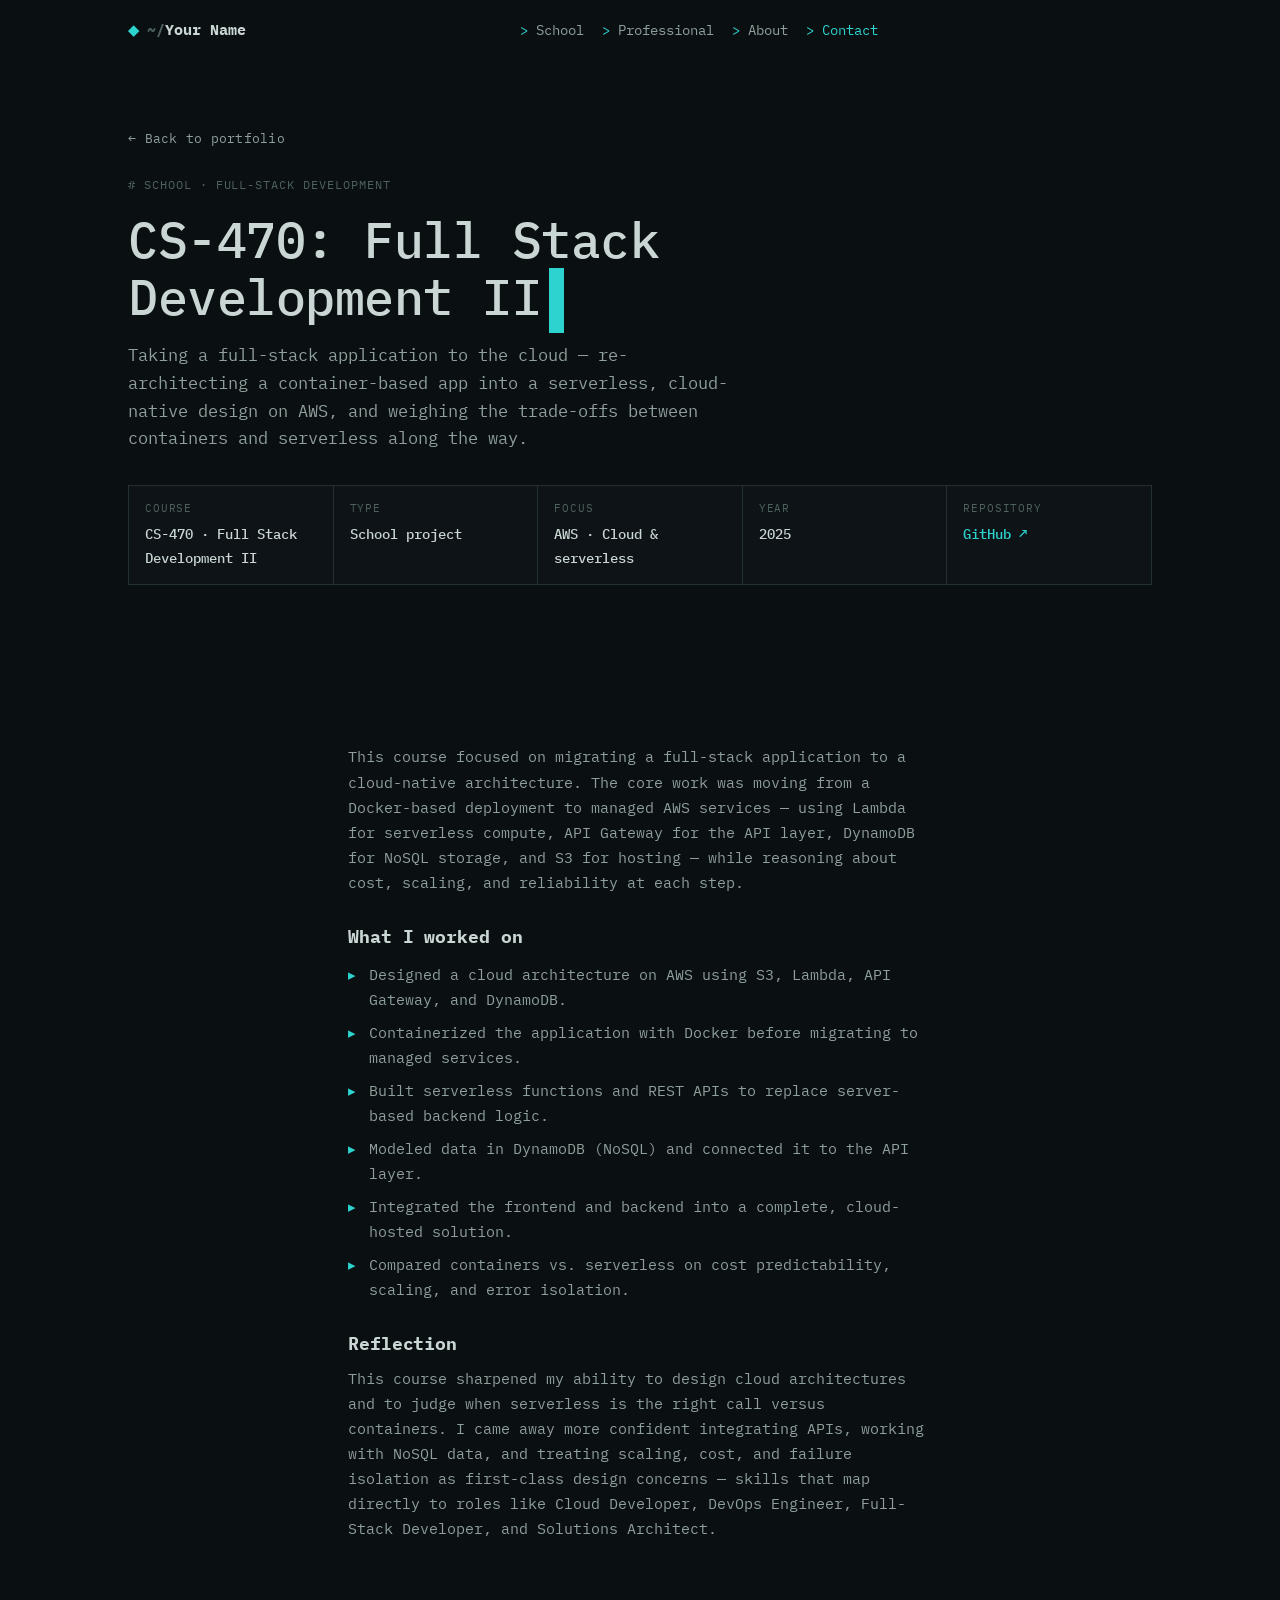
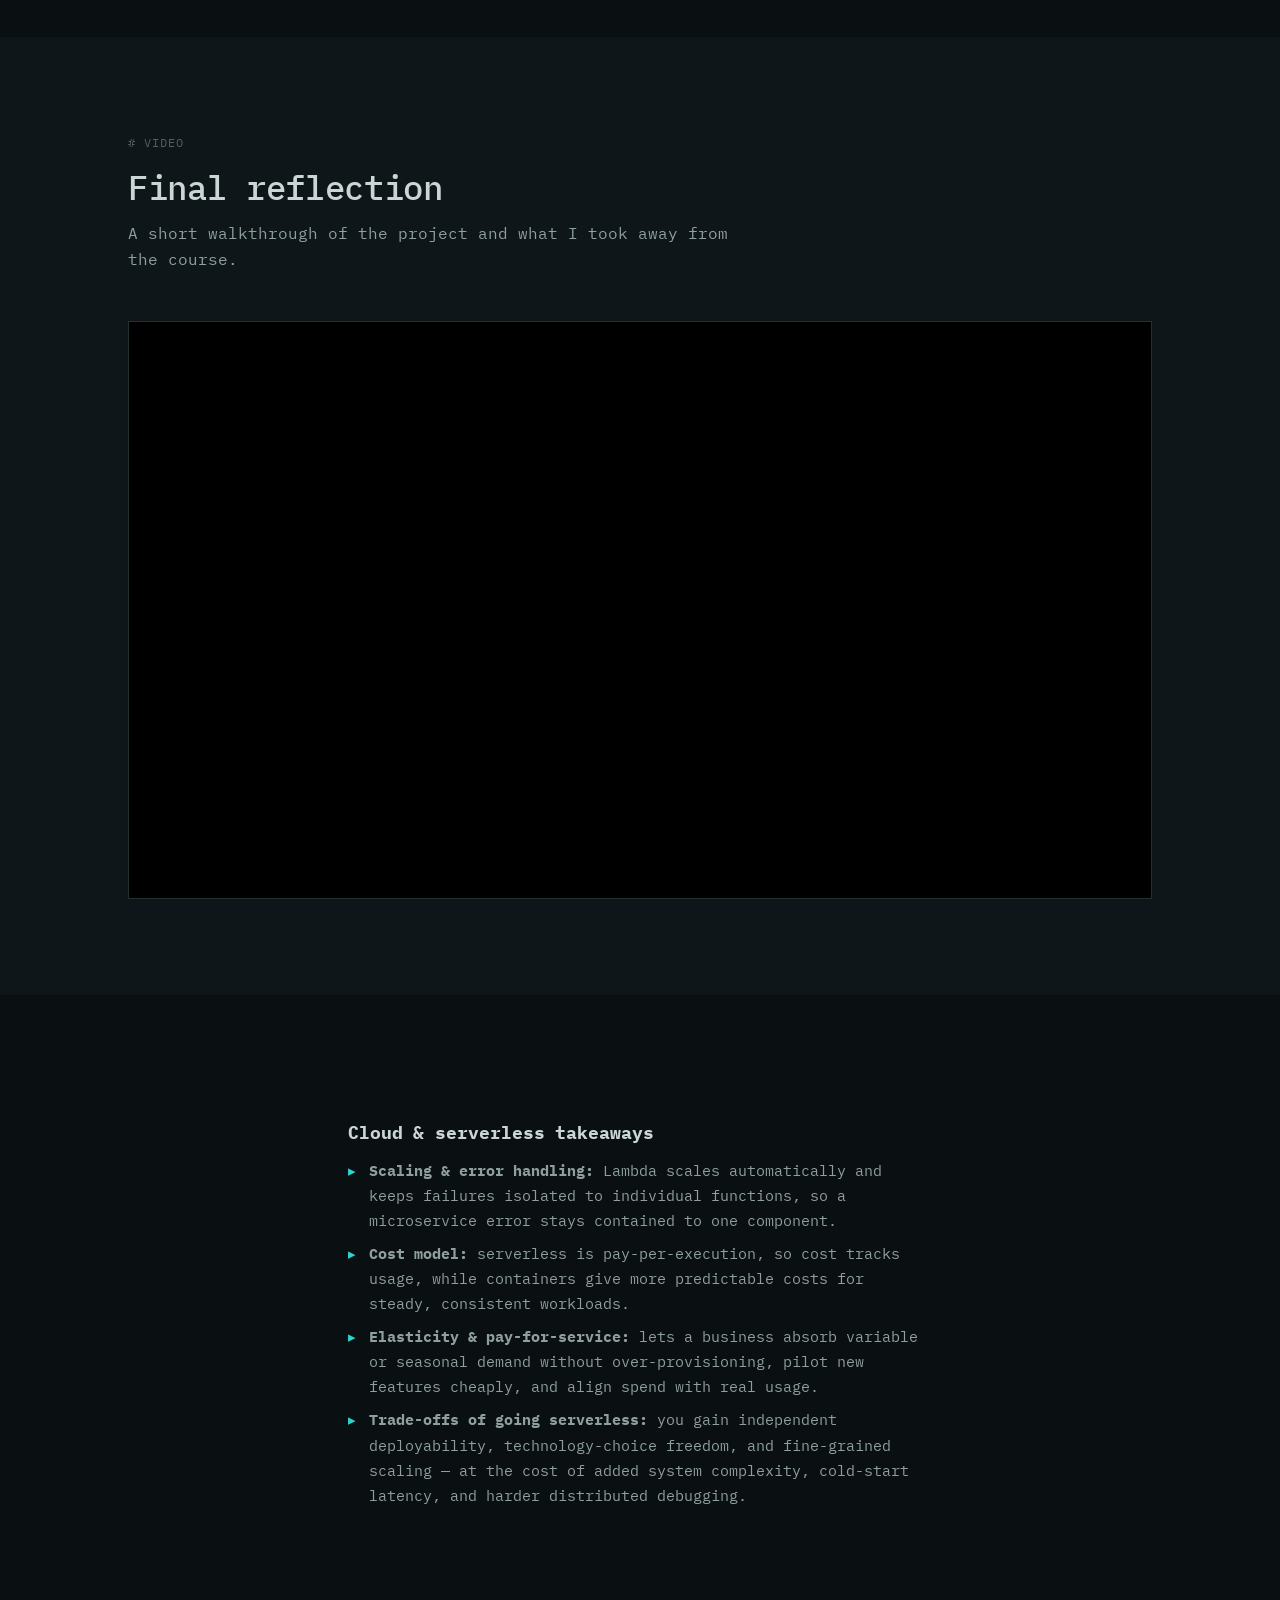
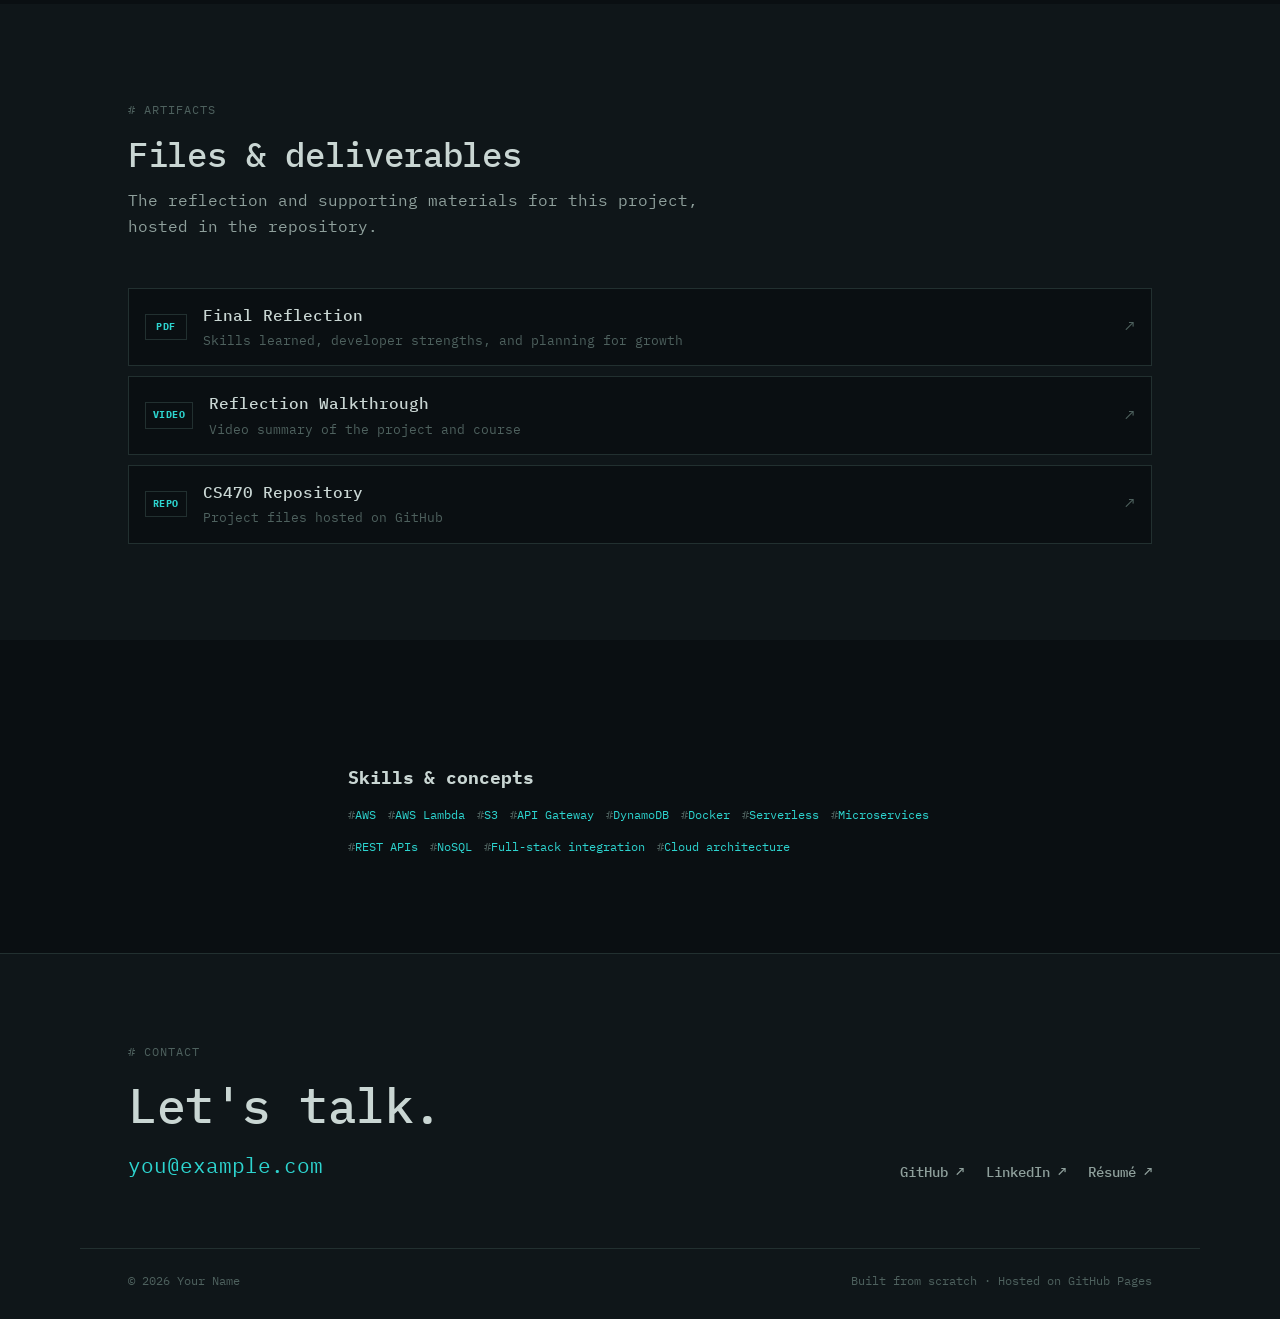
<file: cs-470.html>
<!DOCTYPE html>
<html lang="en">
<head>
  <meta charset="UTF-8" />
  <meta name="viewport" content="width=device-width, initial-scale=1.0" />
  <title>CS-470: Full Stack Development II — Your Name</title>
  <meta name="description" content="CS-470 Full Stack Development II: migrating a full-stack application to a serverless, cloud-native architecture on AWS with Docker, Lambda, API Gateway, and DynamoDB." />

  <!-- Favicon and shared assets live one level up (this page is in /projects) -->
  <link rel="icon" type="image/svg+xml" href="favicon.svg" />

  <link rel="preconnect" href="https://fonts.googleapis.com" />
  <link rel="preconnect" href="https://fonts.gstatic.com" crossorigin />
  <link href="https://fonts.googleapis.com/css2?family=IBM+Plex+Mono:wght@400;500;700&display=swap" rel="stylesheet" />

  <!-- Same stylesheet as the home page (note the ../ because we're in /projects) -->
  <link rel="stylesheet" href="style.css" />

  <!-- Scoped styles for the responsive video embed (added). Uses the site's tokens from style.css. -->
  <style>
    .video-embed {
      position: relative;
      width: 100%;
      padding-bottom: 56.25%; /* 16:9 */
      height: 0;
      overflow: hidden;
      border: 1px solid var(--line);
      background: #000;
    }
    .video-embed iframe {
      position: absolute;
      inset: 0;
      width: 100%;
      height: 100%;
      border: 0;
    }
  </style>
</head>
<body>
  <a class="skip-link" href="#main">Skip to content</a>

  <!-- Header links point back up to the home page's sections -->
  <header class="site-header" id="siteHeader">
    <div class="wrap header-inner">
      <a href="../index.html" class="brand">
        <span class="brand-mark" aria-hidden="true">◆</span>
        <span class="brand-name">Your Name</span>
      </a>
      <nav class="nav" id="primaryNav" aria-label="Primary">
        <a href="../index.html#school" class="nav-link">School</a>
        <a href="../index.html#professional" class="nav-link">Professional</a>
        <a href="../index.html#about" class="nav-link">About</a>
        <a href="../index.html#contact" class="nav-link nav-link--cta">Contact</a>
      </nav>
      <div class="header-actions">
        <button class="icon-btn menu-btn" id="menuToggle" type="button" aria-label="Open menu" aria-expanded="false" aria-controls="primaryNav">
          <span class="menu-bars" aria-hidden="true"><span></span><span></span><span></span></span>
        </button>
      </div>
    </div>
  </header>

  <main id="main">
    <!-- HERO -->
    <section class="detail-hero" id="top">
      <div class="wrap">
        <a href="index.html" class="back-link" data-reveal>← Back to portfolio</a>
        <p class="eyebrow" data-reveal>School · Full-Stack Development</p>
        <h1 class="hero-title" data-reveal>CS-470: Full Stack Development II</h1>
        <p class="detail-lead" data-reveal>
          Taking a full-stack application to the cloud — re-architecting a
          container-based app into a serverless, cloud-native design on AWS, and
          weighing the trade-offs between containers and serverless along the way.
        </p>

        <!-- EDIT ME: quick facts. Change the year, focus, etc. -->
        <dl class="detail-meta" data-reveal>
          <div><dt>Course</dt><dd>CS-470 · Full Stack Development II</dd></div>
          <div><dt>Type</dt><dd>School project</dd></div>
          <div><dt>Focus</dt><dd>AWS · Cloud &amp; serverless</dd></div>
          <div><dt>Year</dt><dd>2025</dd></div>
          <div><dt>Repository</dt><dd><a href="https://github.com/bmoreawesom3/CS470" target="_blank" rel="noopener">GitHub ↗</a></dd></div>
        </dl>
      </div>
    </section>

    <!-- OVERVIEW -->
    <section class="section">
      <div class="wrap prose" data-reveal>
        <p>
          <!-- EDIT ME: your own summary of the course/project. -->
          This course focused on migrating a full-stack application to a
          cloud-native architecture. The core work was moving from a Docker-based
          deployment to managed AWS services — using Lambda for serverless
          compute, API Gateway for the API layer, DynamoDB for NoSQL storage, and
          S3 for hosting — while reasoning about cost, scaling, and reliability at
          each step.
        </p>

        <h3>What I worked on</h3>
        <ul class="bullets">
          <li>Designed a cloud architecture on AWS using S3, Lambda, API Gateway, and DynamoDB.</li>
          <li>Containerized the application with Docker before migrating to managed services.</li>
          <li>Built serverless functions and REST APIs to replace server-based backend logic.</li>
          <li>Modeled data in DynamoDB (NoSQL) and connected it to the API layer.</li>
          <li>Integrated the frontend and backend into a complete, cloud-hosted solution.</li>
          <li>Compared containers vs. serverless on cost predictability, scaling, and error isolation.</li>
        </ul>

        <h3>Reflection</h3>
        <p>
          <!-- EDIT ME: adjust to your own words / add specifics from the project. -->
          This course sharpened my ability to design cloud architectures and to
          judge when serverless is the right call versus containers. I came away
          more confident integrating APIs, working with NoSQL data, and treating
          scaling, cost, and failure isolation as first-class design concerns —
          skills that map directly to roles like Cloud Developer, DevOps Engineer,
          Full-Stack Developer, and Solutions Architect.
        </p>
      </div>
    </section>

    <!-- VIDEO (added) -->
    <section class="section section--alt">
      <div class="wrap">
        <header class="section-head" data-reveal>
          <p class="eyebrow">Video</p>
          <h2 class="section-title">Final reflection</h2>
          <p class="section-desc">A short walkthrough of the project and what I took away from the course.</p>
        </header>

        <div class="video-embed" data-reveal>
          <iframe
            src="https://www.youtube.com/embed/7Bh84dFaTEU"
            title="CS-470 final reflection video"
            allow="accelerometer; autoplay; clipboard-write; encrypted-media; gyroscope; picture-in-picture; web-share"
            referrerpolicy="strict-origin-when-cross-origin"
            allowfullscreen></iframe>
        </div>
      </div>
    </section>

    <!-- KEY TAKEAWAYS -->
    <section class="section">
      <div class="wrap prose" data-reveal>
        <h3>Cloud &amp; serverless takeaways</h3>
        <ul class="bullets">
          <li><strong>Scaling &amp; error handling:</strong> Lambda scales automatically and keeps failures isolated to individual functions, so a microservice error stays contained to one component.</li>
          <li><strong>Cost model:</strong> serverless is pay-per-execution, so cost tracks usage, while containers give more predictable costs for steady, consistent workloads.</li>
          <li><strong>Elasticity &amp; pay-for-service:</strong> lets a business absorb variable or seasonal demand without over-provisioning, pilot new features cheaply, and align spend with real usage.</li>
          <li><strong>Trade-offs of going serverless:</strong> you gain independent deployability, technology-choice freedom, and fine-grained scaling — at the cost of added system complexity, cold-start latency, and harder distributed debugging.</li>
        </ul>
      </div>
    </section>

    <!-- ARTIFACTS: links straight to the files in the repo -->
    <section class="section section--alt">
      <div class="wrap">
        <header class="section-head" data-reveal>
          <p class="eyebrow">Artifacts</p>
          <h2 class="section-title">Files &amp; deliverables</h2>
          <p class="section-desc">The reflection and supporting materials for this project, hosted in the repository.</p>
        </header>

        <div class="artifacts">
          <a class="artifact" data-reveal href="https://github.com/bmoreawesom3/CS470/blob/main/CS470%20ReflectionGeorge%20Kaline%20III.pdf" target="_blank" rel="noopener">
            <span class="artifact-type">PDF</span>
            <span><span class="artifact-name">Final Reflection</span><span class="artifact-note">Skills learned, developer strengths, and planning for growth</span></span>
            <span class="arrow" aria-hidden="true">↗</span>
          </a>
          <a class="artifact" data-reveal href="https://youtu.be/7Bh84dFaTEU" target="_blank" rel="noopener">
            <span class="artifact-type">VIDEO</span>
            <span><span class="artifact-name">Reflection Walkthrough</span><span class="artifact-note">Video summary of the project and course</span></span>
            <span class="arrow" aria-hidden="true">↗</span>
          </a>
          <a class="artifact" data-reveal href="https://github.com/bmoreawesom3/CS470" target="_blank" rel="noopener">
            <span class="artifact-type">REPO</span>
            <span><span class="artifact-name">CS470 Repository</span><span class="artifact-note">Project files hosted on GitHub</span></span>
            <span class="arrow" aria-hidden="true">↗</span>
          </a>
        </div>
      </div>
    </section>

    <!-- SKILLS -->
    <section class="section">
      <div class="wrap prose" data-reveal>
        <h3>Skills &amp; concepts</h3>
        <ul class="tags" aria-label="Skills" style="margin-top:1rem;">
          <li>AWS</li>
          <li>AWS Lambda</li>
          <li>S3</li>
          <li>API Gateway</li>
          <li>DynamoDB</li>
          <li>Docker</li>
          <li>Serverless</li>
          <li>Microservices</li>
          <li>REST APIs</li>
          <li>NoSQL</li>
          <li>Full-stack integration</li>
          <li>Cloud architecture</li>
        </ul>
      </div>
    </section>
  </main>

  <!-- FOOTER (same as home) -->
  <footer class="site-footer" id="contact">
    <div class="wrap footer-inner">
      <div class="footer-cta" data-reveal>
        <p class="eyebrow">Contact</p>
        <h2 class="footer-title">Let's talk.</h2>
        <a href="mailto:you@example.com" class="footer-email">you@example.com</a>
      </div>
      <ul class="footer-links" aria-label="Elsewhere">
        <li><a href="https://github.com/bmoreawesom3" target="_blank" rel="noopener">GitHub ↗</a></li>
        <li><a href="#">LinkedIn ↗</a></li>
        <li><a href="#">Résumé ↗</a></li>
      </ul>
    </div>
    <div class="wrap footer-colophon">
      <span>© <span id="year">2026</span> Your Name</span>
      <span class="mono">Built from scratch · Hosted on GitHub Pages</span>
    </div>
  </footer>

  <!-- Same script as home (note the ../) -->
  <script src="main.js"></script>
</body>
</html>
</file>
<file: style.css>
/* ============================================================
   style.css — Cyan CLI

   One fixed dark theme, monospace throughout. Quick map:
   · Colors ............ :root variables below (--accent)
   · Font .............. --font-mono
   · Max width ......... --wrap
   ============================================================ */

/* ---------- Design tokens ---------- */
:root {
  --bg:         #0A0F12;   /* page background */
  --surface:    #0D1316;   /* header, card strips, detail-meta cells */
  --surface-alt:#0F1619;   /* alt section background, footer */
  --ink:        #C9D6D3;   /* primary text */
  --ink-dim:    #8FA09C;   /* secondary text (leads, descriptions) */
  --ink-faint:  #4E615E;   /* comment-prefixes, meta, dim labels */
  --line:       #223030;   /* borders */
  --accent:     #2DD4CF;   /* cyan — primary interactive color */
  --accent-ink: #0A0F12;   /* text on filled accent background */

  --font-mono: "IBM Plex Mono", ui-monospace, "SFMono-Regular", Menlo, monospace;

  --wrap: 1120px;
  --gutter: clamp(20px, 5vw, 48px);
  --radius: 0px;

  --ease: cubic-bezier(0.22, 1, 0.36, 1);
}

/* ---------- Reset / base ---------- */
*, *::before, *::after { box-sizing: border-box; }

html { scroll-behavior: smooth; }

body {
  margin: 0;
  background: var(--bg);
  color: var(--ink);
  font-family: var(--font-mono);
  font-size: 15.5px;
  line-height: 1.65;
  -webkit-font-smoothing: antialiased;
}

h1, h2, h3 { font-family: var(--font-mono); line-height: 1.15; margin: 0; }
p { margin: 0; }
a { color: inherit; text-decoration: none; }
img { max-width: 100%; display: block; }
ul { margin: 0; padding: 0; list-style: none; }

.wrap {
  width: 100%;
  max-width: var(--wrap);
  margin-inline: auto;
  padding-inline: var(--gutter);
}

.mono { font-family: var(--font-mono); }

/* Shared eyebrow label — every eyebrow reads like a comment line */
.eyebrow {
  font-size: 0.75rem;
  letter-spacing: 0.08em;
  text-transform: uppercase;
  color: var(--ink-faint);
  margin-bottom: 1rem;
}
.eyebrow::before { content: "# "; }

/* Accessibility helpers */
.skip-link {
  position: absolute;
  left: -999px;
  top: 0;
  background: var(--accent);
  color: var(--accent-ink);
  padding: 10px 16px;
  z-index: 200;
}
.skip-link:focus { left: 0; }

:focus-visible {
  outline: 2px solid var(--accent);
  outline-offset: 3px;
}

/* ---------- Header / nav ---------- */
.site-header {
  position: sticky;
  top: 0;
  z-index: 100;
  background: var(--bg);
  border-bottom: 1px solid transparent;
  transition: border-color 0.3s var(--ease);
}
.site-header.is-scrolled { border-bottom-color: var(--line); }

.header-inner {
  display: flex;
  align-items: center;
  justify-content: space-between;
  height: 60px;
}

.brand {
  display: inline-flex;
  align-items: center;
  gap: 8px;
  font-weight: 700;
  font-size: 0.95rem;
}
.brand-mark { color: var(--accent); font-size: 0.9em; }
.brand-name::before { content: "~/"; color: var(--ink-faint); }

.nav { display: flex; gap: 18px; align-items: center; }
.nav-link {
  font-size: 0.85rem;
  color: var(--ink-dim);
  transition: color 0.2s var(--ease);
}
.nav-link::before { content: "> "; color: var(--accent); }
.nav-link:hover { color: var(--ink); }
.nav-link--cta { color: var(--accent); }
.nav-link--cta:hover { filter: brightness(1.15); }

.header-actions { display: flex; align-items: center; gap: 6px; }

.icon-btn {
  display: inline-grid;
  place-items: center;
  width: 38px;
  height: 38px;
  border: 1px solid var(--line);
  border-radius: var(--radius);
  background: var(--surface);
  color: var(--ink);
  cursor: pointer;
  font-size: 1rem;
  transition: border-color 0.2s var(--ease);
}
.icon-btn:hover { border-color: var(--accent); }
.icon-btn:active { transform: scale(0.94); }

/* Mobile menu button — hidden on desktop */
.menu-btn { display: none; }
.menu-bars { display: grid; gap: 4px; }
.menu-bars span {
  width: 18px; height: 2px; background: currentColor;
  transition: transform 0.25s var(--ease), opacity 0.2s var(--ease);
}

/* ---------- Hero ---------- */
.hero {
  padding-top: clamp(48px, 11vw, 112px);
  padding-bottom: clamp(40px, 8vw, 88px);
}
.hero-title {
  font-size: clamp(2.1rem, 6.4vw, 4rem);
  font-weight: 500;
  letter-spacing: -0.01em;
  max-width: 18ch;
}
.hero-title::after {
  content: "\258C";
  display: inline-block;
  color: var(--accent);
  margin-left: 0.15em;
  animation: blink 1.1s steps(1) infinite;
}
.hero-lead {
  margin-top: 1.1rem;
  max-width: 62ch;
  font-size: clamp(0.95rem, 1.8vw, 1.05rem);
  color: var(--ink-dim);
}
.hero-lead::before { content: "// "; color: var(--ink-faint); }
.hero-actions { display: flex; flex-wrap: wrap; gap: 14px; margin-top: 2rem; }

.btn {
  display: inline-flex;
  align-items: center;
  font-family: var(--font-mono);
  font-size: 0.9rem;
  padding: 11px 18px;
  border-radius: var(--radius);
  border: 1px solid var(--line);
  cursor: pointer;
  transition: border-color 0.2s var(--ease), background 0.2s var(--ease), color 0.2s var(--ease);
}
.btn::before { content: "["; color: var(--ink-faint); margin-right: 8px; }
.btn::after { content: "]"; color: var(--ink-faint); margin-left: 8px; }
.btn--primary { background: var(--accent); color: var(--accent-ink); border-color: var(--accent); }
.btn--primary::before, .btn--primary::after { color: var(--accent-ink); opacity: 0.6; }
.btn--primary:hover { filter: brightness(1.1); }
.btn--ghost { background: transparent; color: var(--ink); }
.btn--ghost:hover { border-color: var(--accent); color: var(--accent); }

/* ---------- Sections ---------- */
.section { padding-block: clamp(48px, 9vw, 96px); }
.section--alt { background: var(--surface-alt); }

.section-head { max-width: 62ch; margin-bottom: clamp(28px, 5vw, 48px); }
.section-title {
  font-size: clamp(1.5rem, 3.6vw, 2.1rem);
  font-weight: 500;
  letter-spacing: -0.01em;
}
.section-desc { margin-top: 0.85rem; color: var(--ink-dim); font-size: 0.98rem; }

/* ---------- Collapsible sections ---------- */
.section-head-row {
  display: flex;
  align-items: flex-start;
  justify-content: space-between;
  gap: 16px;
}
.section-head-text { flex: 1; min-width: 0; }

.section-toggle { flex-shrink: 0; }
.section-toggle .chevron {
  display: inline-block;
  width: 8px;
  height: 8px;
  border-right: 2px solid currentColor;
  border-bottom: 2px solid currentColor;
  transform: translateY(-2px) rotate(45deg);
  transition: transform 0.3s var(--ease);
}
.section-toggle[aria-expanded="false"] .chevron { transform: translateY(0) rotate(-45deg); }

.section-panel {
  display: grid;
  grid-template-rows: 1fr;
  transition: grid-template-rows 0.4s var(--ease);
}
.section-panel.is-collapsed { grid-template-rows: 0fr; }
.section-panel-inner { overflow: hidden; min-height: 0; }

/* ---------- Project grid + cards ---------- */
.grid {
  display: grid;
  grid-template-columns: repeat(auto-fill, minmax(300px, 1fr));
  gap: clamp(18px, 3vw, 28px);
}

.card {
  display: flex;
  flex-direction: column;
  background: var(--bg);
  border: 1px solid var(--line);
  border-radius: var(--radius);
  overflow: hidden;
  transition: border-color 0.25s var(--ease);
}
.card:hover { border-color: var(--accent); }

/* Cover strip: just the project ID */
.card-cover {
  display: flex;
  align-items: center;
  padding: 10px 18px;
  background: var(--surface);
  border-bottom: 1px solid var(--line);
}
.card-id {
  font-weight: 700;
  font-size: 0.85rem;
  letter-spacing: 0.04em;
  color: var(--accent);
}
.card:hover .card-cover { border-bottom-color: var(--accent); }

.card-body { display: flex; flex-direction: column; gap: 0.75rem; padding: 20px 20px 22px; flex: 1; }
.card-title { font-size: 1.02rem; font-weight: 700; letter-spacing: -0.005em; }
.card-desc { color: var(--ink-dim); font-size: 0.88rem; }

.tags { display: flex; flex-wrap: wrap; gap: 12px; }
.tags li {
  font-size: 0.78rem;
  color: var(--accent);
}
.tags li::before { content: "#"; color: var(--ink-faint); }

.card-foot {
  display: flex;
  align-items: center;
  justify-content: space-between;
  flex-wrap: wrap;
  gap: 10px;
  margin-top: auto;
  padding-top: 0.5rem;
  border-top: 1px dashed var(--line);
}
.card-meta { font-size: 0.75rem; color: var(--ink-faint); }
.card-links { display: flex; gap: 14px; }
.card-links a {
  font-size: 0.8rem;
  font-weight: 500;
  color: var(--ink);
}
.card-links a:hover { color: var(--accent); }

/* ---------- Timeline (About) ---------- */
.timeline-snake { display: flex; flex-direction: column; }

.timeline-row {
  position: relative;
  display: grid;
  grid-template-columns: repeat(4, minmax(0, 1fr));
  column-gap: clamp(16px, 3vw, 32px);
  padding-top: 6px;
}
.timeline-row::before {
  content: "";
  position: absolute;
  top: 6px;
  left: 12.5%;
  right: 12.5%;
  height: 2px;
  background: var(--line);
}
.timeline-row--reverse { direction: rtl; }
.timeline-row--reverse .timeline-item { direction: ltr; }

.timeline-item {
  position: relative;
  display: flex;
  flex-direction: column;
  align-items: center;
  text-align: center;
}
.timeline-dot {
  position: absolute;
  top: 0;
  left: 50%;
  transform: translate(-50%, -50%);
  width: 12px;
  height: 12px;
  background: var(--accent);
}
.timeline-item::after {
  content: "";
  position: absolute;
  top: 0;
  left: 50%;
  transform: translateX(-50%);
  width: 2px;
  height: 16px;
  background: var(--line);
}

.timeline-body {
  margin-top: 16px;
  width: 100%;
  background: var(--surface);
  border: 1px solid var(--line);
  padding: 16px 16px 18px;
  transition: border-color 0.25s var(--ease);
}
.timeline-item:hover .timeline-body { border-color: var(--accent); }

.timeline-year {
  font-family: var(--font-mono);
  font-size: 0.78rem;
  font-weight: 700;
  letter-spacing: 0.04em;
  color: var(--accent);
}
.timeline-year::before { content: "> "; color: var(--ink-faint); }
.timeline-label { margin-top: 6px; font-size: 0.85rem; color: var(--ink-dim); }

/* Right-angle connectors bridging the gap between rows */
.timeline-turn { position: relative; height: 40px; }
.timeline-turn::before {
  content: "";
  position: absolute;
  top: 0;
  bottom: 0;
  width: 2px;
  background: var(--line);
}
.timeline-turn--right::before { left: 87.5%; }
.timeline-turn--left::before { left: 12.5%; }

/* ---------- Footer ---------- */
.site-footer {
  border-top: 1px solid var(--line);
  padding-top: clamp(48px, 8vw, 88px);
  padding-bottom: 28px;
  background: var(--surface-alt);
}
.footer-inner {
  display: flex;
  justify-content: space-between;
  align-items: flex-end;
  flex-wrap: wrap;
  gap: 32px;
  padding-bottom: clamp(36px, 6vw, 64px);
}
.footer-title { font-size: clamp(1.8rem, 5.4vw, 3rem); font-weight: 500; letter-spacing: -0.01em; }
.footer-email {
  display: inline-block;
  margin-top: 1rem;
  font-size: clamp(1rem, 2.6vw, 1.3rem);
  color: var(--accent);
  border-bottom: 1px solid transparent;
  transition: border-color 0.2s var(--ease);
}
.footer-email:hover { border-bottom-color: var(--accent); }

.footer-links { display: flex; gap: 22px; flex-wrap: wrap; }
.footer-links a { color: var(--ink-dim); font-weight: 500; font-size: 0.9rem; }
.footer-links a:hover { color: var(--accent); }

.footer-colophon {
  display: flex;
  justify-content: space-between;
  flex-wrap: wrap;
  gap: 10px;
  padding-top: 22px;
  border-top: 1px solid var(--line);
  font-size: 0.75rem;
  color: var(--ink-faint);
}

/* ---------- Scroll reveal ----------
   Visible by default; only hidden pre-animation once JS adds the "js"
   class, so the page still shows everything if the script fails. */
.js [data-reveal] {
  opacity: 0;
  transform: translateY(14px);
  transition: opacity 0.5s var(--ease), transform 0.5s var(--ease);
}
.js [data-reveal].is-visible { opacity: 1; transform: none; }

@keyframes blink { 0%, 49% { opacity: 1; } 50%, 100% { opacity: 0; } }

/* ---------- Responsive ---------- */
@media (max-width: 760px) {
  .menu-btn { display: inline-grid; }

  .nav {
    position: fixed;
    inset: 60px 0 auto 0;
    flex-direction: column;
    align-items: stretch;
    gap: 2px;
    padding: 14px var(--gutter) 20px;
    background: var(--surface);
    border-bottom: 1px solid var(--line);
    transform: translateY(-120%);
    transition: transform 0.35s var(--ease);
    visibility: hidden;
  }
  .nav.is-open { transform: translateY(0); visibility: visible; }
  .nav-link { padding: 10px 0; }

  .footer-inner { align-items: flex-start; }

  .timeline-snake { position: relative; padding-left: 26px; }
  .timeline-snake::before {
    content: "";
    position: absolute;
    top: 6px;
    bottom: 6px;
    left: 6px;
    width: 2px;
    background: var(--line);
  }
  .timeline-row { grid-template-columns: minmax(0, 1fr); row-gap: 24px; padding-top: 0; }
  .timeline-row::before { display: none; }
  .timeline-row--reverse { direction: ltr; }
  .timeline-item { align-items: flex-start; text-align: left; padding-left: 20px; min-width: 0; }
  .timeline-item::after { display: none; }
  .timeline-dot { top: 6px; left: -20px; transform: translateY(-50%); }
  .timeline-body { margin-top: 4px; }
  .timeline-turn { display: none; }
}

/* Respect reduced-motion preference */
@media (prefers-reduced-motion: reduce) {
  html { scroll-behavior: auto; }
  *, *::before, *::after {
    animation-duration: 0.001ms !important;
    transition-duration: 0.001ms !important;
  }
  [data-reveal] { opacity: 1; transform: none; }
}

/* ============================================================
   PROJECT DETAIL PAGE
   ============================================================ */

.back-link {
  display: inline-flex;
  align-items: center;
  gap: 8px;
  font-size: 0.8rem;
  letter-spacing: 0.02em;
  color: var(--ink-dim);
  margin-bottom: 1.6rem;
}
.back-link:hover { color: var(--accent); }

.detail-hero { padding-top: clamp(32px, 6vw, 64px); padding-bottom: clamp(24px, 5vw, 48px); }
.detail-hero .hero-title { font-size: clamp(1.9rem, 5.2vw, 3.1rem); max-width: 22ch; }
.detail-lead {
  margin-top: 1.1rem;
  max-width: 60ch;
  font-size: clamp(0.95rem, 1.8vw, 1.05rem);
  color: var(--ink-dim);
}

/* Meta strip — key/value pairs under the hero */
.detail-meta {
  display: grid;
  grid-template-columns: repeat(auto-fit, minmax(150px, 1fr));
  gap: 1px;
  margin-top: 2rem;
  background: var(--line);
  border: 1px solid var(--line);
}
.detail-meta > div { background: var(--surface); padding: 14px 16px; }
.detail-meta dt {
  font-size: 0.66rem;
  letter-spacing: 0.08em;
  text-transform: uppercase;
  color: var(--ink-faint);
}
.detail-meta dd { margin: 5px 0 0; font-weight: 500; font-size: 0.9rem; color: var(--ink); }
.detail-meta dd a { color: var(--accent); }
.detail-meta dd a:hover { text-decoration: underline; }

/* Readable prose column */
.prose { max-width: 68ch; }
.prose p { color: var(--ink-dim); font-size: 0.95rem; }
.prose p + p { margin-top: 1.05rem; }
.prose h3 { font-size: 1.1rem; font-weight: 700; margin: 2rem 0 0.7rem; letter-spacing: -0.005em; color: var(--ink); }
.prose .bullets { margin: 0.9rem 0 0; display: grid; gap: 0.5rem; }
.prose .bullets li { position: relative; padding-left: 1.3rem; color: var(--ink-dim); font-size: 0.95rem; }
.prose .bullets li::before { content: "\25B8"; position: absolute; left: 0; color: var(--accent); }

/* Artifact / file list (links to the repo files) */
.artifacts { display: grid; gap: 10px; margin-top: 1.4rem; }
.artifact {
  display: flex;
  align-items: center;
  gap: 16px;
  padding: 14px 16px;
  background: var(--bg);
  border: 1px solid var(--line);
  transition: border-color 0.2s var(--ease), transform 0.2s var(--ease);
}
.artifact:hover { border-color: var(--accent); transform: translateX(3px); }
.artifact-type {
  font-size: 0.62rem;
  font-weight: 700;
  letter-spacing: 0.05em;
  color: var(--accent);
  border: 1px solid var(--line);
  padding: 4px 7px;
  flex-shrink: 0;
  min-width: 42px;
  text-align: center;
}
.artifact-name { font-weight: 500; color: var(--ink); }
.artifact-note { display: block; font-size: 0.8rem; color: var(--ink-faint); margin-top: 2px; }
.artifact .arrow { margin-left: auto; color: var(--ink-faint); }
.artifact:hover .arrow { color: var(--accent); }
</file>
